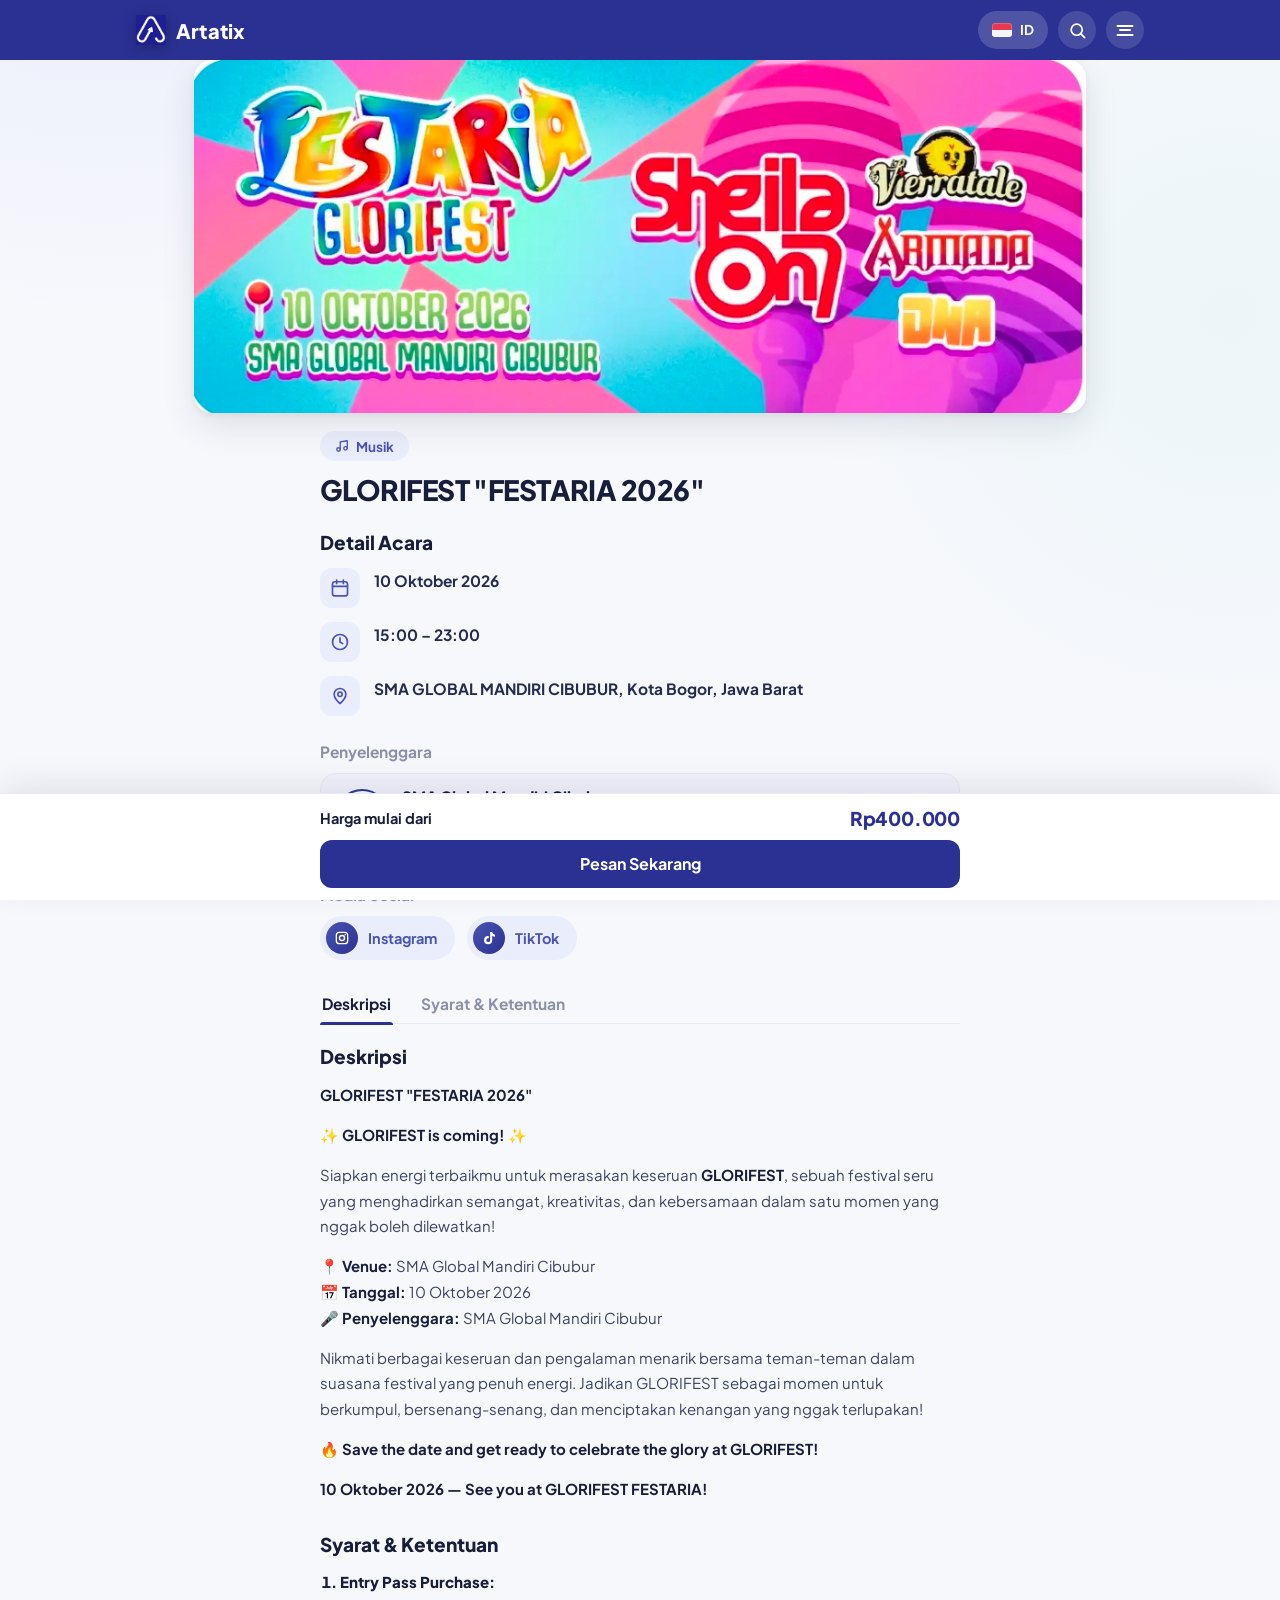
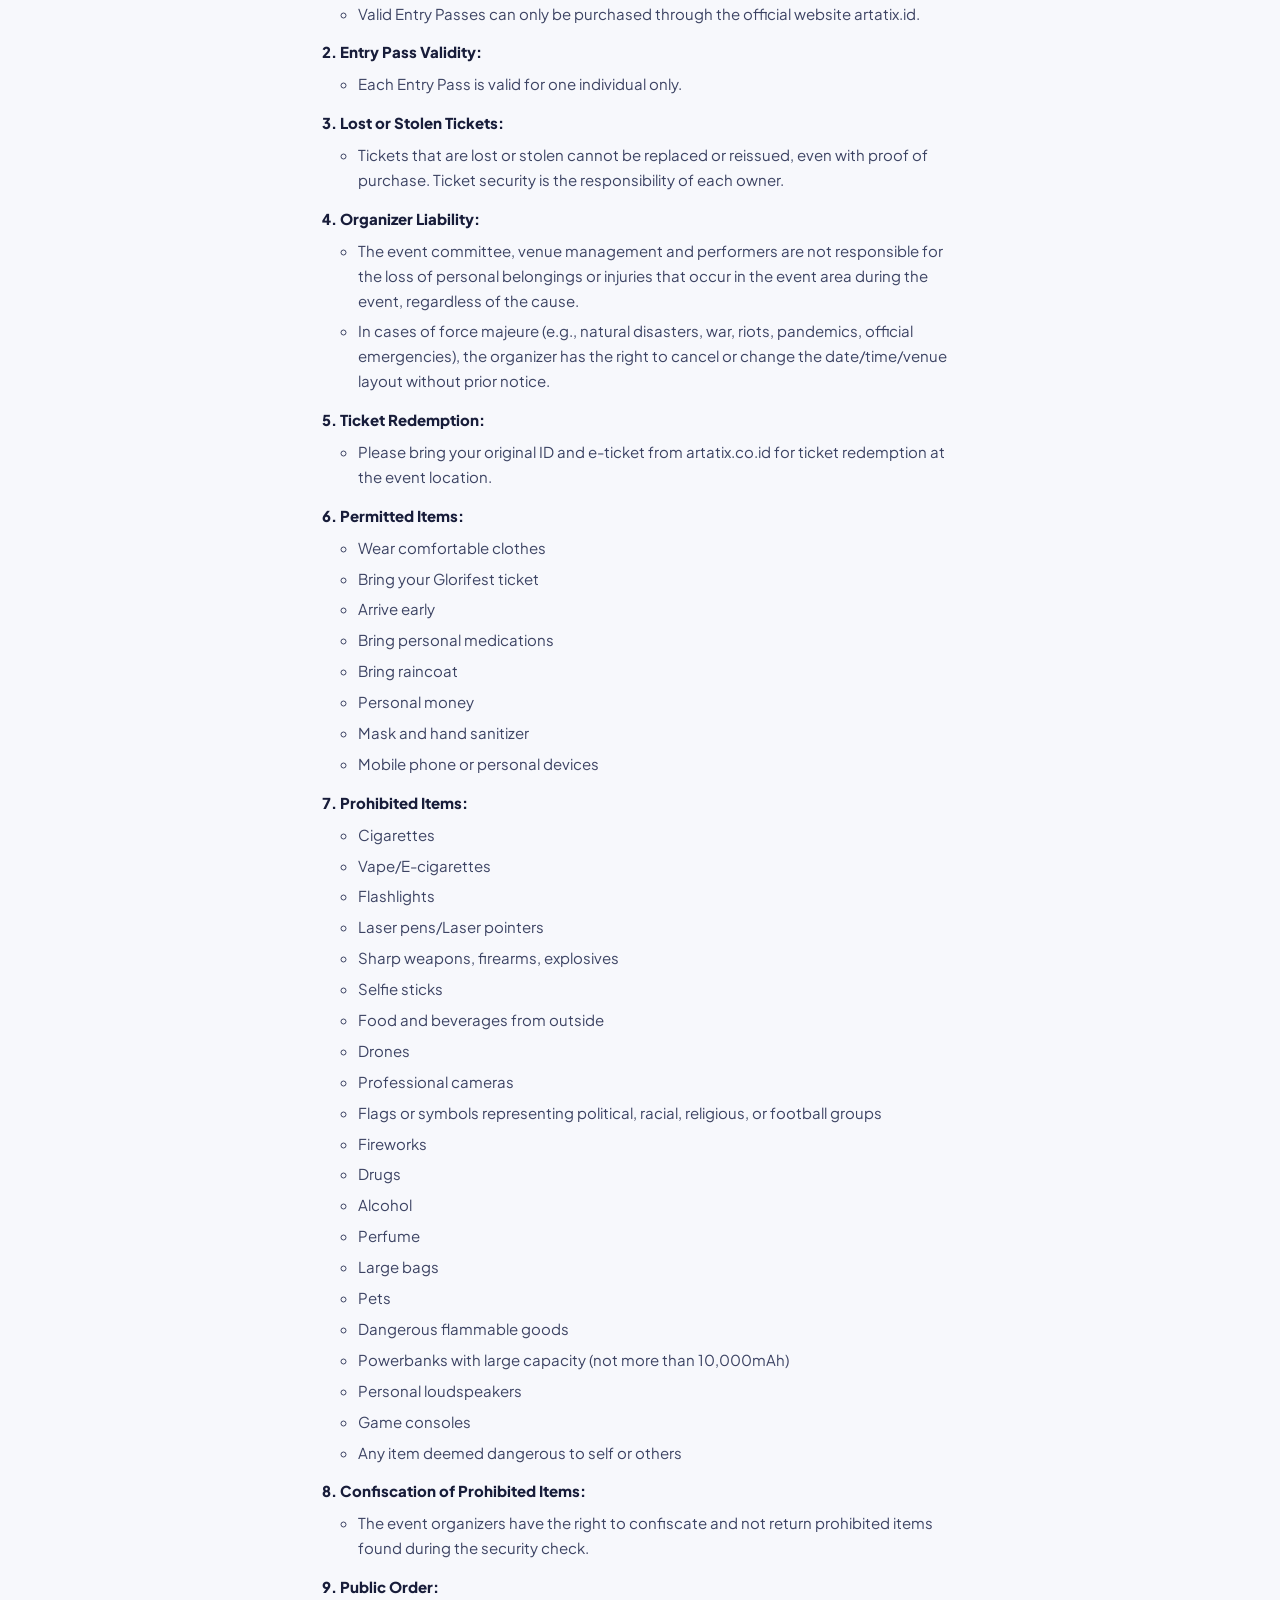
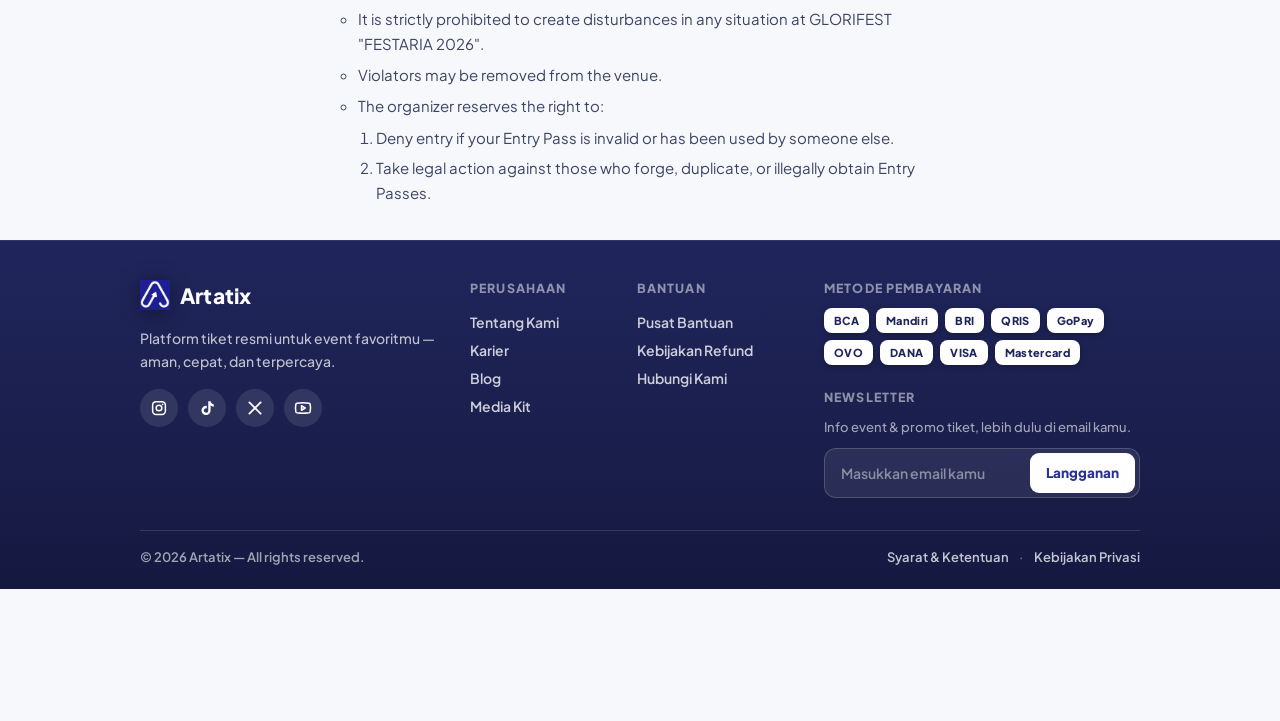
<file: index.html>
<!doctype html>
<html lang="id" class="no-js">
<head>
<meta charset="utf-8">
<meta name="viewport" content="width=device-width,initial-scale=1,viewport-fit=cover">
<title>GLORIFEST "FESTARIA 2026" | Artatix</title>
<meta name="description" content="GLORIFEST FESTARIA 2026 — 10 Oktober 2026, 15:00–23:00 di SMA Global Mandiri Cibubur, Kota Bogor, Jawa Barat. Tiket Rp400.000 hanya di Artatix.">
<meta name="theme-color" content="#2B3192">
<meta property="og:type" content="website">
<meta property="og:site_name" content="Artatix">
<meta property="og:title" content='GLORIFEST "FESTARIA 2026"'>
<meta property="og:description" content="Festival penuh energi — 10 Oktober 2026 di SMA Global Mandiri Cibubur, Kota Bogor. Tiket Rp400.000.">
<meta property="og:image" content="banner.jpg">
<meta property="og:locale" content="id_ID">
<meta name="twitter:card" content="summary_large_image">
<link rel="icon" type="image/png" href="logo.png">
<link rel="preload" as="image" href="banner.jpg" fetchpriority="high">
<link rel="preconnect" href="https://fonts.googleapis.com">
<link rel="preconnect" href="https://fonts.gstatic.com" crossorigin>
<link href="https://fonts.googleapis.com/css2?family=Plus+Jakarta+Sans:wght@400;500;600;700;800&display=swap" rel="stylesheet">
<script>document.documentElement.className=document.documentElement.className.replace('no-js','js');</script>


<script type="application/ld+json">
{"@context":"https://schema.org","@type":"Event","name":"GLORIFEST \"FESTARIA 2026\"",
"startDate":"2026-10-10T15:00:00+07:00","endDate":"2026-10-10T23:00:00+07:00",
"eventStatus":"https://schema.org/EventScheduled",
"eventAttendanceMode":"https://schema.org/OfflineEventAttendanceMode",
"image":["banner.jpg"],
"location":{"@type":"Place","name":"SMA Global Mandiri Cibubur",
"address":{"@type":"PostalAddress","addressLocality":"Kota Bogor","addressRegion":"Jawa Barat","addressCountry":"ID"}},
"organizer":{"@type":"Organization","name":"SMA Global Mandiri Cibubur"},
"offers":{"@type":"Offer","name":"Presale","price":"400000","priceCurrency":"IDR",
"availability":"https://schema.org/InStock","url":"https://artatix.id/"}}
</script>

<style>

:root{
  --c-primary:#2B3192; --c-primary-2:#3D46AE; --c-soft:#4A54B1;
  --tint:#EAEDFB; --tint-2:#F2F3FC;
  --ink:#181D3A; --ink-2:#252B4E; --body:#3C4363; --muted:#8A90A6;
  --line:#E8EAF3;
  --shadow-1:0 2px 6px rgba(24,29,58,.06),0 14px 34px rgba(24,29,58,.10);
  --font:'Plus Jakarta Sans',system-ui,-apple-system,'Segoe UI',Roboto,Arial,sans-serif;
  --header-h:60px; --bar-h:132px;
}
*,*::before,*::after{box-sizing:border-box}
html{-webkit-text-size-adjust:100%}
html.no-scroll,html.no-scroll body{overflow:hidden}
body,h1,h2,h3,p,figure{margin:0}
button{font-family:inherit;touch-action:manipulation}
img{max-width:100%}
a{color:inherit}
::selection{background:rgba(74,84,177,.18)}
:focus-visible{outline:3px solid #8b95ec;outline-offset:2px;border-radius:8px}
body{font-family:var(--font);color:var(--ink);background:#fff;-webkit-font-smoothing:antialiased;
  -webkit-tap-highlight-color:transparent;padding-bottom:calc(var(--bar-h) + env(safe-area-inset-bottom))}
.skip-link{position:absolute;left:-999px;top:8px;z-index:300;background:#fff;color:var(--c-primary);
  font-weight:800;padding:10px 16px;border-radius:10px;box-shadow:var(--shadow-1);text-decoration:none}
.skip-link:focus{left:8px}


.event-header{position:sticky;top:0;z-index:50;background:var(--c-primary);transition:box-shadow .25s}
.event-header.is-scrolled{box-shadow:0 8px 22px rgba(20,24,70,.35)}
.event-header-inner{max-width:1040px;margin:auto;height:var(--header-h);display:flex;align-items:center;
  justify-content:space-between;gap:12px;padding:0 16px}
.header-actions{display:flex;align-items:center;gap:10px}
.header-language{display:inline-flex;align-items:center;gap:8px;height:38px;padding:0 14px;border-radius:999px;
  background:rgba(255,255,255,.17);color:#fff;font:700 13.5px/1 var(--font);border:0;cursor:pointer;
  transition:background .2s,transform .12s}
.header-language:hover{background:rgba(255,255,255,.26)}
.header-language:active{transform:scale(.95)}
.header-circle{width:38px;height:38px;border-radius:50%;background:rgba(255,255,255,.13);border:0;color:#fff;
  display:inline-flex;flex-direction:column;align-items:center;justify-content:center;gap:4px;cursor:pointer;
  transition:background .2s,transform .12s}
.header-circle:hover{background:rgba(255,255,255,.24)}
.header-circle:active{transform:scale(.92)}
.header-circle svg{width:19px;height:19px}
.flag{width:20px;height:14px;border-radius:3px;box-shadow:inset 0 0 0 1px rgba(255,255,255,.2);
  background:linear-gradient(180deg,#E63950 0 50%,#F5F6FA 50% 100%)}
.flag--en{background:
  linear-gradient(90deg,transparent 44%,#D63447 44% 56%,transparent 56%),
  linear-gradient(180deg,transparent 42%,#D63447 42% 58%,transparent 58%),
  linear-gradient(90deg,transparent 40%,#fff 40% 60%,transparent 60%),
  linear-gradient(180deg,transparent 38%,#fff 38% 62%,transparent 62%),
  linear-gradient(45deg,transparent 47%,#fff 47% 53%,transparent 53%),
  linear-gradient(135deg,transparent 47%,#fff 47% 53%,transparent 53%),#26339B}


.brand{display:inline-flex;align-items:center;gap:10px;color:#fff;text-decoration:none;
  font-weight:800;font-size:20px;letter-spacing:.2px}
.brand-mark{width:30px;height:30px;flex:none;filter:drop-shadow(0 2px 6px rgba(0,0,0,.28));
  transition:transform .45s cubic-bezier(.34,1.56,.64,1),filter .3s}
.brand:hover .brand-mark{transform:rotate(-7deg) scale(1.07);filter:drop-shadow(0 4px 12px rgba(124,140,255,.6))}
.brand--dark{color:var(--ink)}
.brand--footer{color:#fff;font-size:21px}
.brand--footer .brand-mark{filter:drop-shadow(0 2px 10px rgba(0,0,0,.4))}


.menu-button{position:relative}
.menu-button .m-line{position:absolute;left:50%;width:17px;height:2px;border-radius:2px;background:#fff;
  transform:translate(-50%,0);
  transition:transform .35s cubic-bezier(.4,0,.2,1),opacity .25s,top .35s cubic-bezier(.4,0,.2,1),width .25s}
.m-line:nth-child(1){top:calc(50% - 5.5px)}
.m-line:nth-child(2){top:calc(50% - 1px);width:12px}
.m-line:nth-child(3){top:calc(50% + 3.5px)}
.menu-button:hover .m-line:nth-child(2){width:17px}
.menu-button[aria-expanded="true"] .m-line:nth-child(1){top:calc(50% - 1px);transform:translate(-50%,-50%) rotate(45deg)}
.menu-button[aria-expanded="true"] .m-line:nth-child(2){opacity:0;transform:translate(-50%,-50%) scaleX(.3)}
.menu-button[aria-expanded="true"] .m-line:nth-child(3){top:calc(50% - 1px);transform:translate(-50%,-50%) rotate(-45deg)}


.banner-wrap{max-width:1040px;margin-inline:auto}
.banner{position:relative;overflow:hidden;
  background:linear-gradient(110deg,#dfe3f5 25%,#f2f4fd 50%,#dfe3f5 75%);
  background-size:200% 100%;animation:shimmer 1.5s linear infinite}
.banner img{display:block;width:100%;height:auto;opacity:0;transition:opacity .45s ease}
.banner.is-loaded{animation:none;background:transparent}
.banner.is-loaded img{opacity:1}
.banner.is-error{animation:none;aspect-ratio:2/1;min-height:200px;
  background:linear-gradient(120deg,#FF4FA3,#8A4BFF 48%,#22C8E8)}
.banner.is-error img{display:none}
.banner-fallback{display:none;position:absolute;inset:0;place-items:center;text-align:center;color:#fff;padding:20px}
.banner.is-error .banner-fallback{display:grid}
.banner-fallback strong{font-size:clamp(20px,4.6vw,30px);font-weight:800;line-height:1.25;
  text-shadow:0 2px 12px rgba(0,0,0,.35)}
.banner-fallback span{display:block;margin-top:6px;font-weight:700;font-size:13px;opacity:.92;line-height:1.4}
@keyframes shimmer{to{background-position:-200% 0}}

html.no-js .banner{animation:none;background:transparent}
html.no-js .banner img{opacity:1}


.container{max-width:680px;margin-inline:auto;padding-inline:20px}
.event-content{padding-top:18px}
.music-badge{display:inline-flex;align-items:center;gap:7px;background:var(--tint);color:var(--c-soft);
  font:700 13.5px/1 var(--font);padding:8px 15px;border-radius:999px}
.music-badge svg{width:14px;height:14px}
h1[data-event-title]{margin:12px 0 22px;font-size:clamp(22px,5.4vw,28px);line-height:1.22;font-weight:800;
  letter-spacing:-.02em;color:var(--ink)}
.event-section{margin-bottom:26px}
.section-title{font-size:19px;font-weight:800;color:var(--ink);margin-bottom:14px}
.section-title--muted{font-size:15.5px;font-weight:700;color:var(--muted);margin-bottom:12px}
.detail-list{display:grid;gap:14px}
.detail-row{display:flex;align-items:flex-start;gap:14px}
.detail-icon{flex:none;width:40px;height:40px;border-radius:12px;background:var(--tint);
  display:grid;place-items:center;color:var(--c-soft)}
.detail-icon svg{width:20px;height:20px}
.detail-text{font-size:15.5px;font-weight:700;color:var(--ink-2);line-height:1.5;padding-top:1px}


.organizer-card{display:flex;align-items:center;gap:13px;background:var(--tint-2);border:1px solid var(--line);
  border-radius:16px;padding:13px 14px;transition:box-shadow .25s,transform .25s}
.organizer-card:hover{box-shadow:0 12px 28px rgba(74,84,177,.14);transform:translateY(-2px)}
.org-avatar{position:relative;flex:none;width:54px;height:54px;border-radius:50%;padding:2.5px;
  background:conic-gradient(from 140deg,#8B96FF,#4A54B1,#2B3192,#8B96FF)}
.org-avatar img{width:100%;height:100%;border-radius:50%;object-fit:cover;display:block;background:#fff}
.org-avatar .org-fallback{position:absolute;inset:2.5px;border-radius:50%;background:#fff;color:var(--c-soft);
  display:none;place-items:center;font-size:15px;font-weight:800}
.org-avatar.show-fallback img{display:none}
.org-avatar.show-fallback .org-fallback{display:grid}
.org-badge{position:absolute;right:-2px;bottom:-2px;width:19px;height:19px;border-radius:50%;
  background:linear-gradient(135deg,#4A54B1,var(--c-primary));border:2.5px solid var(--tint-2);
  display:grid;place-items:center;color:#fff}
.org-badge svg{width:9px;height:9px}
.org-meta{min-width:0;display:grid;gap:3px}
.org-meta strong{font-size:15.5px;font-weight:800;color:var(--ink);line-height:1.3}
.org-sub{display:inline-flex;align-items:center;gap:5px;font-size:12.5px;font-weight:700;color:var(--muted);flex-wrap:wrap}
.org-sub .v-ico{width:13px;height:13px;color:#16A34A;flex:none}
.org-sub b{color:var(--ink-2)}
.org-rate{font-size:12.5px;font-weight:800;color:#E8A03C;letter-spacing:1.5px}
.org-rate em{font-style:normal;color:var(--ink-2);letter-spacing:0;margin-left:2px}
.org-follow{margin-left:auto;flex:none;height:37px;padding:0 17px;border-radius:999px;
  border:1.5px solid var(--c-soft);background:#fff;color:var(--c-soft);font:800 13.5px var(--font);
  cursor:pointer;transition:background .2s,color .2s,border-color .2s,transform .12s}
.org-follow:hover{background:var(--tint)}
.org-follow:active{transform:scale(.94)}
.org-follow.is-on{background:var(--c-primary);border-color:var(--c-primary);color:#fff}
.org-follow.is-on:hover{background:var(--c-primary-2)}
@media(max-width:420px){.org-follow{padding:0 13px}}


.org-logo{position:relative;width:40px;height:40px;flex:none}
.org-logo img{width:100%;height:100%;border-radius:10px;object-fit:cover;background:var(--tint)}
.org-fallback{position:absolute;inset:0;border-radius:10px;background:var(--tint);color:var(--c-soft);
  display:none;place-items:center;font-size:14px;font-weight:800}
.org-logo.show-fallback img{display:none}
.org-logo.show-fallback .org-fallback{display:grid}

.social-row{display:flex;flex-wrap:wrap;gap:12px}
.social-pill{display:inline-flex;align-items:center;gap:10px;padding:6px 18px 6px 6px;border-radius:999px;
  background:var(--tint);text-decoration:none;color:var(--c-soft);font-weight:700;font-size:14.5px;
  transition:transform .15s,box-shadow .2s}
.social-pill:hover{transform:translateY(-2px);box-shadow:0 8px 18px rgba(74,84,177,.20)}
.social-bubble{width:32px;height:32px;border-radius:50%;display:grid;place-items:center;color:#fff;
  background:linear-gradient(135deg,var(--c-soft),var(--c-primary))}
.social-bubble svg{width:16px;height:16px}

.info-tabs{display:flex;gap:26px;border-bottom:1.5px solid var(--line);margin:4px 0 20px}
.info-tab{position:relative;background:none;border:0;cursor:pointer;padding:10px 2px 12px;
  font:700 15.5px/1 var(--font);color:var(--muted);transition:color .2s}
.info-tab:hover{color:var(--ink-2)}
.info-tab.active{color:var(--ink)}
.info-tab.active::after{content:"";position:absolute;left:0;right:0;bottom:-1.5px;height:3px;
  border-radius:3px 3px 0 0;background:var(--c-primary)}
.info-panel{margin-bottom:30px;scroll-margin-top:calc(var(--header-h) + 16px)}
.info-panel h2{font-size:19px;font-weight:800;color:var(--ink);margin-bottom:14px}
.description-text p{margin:0 0 14px;font-size:15px;line-height:1.72;color:var(--body)}
.description-text strong{color:var(--ink)}
.terms-list{margin:0;padding-left:20px;display:grid;gap:14px;font-size:15px;line-height:1.66;color:var(--body)}
.terms-list>li::marker{font-weight:800;color:var(--ink)}
.terms-list strong{color:var(--ink);font-weight:800}
.terms-list ul,.terms-list ol{margin-top:7px;padding-left:18px;display:grid;gap:6px}


.purchase-bar{position:fixed;left:0;right:0;bottom:0;z-index:60;background:#fff;
  border-top:1px solid var(--line);box-shadow:0 -10px 30px rgba(24,29,58,.09);
  padding:12px 0 calc(12px + env(safe-area-inset-bottom))}
.purchase-inner{max-width:680px;margin:auto;padding:0 20px}
.price-row{display:flex;align-items:center;justify-content:space-between;margin-bottom:10px}
.price-row span{font-size:14.5px;font-weight:700;color:var(--ink)}
.price-row strong{font-size:19px;font-weight:800;color:var(--c-primary);letter-spacing:-.01em}
.purchase-button{width:100%;height:48px;border:0;border-radius:12px;background:var(--c-primary);color:#fff;
  font:700 16px/1 var(--font);cursor:pointer;position:relative;overflow:hidden;
  transition:background .2s,transform .12s}
.purchase-button:hover{background:var(--c-primary-2)}
.purchase-button:active{transform:scale(.985)}
.purchase-button:disabled{opacity:.55;cursor:not-allowed}


.site-footer{margin-top:34px;background:linear-gradient(180deg,#20265C,#151940);color:#fff;
  box-shadow:inset 0 1px 0 rgba(255,255,255,.08)}
.footer-inner{max-width:1040px;margin:auto;padding:40px 20px 24px}
.footer-grid{display:grid;gap:30px 24px;grid-template-columns:repeat(2,1fr)}
.footer-brand{grid-column:1/-1}
.footer-about{margin-top:13px;font-size:14px;line-height:1.65;color:rgba(255,255,255,.72);
  max-width:38ch;font-weight:500}
.f-social{display:flex;gap:10px;margin-top:16px}
.f-social a{width:38px;height:38px;border-radius:50%;background:rgba(255,255,255,.1);display:grid;
  place-items:center;color:#fff;transition:background .2s,color .2s,transform .2s}
.f-social a:hover{background:#fff;color:var(--c-primary);transform:translateY(-3px)}
.f-social svg{width:18px;height:18px}
.footer-col{display:flex;flex-direction:column;align-items:flex-start}
.footer-col h3{margin:0 0 12px;font-size:12.5px;font-weight:800;letter-spacing:.09em;
  text-transform:uppercase;color:rgba(255,255,255,.5)}
.footer-col h3.mt{margin-top:24px}
.footer-col a{padding:5px 0;font-size:14px;font-weight:600;color:rgba(255,255,255,.78);text-decoration:none;
  width:fit-content;position:relative;transition:color .2s}
.footer-col a::after{content:"";position:absolute;left:0;bottom:2px;height:2px;width:0;
  border-radius:2px;background:#8B96FF;transition:width .25s}
.footer-col a:hover{color:#fff}
.footer-col a:hover::after{width:100%}
.footer-col--pay{grid-column:1/-1}
.pay-list{list-style:none;margin:0;padding:0;display:flex;flex-wrap:wrap;gap:7px}
.pay-list li{background:#fff;color:#20265C;font:800 11px var(--font);letter-spacing:.03em;
  padding:6px 10px;border-radius:8px;box-shadow:0 2px 6px rgba(0,0,0,.25)}
.news-desc{margin:0 0 10px;font-size:13px;line-height:1.6;color:rgba(255,255,255,.6);font-weight:500}
.newsletter{display:flex;width:100%;max-width:320px;background:rgba(255,255,255,.08);
  border:1.5px solid rgba(255,255,255,.18);border-radius:12px;padding:4px;transition:border-color .2s}
.newsletter:focus-within{border-color:#8B96FF}
.newsletter input{flex:1;min-width:0;border:0;outline:0;background:none;color:#fff;
  font:600 14px var(--font);padding:0 12px;height:40px}
.newsletter input::placeholder{color:rgba(255,255,255,.45)}
.newsletter button{border:0;border-radius:9px;background:#fff;color:var(--c-primary);
  font:800 13.5px var(--font);padding:0 16px;cursor:pointer;transition:background .2s,transform .12s}
.newsletter button:hover{background:#DDE2FF}
.newsletter button:active{transform:scale(.96)}
.footer-bottom{margin-top:32px;padding-top:18px;border-top:1px solid rgba(255,255,255,.12);
  display:flex;flex-wrap:wrap;gap:10px;align-items:center;justify-content:space-between}
.footer-bottom p{font-size:13px;color:rgba(255,255,255,.6);font-weight:600}
.footer-legal{display:flex;gap:10px;align-items:center;font-size:13px;font-weight:600}
.footer-legal a{color:rgba(255,255,255,.75);text-decoration:none}
.footer-legal a:hover{color:#fff;text-decoration:underline}
.footer-legal span{color:rgba(255,255,255,.35)}
@media(min-width:900px){
  .footer-grid{grid-template-columns:1.5fr .7fr .8fr 1.2fr}
  .footer-brand,.footer-col--pay{grid-column:auto}
}


.layer{position:fixed;inset:0;z-index:80}
.layer[hidden]{display:none!important}
.layer-backdrop{position:absolute;inset:0;background:rgba(15,17,40,.55);opacity:0;
  transition:opacity .28s;backdrop-filter:blur(3px)}
.layer.open .layer-backdrop{opacity:1}
.drawer{position:absolute;top:0;bottom:0;left:0;width:min(320px,86vw);background:#fff;
  transform:translateX(-103%);transition:transform .3s cubic-bezier(.2,.8,.25,1);
  display:flex;flex-direction:column;box-shadow:var(--shadow-1)}
.layer.open .drawer{transform:none}
.drawer-head{display:flex;align-items:center;justify-content:space-between;padding:15px 18px;border-bottom:1px solid var(--line)}
.drawer-nav{padding:10px;display:grid;gap:2px;overflow:auto;flex:1}
.drawer-link{display:flex;align-items:center;gap:12px;width:100%;padding:13px 12px;border:0;background:none;
  border-radius:12px;font:700 15px var(--font);color:var(--ink-2);cursor:pointer;text-align:left;
  text-decoration:none;transition:background .15s}
.drawer-link:hover{background:var(--tint-2)}
.drawer-link svg{width:20px;height:20px;color:var(--c-soft);flex:none}
.drawer-sec{padding:14px 18px calc(16px + env(safe-area-inset-bottom));border-top:1px solid var(--line)}
.drawer-title{margin:0 0 10px;font-size:12px;font-weight:800;letter-spacing:.08em;text-transform:uppercase;color:var(--muted)}
.search-panel{position:absolute;top:0;left:0;right:0;background:#fff;border-radius:0 0 20px 20px;
  padding:16px 18px 18px;transform:translateY(-104%);transition:transform .3s cubic-bezier(.2,.8,.25,1);
  box-shadow:var(--shadow-1)}
.layer.open .search-panel{transform:none}
.search-box{display:flex;align-items:center;gap:10px;background:var(--tint-2);border:1.5px solid transparent;
  border-radius:12px;padding:0 14px;transition:border-color .2s,background .2s}
.search-box:focus-within{border-color:var(--c-soft);background:#fff}
.search-box svg{width:18px;height:18px;color:var(--muted);flex:none}
.search-box input{flex:1;min-width:0;border:0;outline:0;background:none;height:46px;font:600 16px var(--font);color:var(--ink)}
.search-results{margin-top:12px;display:grid;gap:4px;max-height:46vh;overflow:auto}
.search-item{display:flex;align-items:center;justify-content:space-between;gap:10px;padding:12px;border:0;
  border-radius:12px;background:none;cursor:pointer;font:700 14.5px var(--font);color:var(--ink-2);text-align:left}
.search-item:hover{background:var(--tint-2)}
.search-item em{font-style:normal;font-size:11.5px;font-weight:700;color:var(--c-soft);
  background:var(--tint);padding:4px 9px;border-radius:999px;flex:none}
.search-empty{padding:16px 4px;font-size:14px;color:var(--muted);font-weight:600}
.sheet{position:absolute;left:0;right:0;bottom:0;background:#fff;border-radius:22px 22px 0 0;
  transform:translateY(105%);transition:transform .32s cubic-bezier(.2,.8,.25,1),opacity .25s;
  display:flex;flex-direction:column;max-height:88vh;max-height:88dvh;box-shadow:var(--shadow-1);
  overscroll-behavior:contain}
.layer.open .sheet{transform:none}
.sheet-grip{width:44px;height:5px;border-radius:99px;background:var(--line);margin:10px auto 2px;flex:none}
.sheet-head{display:flex;align-items:center;justify-content:space-between;padding:10px 20px 12px}
.sheet-head h3{font-size:18px;font-weight:800;color:var(--ink)}
.sheet-close{width:34px;height:34px;border-radius:50%;border:0;background:var(--tint-2);color:var(--ink-2);
  display:grid;place-items:center;cursor:pointer;transition:background .15s,transform .12s}
.sheet-close:hover{background:var(--tint)}
.sheet-close:active{transform:scale(.92)}
.sheet-close svg{width:16px;height:16px}
.sheet-event{display:flex;align-items:center;gap:12px;margin:0 20px 14px;padding:12px;
  border:1px solid var(--line);border-radius:14px;background:var(--tint-2)}
.sheet-event strong{display:block;font-size:14.5px;color:var(--ink);font-weight:800}
.sheet-event span{font-size:12.5px;color:var(--muted);font-weight:600}
.ticket-list{padding:0 20px;overflow:auto;display:grid;gap:10px;flex:1;min-height:0}
.ticket-card{display:flex;align-items:center;justify-content:space-between;gap:12px;
  border:1.5px solid var(--line);border-radius:14px;padding:13px 14px;transition:border-color .2s,background .2s}
.ticket-card.selected{border-color:var(--c-soft);background:var(--tint-2)}
.ticket-info strong{display:block;font-size:15px;font-weight:800;color:var(--ink)}
.ticket-info small{display:block;margin-top:3px;font-size:12.5px;font-weight:600;color:var(--muted)}
.ticket-info .t-price{display:block;margin-top:6px;font-size:15px;font-weight:800;color:var(--c-primary)}
.stepper{display:inline-flex;align-items:center;gap:2px;border:1.5px solid var(--line);border-radius:999px;padding:3px;flex:none}
.stepper button{width:30px;height:30px;border-radius:50%;border:0;background:var(--tint);color:var(--c-soft);
  font-size:17px;font-weight:800;line-height:1;cursor:pointer;display:grid;place-items:center;transition:.15s}
.stepper button:not(:disabled):hover{background:var(--c-soft);color:#fff}
.stepper button:disabled{opacity:.35;cursor:not-allowed}
.stepper output{min-width:26px;text-align:center;font:800 14.5px var(--font);color:var(--ink)}
.sheet-foot{margin-top:14px;padding:14px 20px calc(16px + env(safe-area-inset-bottom));
  border-top:1px solid var(--line);display:grid;gap:10px}
.total-row{display:flex;justify-content:space-between;align-items:center}
.total-row span{font-weight:700;color:var(--muted);font-size:14px}
.total-row strong{font-size:20px;font-weight:800;color:var(--ink)}
.sheet-note{font-size:12.5px;color:var(--muted);font-weight:600;text-align:center}
.btn-primary{height:48px;border:0;border-radius:12px;background:var(--c-primary);color:#fff;
  font:700 16px/1 var(--font);cursor:pointer;position:relative;overflow:hidden;transition:background .2s,transform .12s}
.btn-primary:hover:not(:disabled){background:var(--c-primary-2)}
.btn-primary:active:not(:disabled){transform:scale(.985)}
.btn-primary:disabled{opacity:.5;cursor:not-allowed}
@media (min-width:640px){
  .sheet{left:50%;right:auto;bottom:auto;top:50%;width:440px;border-radius:20px;
    transform:translate(-50%,-46%) scale(.96);opacity:0}
  .layer.open .sheet{transform:translate(-50%,-50%) scale(1);opacity:1}
  .sheet-grip{display:none}
}


#toasts{position:fixed;left:50%;bottom:calc(var(--bar-h) + env(safe-area-inset-bottom) + 14px);
  transform:translateX(-50%);z-index:120;display:grid;gap:8px;justify-items:center;pointer-events:none;width:min(92vw,420px)}
.toast{background:var(--ink);color:#fff;font:700 13.5px var(--font);padding:12px 18px;border-radius:999px;
  box-shadow:0 12px 30px rgba(24,29,58,.35);opacity:0;transform:translateY(8px);transition:.3s;max-width:100%;text-align:center}
.toast.show{opacity:1;transform:none}
.to-top{position:fixed;right:16px;bottom:calc(var(--bar-h) + env(safe-area-inset-bottom) + 16px);z-index:70;
  width:44px;height:44px;border-radius:50%;border:0;background:var(--c-primary);color:#fff;display:grid;
  place-items:center;cursor:pointer;box-shadow:0 8px 22px rgba(43,49,146,.4);
  opacity:0;visibility:hidden;transform:translateY(12px);transition:.3s}
.to-top.show{opacity:1;visibility:visible;transform:none}
.to-top:hover{background:var(--c-primary-2);transform:translateY(-2px)}
.to-top svg{width:20px;height:20px}
.ripple{position:absolute;border-radius:50%;background:rgba(255,255,255,.35);transform:scale(0);
  animation:ripple .6s ease-out forwards;pointer-events:none}
@keyframes ripple{to{transform:scale(3);opacity:0}}


@media (prefers-reduced-motion:no-preference){
  html{scroll-behavior:smooth}
  .js .reveal{opacity:0;transform:translateY(16px);
    transition:opacity .55s ease,transform .55s cubic-bezier(.2,.7,.3,1)}
  .js .reveal.in{opacity:1;transform:none}
}
@media (prefers-reduced-motion:reduce){
  *,*::before,*::after{animation-duration:.01ms!important;animation-iteration-count:1!important;
    transition-duration:.01ms!important}
  html{scroll-behavior:auto}
}
@media (min-width:760px){
  .banner-wrap{max-width:940px;padding:0 24px}
  .banner{border-radius:18px;box-shadow:var(--shadow-1)}
}
</style>
  <link rel="stylesheet" href="enhancements.css">
</head>

<body class="event-page">
<a class="skip-link" href="#main">Langsung ke konten</a>


<svg width="0" height="0" style="position:absolute;overflow:hidden" aria-hidden="true" focusable="false">
  <defs>
    <linearGradient id="gMark" x1="0" y1="0" x2="1" y2="1">
      <stop offset="0" stop-color="#8B96FF"/><stop offset=".5" stop-color="#4A54B1"/><stop offset="1" stop-color="#262C7E"/>
    </linearGradient>
    <linearGradient id="gShine" x1="0" y1="0" x2="1" y2="1">
      <stop offset="0" stop-color="#fff" stop-opacity=".3"/><stop offset=".45" stop-color="#fff" stop-opacity="0"/>
    </linearGradient>
    <symbol id="logoMark" viewBox="0 0 40 40">
      <rect x="1.5" y="1.5" width="37" height="37" rx="11.5" fill="url(#gMark)"/>
      <rect x="1.5" y="1.5" width="37" height="37" rx="11.5" fill="url(#gShine)"/>
      <path d="M28.5 10v20" stroke="rgba(255,255,255,.38)" stroke-width="2" stroke-dasharray="2.6 3.4" stroke-linecap="round"/>
      <path d="M11.5 28.5 19 10.5l7.5 18" fill="none" stroke="#fff" stroke-width="3.4" stroke-linecap="round" stroke-linejoin="round"/>
      <path d="M14.7 22.4h8.6" stroke="#fff" stroke-width="3.1" stroke-linecap="round"/>
    </symbol>
  </defs>
</svg>


<header class="event-header">
  <div class="event-header-inner">
    <a class="brand" href="index.html" aria-label="Artatix — Beranda">
      <img class="brand-mark" src="logo.png" alt="Artatix">
      <span>Artatix</span>
    </a>
    <div class="header-actions">
      <button class="header-language" id="langBtn" type="button" aria-label="Bahasa Indonesia" aria-live="polite">
        <span class="flag" id="langFlag" aria-hidden="true"></span><span id="langCode">ID</span>
      </button>
      <button class="header-circle" id="searchBtn" type="button" aria-label="Cari" aria-controls="searchLayer" aria-expanded="false">
        <svg viewBox="0 0 24 24" fill="none" stroke="currentColor" stroke-width="2.2" stroke-linecap="round" aria-hidden="true"><circle cx="11" cy="11" r="7"/><path d="m16.6 16.6 4.4 4.4"/></svg>
      </button>
      <button class="header-circle menu-button" id="menuBtn" type="button" aria-label="Menu" aria-controls="drawer" aria-expanded="false">
        <span class="m-line"></span><span class="m-line"></span><span class="m-line"></span>
      </button>
    </div>
  </div>
</header>

<main id="main">

  <div class="banner-wrap">
    <figure class="banner" id="banner">

      <img id="bannerImg" src="banner.jpg"
           alt="Poster GLORIFEST FESTARIA 2026 — 10 October 2026, SMA Global Mandiri Cibubur"
           width="1400" height="520" fetchpriority="high" decoding="async">
      <figcaption class="banner-fallback" aria-hidden="true">
        <div><strong>GLORIFEST "FESTARIA 2026"</strong><span>10 October 2026 · SMA Global Mandiri Cibubur</span></div>
      </figcaption>
    </figure>

    <noscript><style>
    .banner{animation:none!important;background:transparent!important}
    .banner img{opacity:1!important}
    </style></noscript>
  </div>


  <div class="container event-content">
    <div class="reveal">
      <span class="music-badge">
        <svg viewBox="0 0 24 24" fill="none" stroke="currentColor" stroke-width="2.2" stroke-linecap="round" stroke-linejoin="round" aria-hidden="true"><path d="M9 18V5l12-2v13"/><circle cx="6" cy="18" r="3"/><circle cx="18" cy="16" r="3"/></svg>
        <span data-i18n="music">Musik</span>
      </span>
      <h1 data-event-title>GLORIFEST "FESTARIA 2026"</h1>
    </div>


    <section class="event-section reveal" aria-labelledby="detailTitle">
      <h2 class="section-title" id="detailTitle" data-i18n="details">Detail Acara</h2>
      <div class="detail-list">
        <div class="detail-row">
          <span class="detail-icon" aria-hidden="true"><svg viewBox="0 0 24 24" fill="none" stroke="currentColor" stroke-width="2" stroke-linecap="round"><rect x="3" y="4.5" width="18" height="17" rx="3"/><path d="M8 2.5v4M16 2.5v4M3 10h18"/></svg></span>
          <div class="detail-text"><strong data-event-date>10 Oktober 2026</strong></div>
        </div>
        <div class="detail-row">
          <span class="detail-icon" aria-hidden="true"><svg viewBox="0 0 24 24" fill="none" stroke="currentColor" stroke-width="2" stroke-linecap="round"><circle cx="12" cy="12" r="9"/><path d="M12 7v5l3.2 2"/></svg></span>
          <div class="detail-text"><strong data-event-time>15:00 – 23:00</strong></div>
        </div>
        <div class="detail-row">
          <span class="detail-icon" aria-hidden="true"><svg viewBox="0 0 24 24" fill="none" stroke="currentColor" stroke-width="2" stroke-linecap="round" stroke-linejoin="round"><path d="M12 21s-7-5.6-7-11a7 7 0 1 1 14 0c0 5.4-7 11-7 11Z"/><circle cx="12" cy="10" r="2.6"/></svg></span>
          <div class="detail-text"><strong><span data-event-venue>SMA GLOBAL MANDIRI CIBUBUR</span>, <span data-event-city>Kota Bogor, Jawa Barat</span></strong></div>
        </div>
      </div>
    </section>


    <section class="event-section reveal" aria-labelledby="orgTitle">
      <h2 class="section-title section-title--muted" id="orgTitle" data-i18n="organizerTitle">Penyelenggara</h2>
      <div class="organizer-card">
        <span class="org-avatar" data-fallback-wrap>
          <img id="orgImg" src="logo-promotor.jpg" alt="Logo SMA Global Mandiri Cibubur" width="54" height="54" loading="lazy" decoding="async" data-fallback>
          <span class="org-fallback" aria-hidden="true">SG</span>
          <span class="org-badge" aria-hidden="true"><svg viewBox="0 0 24 24" fill="none" stroke="currentColor" stroke-width="3.4" stroke-linecap="round" stroke-linejoin="round"><path d="m4.5 12.8 4.6 4.6L19.5 7"/></svg></span>
        </span>
        <div class="org-meta">
          <strong data-organizer>SMA Global Mandiri Cibubur</strong>
          <span class="org-sub">
            <svg class="v-ico" viewBox="0 0 24 24" fill="none" stroke="currentColor" stroke-width="3" stroke-linecap="round" stroke-linejoin="round" aria-hidden="true"><path d="m4.5 12.8 4.6 4.6L19.5 7"/></svg>
            <span data-i18n="verified">Verified Organizer</span> · <b>12</b> <span data-i18n="organizerEvents">acara diselenggarakan</span>
          </span>
          <span class="org-rate" aria-label="Rating penyelenggara 4,9 dari 5">★★★★★ <em>4.9</em></span>
        </div>
        <button class="org-follow" id="followBtn" type="button" aria-pressed="false">+ Ikuti</button>
      </div>
    </section>


    <section class="event-section reveal" aria-labelledby="socTitle">
      <h2 class="section-title section-title--muted" id="socTitle" data-i18n="social">Media Sosial</h2>
      <div class="social-row">
        <a href="https://www.instagram.com/glorifest" target="_blank" rel="noopener noreferrer" class="social-pill" aria-label="Instagram GLORIFEST">
          <span class="social-bubble" aria-hidden="true"><svg viewBox="0 0 24 24" fill="none" stroke="currentColor" stroke-width="2"><rect x="3.5" y="3.5" width="17" height="17" rx="4.5"/><circle cx="12" cy="12" r="3.8"/><circle cx="16.8" cy="7.2" r="1.1" fill="currentColor" stroke="none"/></svg></span>
          <span>Instagram</span>
        </a>
        <a href="https://www.tiktok.com/@glorifest" target="_blank" rel="noopener noreferrer" class="social-pill" aria-label="TikTok GLORIFEST">
          <span class="social-bubble" aria-hidden="true"><svg viewBox="0 0 24 24" aria-hidden="true"><path fill="currentColor" d="M16.8 3c.4 2.2 1.9 3.7 4.2 4v3.2c-1.6 0-3-.5-4.2-1.4v6.4a6.1 6.1 0 1 1-6.1-6.1c.35 0 .7.03 1 .1v3.3a2.9 2.9 0 1 0 2 2.7V3h3.1Z"/></svg></span>
          <span>TikTok</span>
        </a>
      </div>
    </section>


    <nav class="info-tabs reveal" aria-label="Informasi acara">
      <button class="info-tab active" type="button" data-scroll="deskripsi" data-i18n="desc" aria-current="true">Deskripsi</button>
      <button class="info-tab" type="button" data-scroll="syarat" data-i18n="terms" aria-current="false">Syarat &amp; Ketentuan</button>
    </nav>


    <section id="deskripsi" class="info-panel reveal" aria-labelledby="descTitle">
      <h2 id="descTitle" data-i18n="desc">Deskripsi</h2>
      <div class="description-text">
        <p><strong>GLORIFEST "FESTARIA 2026"</strong></p>
        <p>✨ <strong>GLORIFEST is coming!</strong> ✨</p>
        <p>Siapkan energi terbaikmu untuk merasakan keseruan <strong>GLORIFEST</strong>, sebuah festival seru yang menghadirkan semangat, kreativitas, dan kebersamaan dalam satu momen yang nggak boleh dilewatkan!</p>
        <p>📍 <strong>Venue:</strong> SMA Global Mandiri Cibubur<br>📅 <strong>Tanggal:</strong> 10 Oktober 2026<br>🎤 <strong>Penyelenggara:</strong> SMA Global Mandiri Cibubur</p>
        <p>Nikmati berbagai keseruan dan pengalaman menarik bersama teman-teman dalam suasana festival yang penuh energi. Jadikan GLORIFEST sebagai momen untuk berkumpul, bersenang-senang, dan menciptakan kenangan yang nggak terlupakan!</p>
        <p>🔥 <strong>Save the date and get ready to celebrate the glory at GLORIFEST!</strong></p>
        <p><strong>10 Oktober 2026 — See you at GLORIFEST FESTARIA!</strong></p>
      </div>
    </section>


    <section id="syarat" class="info-panel reveal" aria-labelledby="termsTitle">
      <h2 id="termsTitle" data-i18n="terms">Syarat &amp; Ketentuan</h2>
      <ol class="terms-list">
        <li><strong>Entry Pass Purchase:</strong><ul><li>Valid Entry Passes can only be purchased through the official website artatix.id.</li></ul></li>
        <li><strong>Entry Pass Validity:</strong><ul><li>Each Entry Pass is valid for one individual only.</li></ul></li>
        <li><strong>Lost or Stolen Tickets:</strong><ul><li>Tickets that are lost or stolen cannot be replaced or reissued, even with proof of purchase. Ticket security is the responsibility of each owner.</li></ul></li>
        <li><strong>Organizer Liability:</strong><ul><li>The event committee, venue management and performers are not responsible for the loss of personal belongings or injuries that occur in the event area during the event, regardless of the cause.</li><li>In cases of force majeure (e.g., natural disasters, war, riots, pandemics, official emergencies), the organizer has the right to cancel or change the date/time/venue layout without prior notice.</li></ul></li>
        <li><strong>Ticket Redemption:</strong><ul><li>Please bring your original ID and e-ticket from artatix.co.id for ticket redemption at the event location.</li></ul></li>
        <li><strong>Permitted Items:</strong><ul><li>Wear comfortable clothes</li><li>Bring your Glorifest ticket</li><li>Arrive early</li><li>Bring personal medications</li><li>Bring raincoat</li><li>Personal money</li><li>Mask and hand sanitizer</li><li>Mobile phone or personal devices</li></ul></li>
        <li><strong>Prohibited Items:</strong><ul><li>Cigarettes</li><li>Vape/E-cigarettes</li><li>Flashlights</li><li>Laser pens/Laser pointers</li><li>Sharp weapons, firearms, explosives</li><li>Selfie sticks</li><li>Food and beverages from outside</li><li>Drones</li><li>Professional cameras</li><li>Flags or symbols representing political, racial, religious, or football groups</li><li>Fireworks</li><li>Drugs</li><li>Alcohol</li><li>Perfume</li><li>Large bags</li><li>Pets</li><li>Dangerous flammable goods</li><li>Powerbanks with large capacity (not more than 10,000mAh)</li><li>Personal loudspeakers</li><li>Game consoles</li><li>Any item deemed dangerous to self or others</li></ul></li>
        <li><strong>Confiscation of Prohibited Items:</strong><ul><li>The event organizers have the right to confiscate and not return prohibited items found during the security check.</li></ul></li>
        <li><strong>Public Order:</strong><ul><li>It is strictly prohibited to create disturbances in any situation at GLORIFEST "FESTARIA 2026".</li><li>Violators may be removed from the venue.</li><li>The organizer reserves the right to:<ol><li>Deny entry if your Entry Pass is invalid or has been used by someone else.</li><li>Take legal action against those who forge, duplicate, or illegally obtain Entry Passes.</li></ol></li></ul></li>
      </ol>
    </section>
  </div>
</main>


<div class="purchase-bar">
  <div class="purchase-inner">
    <div class="price-row">
      <span data-i18n="from">Harga mulai dari</span>
      <strong data-price-from>Rp400.000</strong>
    </div>
    <button class="purchase-button" id="buyTicketBtn" type="button" data-i18n="cta">Beli Tiket</button>
  </div>
</div>


<footer class="site-footer">
  <div class="footer-inner">
    <div class="footer-grid">
      <div class="footer-brand">
        <span class="brand brand--footer">
          <img class="brand-mark" src="logo.png" alt="Artatix">
          <span>Artatix</span>
        </span>
        <p class="footer-about" data-i18n="fAbout">Platform tiket resmi untuk event favoritmu — aman, cepat, dan terpercaya.</p>
        <div class="f-social">
          <a href="https://www.instagram.com/glorifest" target="_blank" rel="noopener noreferrer" aria-label="Instagram">
            <svg viewBox="0 0 24 24" fill="none" stroke="currentColor" stroke-width="2" aria-hidden="true"><rect x="3.5" y="3.5" width="17" height="17" rx="4.5"/><circle cx="12" cy="12" r="3.8"/><circle cx="16.8" cy="7.2" r="1.1" fill="currentColor" stroke="none"/></svg>
          </a>
          <a href="https://www.tiktok.com/@glorifest" target="_blank" rel="noopener noreferrer" aria-label="TikTok">
            <svg viewBox="0 0 24 24" aria-hidden="true"><path fill="currentColor" d="M16.8 3c.4 2.2 1.9 3.7 4.2 4v3.2c-1.6 0-3-.5-4.2-1.4v6.4a6.1 6.1 0 1 1-6.1-6.1c.35 0 .7.03 1 .1v3.3a2.9 2.9 0 1 0 2 2.7V3h3.1Z"/></svg>
          </a>
          <a aria-label="X (Twitter)">
            <svg viewBox="0 0 24 24" fill="none" stroke="currentColor" stroke-width="2.4" stroke-linecap="round" aria-hidden="true"><path d="M4.5 4.5l15 15M19.5 4.5l-15 15"/></svg>
          </a>
          <a aria-label="YouTube">
            <svg viewBox="0 0 24 24" fill="none" stroke="currentColor" stroke-width="2" stroke-linejoin="round" aria-hidden="true"><path d="M2.5 17a24.1 24.1 0 0 1 0-10 2 2 0 0 1 1.4-1.4 49.6 49.6 0 0 1 16.2 0A2 2 0 0 1 21.5 7a24.1 24.1 0 0 1 0 10 2 2 0 0 1-1.4 1.4 49.6 49.6 0 0 1-16.2 0A2 2 0 0 1 2.5 17Z"/><path d="m10 15 5-3-5-3Z"/></svg>
          </a>
        </div>
      </div>
      <nav class="footer-col" aria-labelledby="fCompanyH">
        <h3 id="fCompanyH" data-i18n="fCompany">Perusahaan</h3>
        <a data-i18n="about">Tentang Kami</a>
        <a data-i18n="careers">Karier</a>
        <a data-i18n="blog">Blog</a>
        <a data-i18n="mediaKit">Media Kit</a>
      </nav>
      <nav class="footer-col" aria-labelledby="fHelpH">
        <h3 id="fHelpH" data-i18n="fHelp">Bantuan</h3>
        <a data-i18n="helpCenter">Pusat Bantuan</a>
        <a data-i18n="refund">Kebijakan Refund</a>
        <a data-i18n="contact">Hubungi Kami</a>
      </nav>
      <div class="footer-col footer-col--pay">
        <h3 data-i18n="payments">Metode Pembayaran</h3>
        <ul class="pay-list" role="list">
          <li>BCA</li><li>Mandiri</li><li>BRI</li><li>QRIS</li><li>GoPay</li><li>OVO</li><li>DANA</li><li>VISA</li><li>Mastercard</li>
        </ul>
        <h3 class="mt" data-i18n="newsTitle">Newsletter</h3>
        <p class="news-desc" data-i18n="newsDesc">Info event &amp; promo tiket, lebih dulu di email kamu.</p>
        <form class="newsletter" id="newsForm" novalidate>
          <input id="newsEmail" type="email" required autocomplete="email" placeholder="Masukkan email kamu" data-i18n-placeholder="emailPh" aria-label="Email">
          <button type="submit" data-i18n="subscribe">Langganan</button>
        </form>
      </div>
    </div>
    <div class="footer-bottom">
      <p>© <span data-year>2026</span> Artatix — All rights reserved.</p>
      <div class="footer-legal">
        <a href="#syarat" data-i18n="terms">Syarat &amp; Ketentuan</a><span aria-hidden="true">·</span>
        <a data-i18n="privacy">Kebijakan Privasi</a>
      </div>
    </div>
  </div>
</footer>


<div class="layer" id="drawer" hidden>
  <div class="layer-backdrop" data-close-layer></div>
  <aside class="drawer" role="dialog" aria-modal="true" aria-label="Menu navigasi">
    <div class="drawer-head">
      <span class="brand brand--dark">
        <img class="brand-mark" src="logo.png" alt="Artatix">
        <span>Artatix</span>
      </span>
      <button class="sheet-close" type="button" data-close-layer data-i18n-aria="close" aria-label="Tutup">
        <svg viewBox="0 0 24 24" fill="none" stroke="currentColor" stroke-width="2.4" stroke-linecap="round" aria-hidden="true"><path d="M6 6l12 12M18 6 6 18"/></svg>
      </button>
    </div>
    <nav class="drawer-nav" aria-label="Menu utama">
      <a class="drawer-link" href="index.html">
        <svg viewBox="0 0 24 24" fill="none" stroke="currentColor" stroke-width="2" stroke-linecap="round" stroke-linejoin="round" aria-hidden="true"><path d="m3 10.5 9-7.5 9 7.5"/><path d="M5.5 9.5V20a1 1 0 0 0 1 1h11a1 1 0 0 0 1-1V9.5"/></svg>
        <span data-i18n="home">Beranda</span>
      </a>
      <button class="drawer-link" type="button" data-go-tickets>
        <svg viewBox="0 0 24 24" fill="none" stroke="currentColor" stroke-width="2" stroke-linecap="round" stroke-linejoin="round" aria-hidden="true"><path d="M4 7.5A1.5 1.5 0 0 1 5.5 6h13A1.5 1.5 0 0 1 20 7.5v2.2a2.3 2.3 0 0 0 0 4.6v2.2a1.5 1.5 0 0 1-1.5 1.5h-13A1.5 1.5 0 0 1 4 16.5v-2.2a2.3 2.3 0 0 0 0-4.6Z"/><path d="M14 6v12" stroke-dasharray="2.5 2.5"/></svg>
        <span data-i18n="tickets">Pesan Tiket</span>
      </button>
      <button class="drawer-link" type="button" data-scroll="deskripsi">
        <svg viewBox="0 0 24 24" fill="none" stroke="currentColor" stroke-width="2" stroke-linecap="round" aria-hidden="true"><circle cx="12" cy="12" r="9"/><path d="M12 11v5M12 8h.01"/></svg>
        <span data-i18n="desc">Deskripsi</span>
      </button>
      <button class="drawer-link" type="button" data-scroll="syarat">
        <svg viewBox="0 0 24 24" fill="none" stroke="currentColor" stroke-width="2" stroke-linecap="round" stroke-linejoin="round" aria-hidden="true"><path d="M14 3H7a2 2 0 0 0-2 2v14a2 2 0 0 0 2 2h10a2 2 0 0 0 2-2V8Z"/><path d="M14 3v5h5M9 13h6M9 17h6"/></svg>
        <span data-i18n="terms">Syarat &amp; Ketentuan</span>
      </button>
    </nav>
    <div class="drawer-sec">
      <p class="drawer-title" data-i18n="follow">Ikuti Kami</p>
      <div class="social-row">
        <a href="https://www.instagram.com/glorifest" target="_blank" rel="noopener noreferrer" class="social-pill" aria-label="Instagram"><span class="social-bubble" aria-hidden="true"><svg viewBox="0 0 24 24" fill="none" stroke="currentColor" stroke-width="2"><rect x="3.5" y="3.5" width="17" height="17" rx="4.5"/><circle cx="12" cy="12" r="3.8"/><circle cx="16.8" cy="7.2" r="1.1" fill="currentColor" stroke="none"/></svg></span><span>Instagram</span></a>
        <a href="https://www.tiktok.com/@glorifest" target="_blank" rel="noopener noreferrer" class="social-pill" aria-label="TikTok"><span class="social-bubble" aria-hidden="true"><svg viewBox="0 0 24 24"><path fill="currentColor" d="M16.8 3c.4 2.2 1.9 3.7 4.2 4v3.2c-1.6 0-3-.5-4.2-1.4v6.4a6.1 6.1 0 1 1-6.1-6.1c.35 0 .7.03 1 .1v3.3a2.9 2.9 0 1 0 2 2.7V3h3.1Z"/></svg></span><span>TikTok</span></a>
      </div>
    </div>
  </aside>
</div>


<div class="layer" id="searchLayer" hidden>
  <div class="layer-backdrop" data-close-layer></div>
  <div class="search-panel" role="dialog" aria-modal="true" aria-label="Pencarian">
    <div class="search-box">
      <svg viewBox="0 0 24 24" fill="none" stroke="currentColor" stroke-width="2.2" stroke-linecap="round" aria-hidden="true"><circle cx="11" cy="11" r="7"/><path d="m16.6 16.6 4.4 4.4"/></svg>
      <input id="searchInput" type="search" autocomplete="off" data-i18n-placeholder="searchPh" placeholder="Cari artis, bagian, atau tiket…" aria-label="Cari">
    </div>
    <div class="search-results" id="searchResults" role="listbox" aria-label="Hasil pencarian"></div>
  </div>
</div>


<div class="layer" id="ticketSheet" hidden>
  <div class="layer-backdrop" data-close-layer></div>
  <div class="sheet" role="dialog" aria-modal="true" aria-labelledby="sheetTitle">
    <div class="sheet-grip" aria-hidden="true"></div>
    <header class="sheet-head">
      <h3 id="sheetTitle" data-i18n="sheetTitle">Pilih Tiket</h3>
      <button class="sheet-close" type="button" data-close-layer data-i18n-aria="close" aria-label="Tutup">
        <svg viewBox="0 0 24 24" fill="none" stroke="currentColor" stroke-width="2.4" stroke-linecap="round" aria-hidden="true"><path d="M6 6l12 12M18 6 6 18"/></svg>
      </button>
    </header>
    <div class="sheet-event">
      <span class="org-logo" data-fallback-wrap>
        <img src="banner.jpg" alt="" width="40" height="40" loading="lazy" decoding="async" data-fallback>
        <span class="org-fallback" aria-hidden="true">G</span>
      </span>
      <div>
        <strong data-event-title>GLORIFEST "FESTARIA 2026"</strong>
        <span><span data-event-date>10 Oktober 2026</span> · <span data-event-time>15:00 – 23:00</span></span>
      </div>
    </div>
    <div class="ticket-list" id="ticketList"></div>
    <footer class="sheet-foot">
      <div class="total-row"><span data-i18n="total">Total</span><strong id="sheetTotal">Rp0</strong></div>
      <button class="btn-primary" id="checkoutBtn" type="button" disabled data-i18n="checkout">Lanjut ke Pembayaran</button>
      <p class="sheet-note" id="sheetNote">Pilih tiket untuk melanjutkan</p>
    </footer>
  </div>
</div>


<button class="to-top" id="toTop" type="button" aria-label="Kembali ke atas" data-i18n-aria="top">
  <svg viewBox="0 0 24 24" fill="none" stroke="currentColor" stroke-width="2.6" stroke-linecap="round" stroke-linejoin="round" aria-hidden="true"><path d="M12 19V5"/><path d="m5 12 7-7 7 7"/></svg>
</button>

<div id="toasts" aria-live="polite" aria-atomic="false"></div>

<script>
(function(){
'use strict';

const $=(s,c=document)=>c.querySelector(s);
const $$=(s,c=document)=>Array.from((c||document).querySelectorAll(s));
const motionOK=!window.matchMedia('(prefers-reduced-motion: reduce)').matches;
const fmtIDR=n=>'Rp'+Number(n||0).toLocaleString('id-ID');


(function(){
  const banner=$('#banner'),img=$('#bannerImg');if(!banner||!img)return;
  const done=()=>{
    banner.classList.add('is-loaded');

    if(img.naturalWidth){
      img.setAttribute('width',img.naturalWidth);
      img.setAttribute('height',img.naturalHeight);
    }
  };
  const fail=()=>{banner.classList.add('is-error');banner.classList.remove('is-loaded');};
  if(img.complete){

    (img.naturalWidth>0)?done():fail();
  }else{
    img.addEventListener('load',done,{once:true});
    img.addEventListener('error',fail,{once:true});
  }
})();


const DEFAULT_EVENT={
  title:'GLORIFEST "FESTARIA 2026"',
  date:'10 Oktober 2026', time:'15:00 – 23:00',
  venue:'SMA GLOBAL MANDIRI CIBUBUR', city:'Kota Bogor, Jawa Barat',
  organizer:'SMA Global Mandiri Cibubur', priceFrom:400000,
  tickets:[
    {id:'normal', name:'GLORIFEST - FESTARIA - NORMAL', desc:'ON SALE', price:400000},
    {id:'early-bird', name:'GLORIFEST - FESTARIA - EARLY BIRD', desc:'', price:130000},
    {id:'presale-1', name:'GLORIFEST - FESTARIA - PRESALE 1', desc:'', price:220000},
    {id:'presale-2', name:'GLORIFEST - FESTARIA - PRESALE 2', desc:'', price:280000},
    {id:'presale-3', name:'GLORIFEST - FESTARIA - PRESALE 3', desc:'', price:315000}
  ]
};
const EVENT=Object.assign({},DEFAULT_EVENT,window.ARTATIX_EVENT||{});


function hydrate(){
  const put=(sel,v)=>$$(sel).forEach(el=>el.textContent=v);
  put('[data-event-title]',EVENT.title);
  put('[data-event-date]',EVENT.date);
  put('[data-event-time]',EVENT.time);
  put('[data-event-venue]',EVENT.venue);
  put('[data-event-city]',EVENT.city);
  put('[data-organizer]',EVENT.organizer);
  put('[data-price-from]',fmtIDR(EVENT.priceFrom));
  $$('[data-year]').forEach(el=>el.textContent=new Date().getFullYear());
}


const LANG_KEY='gf_lang';
const I18N={
  id:{home:'Beranda',tickets:'Pesan Tiket',desc:'Deskripsi',terms:'Syarat & Ketentuan',music:'Musik',
      details:'Detail Acara',organizerTitle:'Penyelenggara',social:'Media Sosial',follow:'Ikuti Kami',
      from:'Harga mulai dari',cta:'Pesan Sekarang',sheetTitle:'Pilih Tiket',total:'Total',
      checkout:'Lanjut ke Pembayaran',note:'Tiket yang sudah dibeli tidak dapat dibatalkan.',
      searchPh:'Cari artis, bagian, atau tiket…',noRes:'Tidak ada hasil untuk',langToast:'Bahasa: Indonesia',
      close:'Tutup',pick:'Pilih tiket untuk melanjutkan',order:'Pesanan dibuat',
      verified:'Verified Organizer',organizerEvents:'acara diselenggarakan',
      followBtn:'+ Ikuti',followingBtn:'Diikuti',
      followOk:'Berhasil mengikuti penyelenggara',followOff:'Berhenti mengikuti penyelenggara',
      fCompany:'Perusahaan',fHelp:'Bantuan',about:'Tentang Kami',careers:'Karier',blog:'Blog',mediaKit:'Media Kit',
      helpCenter:'Pusat Bantuan',refund:'Kebijakan Refund',contact:'Hubungi Kami',privacy:'Kebijakan Privasi',
      payments:'Metode Pembayaran',newsTitle:'Newsletter',
      newsDesc:'Info event & promo tiket, lebih dulu di email kamu.',
      emailPh:'Masukkan email kamu',subscribe:'Langganan',
      subOk:'Terima kasih! Cek email kamu ya.',subErr:'Format email belum benar.',
      top:'Kembali ke atas',
      fAbout:'Platform tiket resmi untuk event favoritmu — aman, cepat, dan terpercaya.'},
  en:{home:'Home',tickets:'Buy Tickets',desc:'Description',terms:'Terms & Conditions',music:'Music',
      details:'Event Details',organizerTitle:'Organizer',social:'Social Media',follow:'Follow Us',
      from:'Price from',cta:'Buy Now',sheetTitle:'Choose Tickets',total:'Total',
      checkout:'Continue to Payment',note:'Purchased tickets are non-refundable.',
      searchPh:'Search artists, sections, or tickets…',noRes:'No results for',langToast:'Language: English',
      close:'Close',pick:'Select a ticket to continue',order:'Order created',
      verified:'Verified Organizer',organizerEvents:'events organized',
      followBtn:'+ Follow',followingBtn:'Following',
      followOk:'You are now following this organizer',followOff:'Unfollowed this organizer',
      fCompany:'Company',fHelp:'Help',about:'About Us',careers:'Careers',blog:'Blog',mediaKit:'Media Kit',
      helpCenter:'Help Center',refund:'Refund Policy',contact:'Contact Us',privacy:'Privacy Policy',
      payments:'Payment Methods',newsTitle:'Newsletter',
      newsDesc:'Event news & ticket promos, straight to your inbox.',
      emailPh:'Enter your email',subscribe:'Subscribe',
      subOk:'Thanks! Please check your inbox.',subErr:'Please enter a valid email address.',
      top:'Back to top',
      fAbout:'The official ticketing platform for your favorite events — safe, fast & trusted.'}
};
let LANG='id';
try{if(localStorage.getItem(LANG_KEY)==='en')LANG='en';}catch(e){}
const t=k=>(I18N[LANG]&&I18N[LANG][k])||I18N.id[k]||k;
function applyLang(lang,silent){
  LANG=I18N[lang]?lang:'id';
  document.documentElement.lang=LANG;
  try{localStorage.setItem(LANG_KEY,LANG);}catch(e){}
  $$('[data-i18n]').forEach(el=>{el.textContent=t(el.dataset.i18n);});
  $$('[data-i18n-placeholder]').forEach(el=>{el.placeholder=t(el.dataset.i18nPlaceholder);});
  $$('[data-i18n-aria]').forEach(el=>{el.setAttribute('aria-label',t(el.dataset.i18nAria));});
  const flag=$('#langFlag'),code=$('#langCode'),btn=$('#langBtn');
  if(flag)flag.classList.toggle('flag--en',LANG==='en');
  if(code)code.textContent=LANG.toUpperCase();
  if(btn)btn.setAttribute('aria-label',LANG==='en'?'Switch to English':'Ganti ke Bahasa Indonesia');
  if(typeof refreshSheet==='function')refreshSheet();
  if(typeof renderSearch==='function')renderSearch();
  syncFollow();
  if(!silent)toast(t('langToast'));
}


const toastBox=$('#toasts');
function toast(msg){
  if(!toastBox)return;
  const el=document.createElement('div');el.className='toast';el.textContent=msg;
  toastBox.appendChild(el);
  requestAnimationFrame(()=>el.classList.add('show'));
  setTimeout(()=>{el.classList.remove('show');setTimeout(()=>el.remove(),350);},2600);
  while(toastBox.children.length>3)toastBox.firstChild.remove();
}


const FOCUSABLE='a[href],button:not([disabled]),input:not([disabled]),select,textarea,[tabindex]:not([tabindex="-1"])';
let openLayers=[];
const setExpanded=(trg,v)=>{if(trg)trg.setAttribute('aria-expanded',String(v));};
function openLayer(id,trigger){
  const layer=document.getElementById(id);if(!layer)return;
  clearTimeout(layer._hideT);
  const trg=trigger||layer._trigger||null;
  layer._trigger=trg;setExpanded(trg,true);
  if(!openLayers.includes(layer))openLayers.push(layer);
  layer.hidden=false;
  document.documentElement.classList.add('no-scroll');
  requestAnimationFrame(()=>requestAnimationFrame(()=>layer.classList.add('open')));
  const f=$(FOCUSABLE,layer);
  if(f)setTimeout(()=>f.focus({preventScroll:true}),motionOK?180:0);
}
function closeLayer(layer){
  if(!layer)return;
  layer.classList.remove('open');
  openLayers=openLayers.filter(l=>l!==layer);
  if(!openLayers.length)document.documentElement.classList.remove('no-scroll');
  const trg=layer._trigger;setExpanded(trg,false);layer._trigger=null;
  clearTimeout(layer._hideT);
  layer._hideT=setTimeout(()=>{layer.hidden=true;},motionOK?320:0);
  if(trg)setTimeout(()=>{trg.focus({preventScroll:true});},motionOK?330:0);
}
document.addEventListener('keydown',e=>{
  if(e.key==='Escape'&&openLayers.length){closeLayer(openLayers[openLayers.length-1]);return;}
  if(e.key==='Tab'&&openLayers.length){
    const layer=openLayers[openLayers.length-1];
    const items=$$(FOCUSABLE,layer).filter(el=>el.offsetParent!==null);
    if(!items.length)return;
    const first=items[0],last=items[items.length-1];
    if(e.shiftKey&&document.activeElement===first){e.preventDefault();last.focus();}
    else if(!e.shiftKey&&document.activeElement===last){e.preventDefault();first.focus();}
  }
});
 $$('[data-close-layer]').forEach(b=>b.addEventListener('click',()=>closeLayer(b.closest('.layer'))));


 $('#menuBtn')?.addEventListener('click',e=>openLayer('drawer',e.currentTarget));
 $('#searchBtn')?.addEventListener('click',e=>openLayer('searchLayer',e.currentTarget));
 $('#langBtn')?.addEventListener('click',()=>applyLang(LANG==='id'?'en':'id'));


function headerOffset(){const h=$('.event-header');return (h?h.offsetHeight:0)+14;}
function scrollToTarget(sel){
  const el=$(sel.startsWith('#')?sel:'#'+sel);if(!el)return;
  window.scrollTo({top:el.getBoundingClientRect().top+window.scrollY-headerOffset(),behavior:motionOK?'smooth':'auto'});
}
 $$('[data-scroll]').forEach(b=>b.addEventListener('click',()=>{
  const parent=b.closest('.layer');if(parent)closeLayer(parent);
  scrollToTarget(b.dataset.scroll);
}));
const spyBtns=$$('.info-tab');
const spySections=spyBtns.map(b=>document.getElementById(b.dataset.scroll));
function updateSpy(){
  const off=headerOffset()+100;let active=0;
  spySections.forEach((sec,i)=>{if(sec&&sec.getBoundingClientRect().top<=off)active=i;});
  if(window.innerHeight+window.scrollY>=document.documentElement.scrollHeight-40)active=spySections.length-1;
  spyBtns.forEach((b,i)=>{b.classList.toggle('active',i===active);b.setAttribute('aria-current',i===active?'true':'false');});
}
function toggleHeaderShadow(){$('.event-header')?.classList.toggle('is-scrolled',window.scrollY>8);}
function toggleToTop(){const b=$('#toTop');if(b)b.classList.toggle('show',window.scrollY>560);}
let spyTick=false;
window.addEventListener('scroll',()=>{
  if(!spyTick){spyTick=true;requestAnimationFrame(()=>{updateSpy();toggleHeaderShadow();toggleToTop();spyTick=false;});}
},{passive:true});
 $('#toTop')?.addEventListener('click',()=>window.scrollTo({top:0,behavior:motionOK?'smooth':'auto'}));


if('IntersectionObserver' in window){
  const ro=new IntersectionObserver(es=>es.forEach(en=>{
    if(en.isIntersecting){en.target.classList.add('in');ro.unobserve(en.target);}
  }),{threshold:.1});
  $$('.reveal').forEach(el=>ro.observe(el));
}else{$$('.reveal').forEach(el=>el.classList.add('in'));}


 $$('img[data-fallback]').forEach(img=>img.addEventListener('error',()=>{
  const w=img.closest('[data-fallback-wrap]');if(w)w.classList.add('show-fallback');
}));

 $$('img[data-fallback]').forEach(img=>{
  if(img.complete&&img.naturalWidth===0){
    const w=img.closest('[data-fallback-wrap]');if(w)w.classList.add('show-fallback');
  }
});


const SEARCH_ITEMS=[
  {label:()=>t('desc'),  tag:'Bagian', target:'#deskripsi'},
  {label:()=>t('terms'), tag:'Bagian', target:'#syarat'},
  {label:()=>t('tickets'),tag:'Aksi',  action:'sheet'},
  {label:()=>'Sheila On 7',tag:'Line-up',target:'#deskripsi'},
  {label:()=>'Nidji',       tag:'Line-up',target:'#deskripsi'},
  {label:()=>'Armada',      tag:'Line-up',target:'#deskripsi'}
];
const resBox=$('#searchResults');
function renderSearch(){
  if(!resBox)return;
  const q=($('#searchInput')?.value||'').trim().toLowerCase();
  const items=SEARCH_ITEMS.filter(it=>it.label().toLowerCase().includes(q));
  resBox.innerHTML='';
  if(!items.length){
    const d=document.createElement('div');d.className='search-empty';
    d.textContent=t('noRes')+' "'+q+'"';resBox.appendChild(d);return;
  }
  items.forEach(it=>{
    const b=document.createElement('button');b.type='button';b.className='search-item';
    const s=document.createElement('span');s.textContent=it.label();
    const em=document.createElement('em');em.textContent=it.tag;
    b.append(s,em);
    b.addEventListener('click',()=>{
      closeLayer($('#searchLayer'));
      if(it.action==='sheet')setTimeout(()=>openLayer('ticketSheet'),motionOK?300:0);
      else if(it.target)scrollToTarget(it.target);
    });
    resBox.appendChild(b);
  });
}
 $('#searchInput')?.addEventListener('input',renderSearch);
 $('#searchInput')?.addEventListener('keydown',e=>{
  if(e.key==='Enter'){const first=$('.search-item',resBox);if(first)first.click();}
});


const MAXQ=10;
const qty={};EVENT.tickets.forEach(tk=>qty[tk.id]=0);
const list=$('#ticketList');
function refreshSheet(){
  $$('.ticket-card',list).forEach(card=>{
    const id=card.dataset.id,n=qty[id]||0;
    const out=$('output',card);if(out)out.textContent=n;
    card.classList.toggle('selected',n>0);
    const btns=$$('.stepper button',card);
    if(btns[0])btns[0].disabled=n<=0;
    if(btns[1])btns[1].disabled=n>=MAXQ;
  });
  const total=EVENT.tickets.reduce((s,tk)=>s+(qty[tk.id]||0)*tk.price,0);
  const totalEl=$('#sheetTotal');if(totalEl)totalEl.textContent=fmtIDR(total);
  const pay=$('#checkoutBtn');if(pay)pay.disabled=total<=0;
  const note=$('#sheetNote');if(note)note.textContent=total>0?t('note'):t('pick');
}
function stepButton(sym,id,delta){
  const b=document.createElement('button');b.type='button';b.textContent=sym;
  b.setAttribute('aria-label',(delta>0?'+':'-')+' '+id);
  b.addEventListener('click',()=>{qty[id]=Math.min(MAXQ,Math.max(0,(qty[id]||0)+delta));refreshSheet();});
  return b;
}
function renderTickets(){
  if(!list)return;list.innerHTML='';
  EVENT.tickets.forEach(tk=>{
    const card=document.createElement('div');card.className='ticket-card';card.dataset.id=tk.id;
    const info=document.createElement('div');info.className='ticket-info';
    const nm=document.createElement('strong');nm.textContent=tk.name;
    const ds=document.createElement('small');ds.textContent=tk.desc||'';
    const pr=document.createElement('span');pr.className='t-price';pr.textContent=fmtIDR(tk.price);
    info.append(nm,ds,pr);
    const step=document.createElement('div');step.className='stepper';
    const out=document.createElement('output');out.textContent=qty[tk.id];
    step.append(stepButton('−',tk.id,-1),out,stepButton('+',tk.id,1));
    card.append(info,step);
    list.appendChild(card);
  });
  refreshSheet();
}
 $$('[data-go-tickets], #buyTicketBtn').forEach(b=>b.addEventListener('click',()=>{
  try{ sessionStorage.removeItem('artatix_checkout'); }catch(e){}
  document.body.classList.add('leaving');
  setTimeout(()=>{ window.location.assign('tiket.html'); }, motionOK ? 120 : 0);
}));
 $('#checkoutBtn')?.addEventListener('click',()=>{
  const picked=EVENT.tickets.filter(tk=>qty[tk.id]>0);
  if(!picked.length)return;
  const total=picked.reduce((s,tk)=>s+qty[tk.id]*tk.price,0);
  const summary=picked.map(tk=>qty[tk.id]+'× '+tk.name).join(', ');


  try{
    sessionStorage.setItem('artatix_checkout',JSON.stringify({
      event:{title:EVENT.title,date:EVENT.date,time:EVENT.time,venue:EVENT.venue,city:EVENT.city,organizer:EVENT.organizer},
      tickets:picked.map(tk=>({id:tk.id,name:tk.name,price:tk.price,quantity:qty[tk.id]})),
      total:total,
      createdAt:new Date().toISOString()
    }));
  }catch(e){}


  closeLayer($('#ticketSheet'));
  const checkout=$('#checkoutBtn');
  if(checkout){
    checkout.disabled=true;
    checkout.setAttribute('aria-busy','true');
  }

  setTimeout(()=>{
    window.location.assign('tiket.html');
  },motionOK?180:0);
});


function syncFollow(){
  const b=$('#followBtn');if(!b)return;
  const on=b.classList.contains('is-on');
  b.textContent=on?('✓ '+t('followingBtn')):t('followBtn');
}
 $('#followBtn')?.addEventListener('click',()=>{
  const b=$('#followBtn');
  const on=b.classList.toggle('is-on');
  b.setAttribute('aria-pressed',String(on));
  syncFollow();
  toast(on?t('followOk'):t('followOff'));
});


 $('#newsForm')?.addEventListener('submit',e=>{
  e.preventDefault();
  const input=$('#newsEmail');if(!input)return;
  const v=input.value.trim();
  if(!/^[^\s@]+@[^\s@]+\.[^\s@]{2,}$/.test(v)){toast(t('subErr'));input.focus();return;}
  input.value='';toast(t('subOk'));
});


document.addEventListener('click',e=>{
  const btn=e.target.closest('.purchase-button,.btn-primary');
  if(!btn||btn.disabled)return;
  const r=btn.getBoundingClientRect(),d=Math.max(r.width,r.height)*1.1;
  const s=document.createElement('span');s.className='ripple';
  s.style.width=s.style.height=d+'px';
  s.style.left=(e.clientX-r.left-d/2)+'px';
  s.style.top=(e.clientY-r.top-d/2)+'px';
  btn.appendChild(s);
  s.addEventListener('animationend',()=>s.remove());
});


hydrate();
applyLang(LANG,true);
renderTickets();
renderSearch();
updateSpy();
toggleHeaderShadow();
toggleToTop();
syncFollow();
})();
</script>
</body>
</html>
</file>
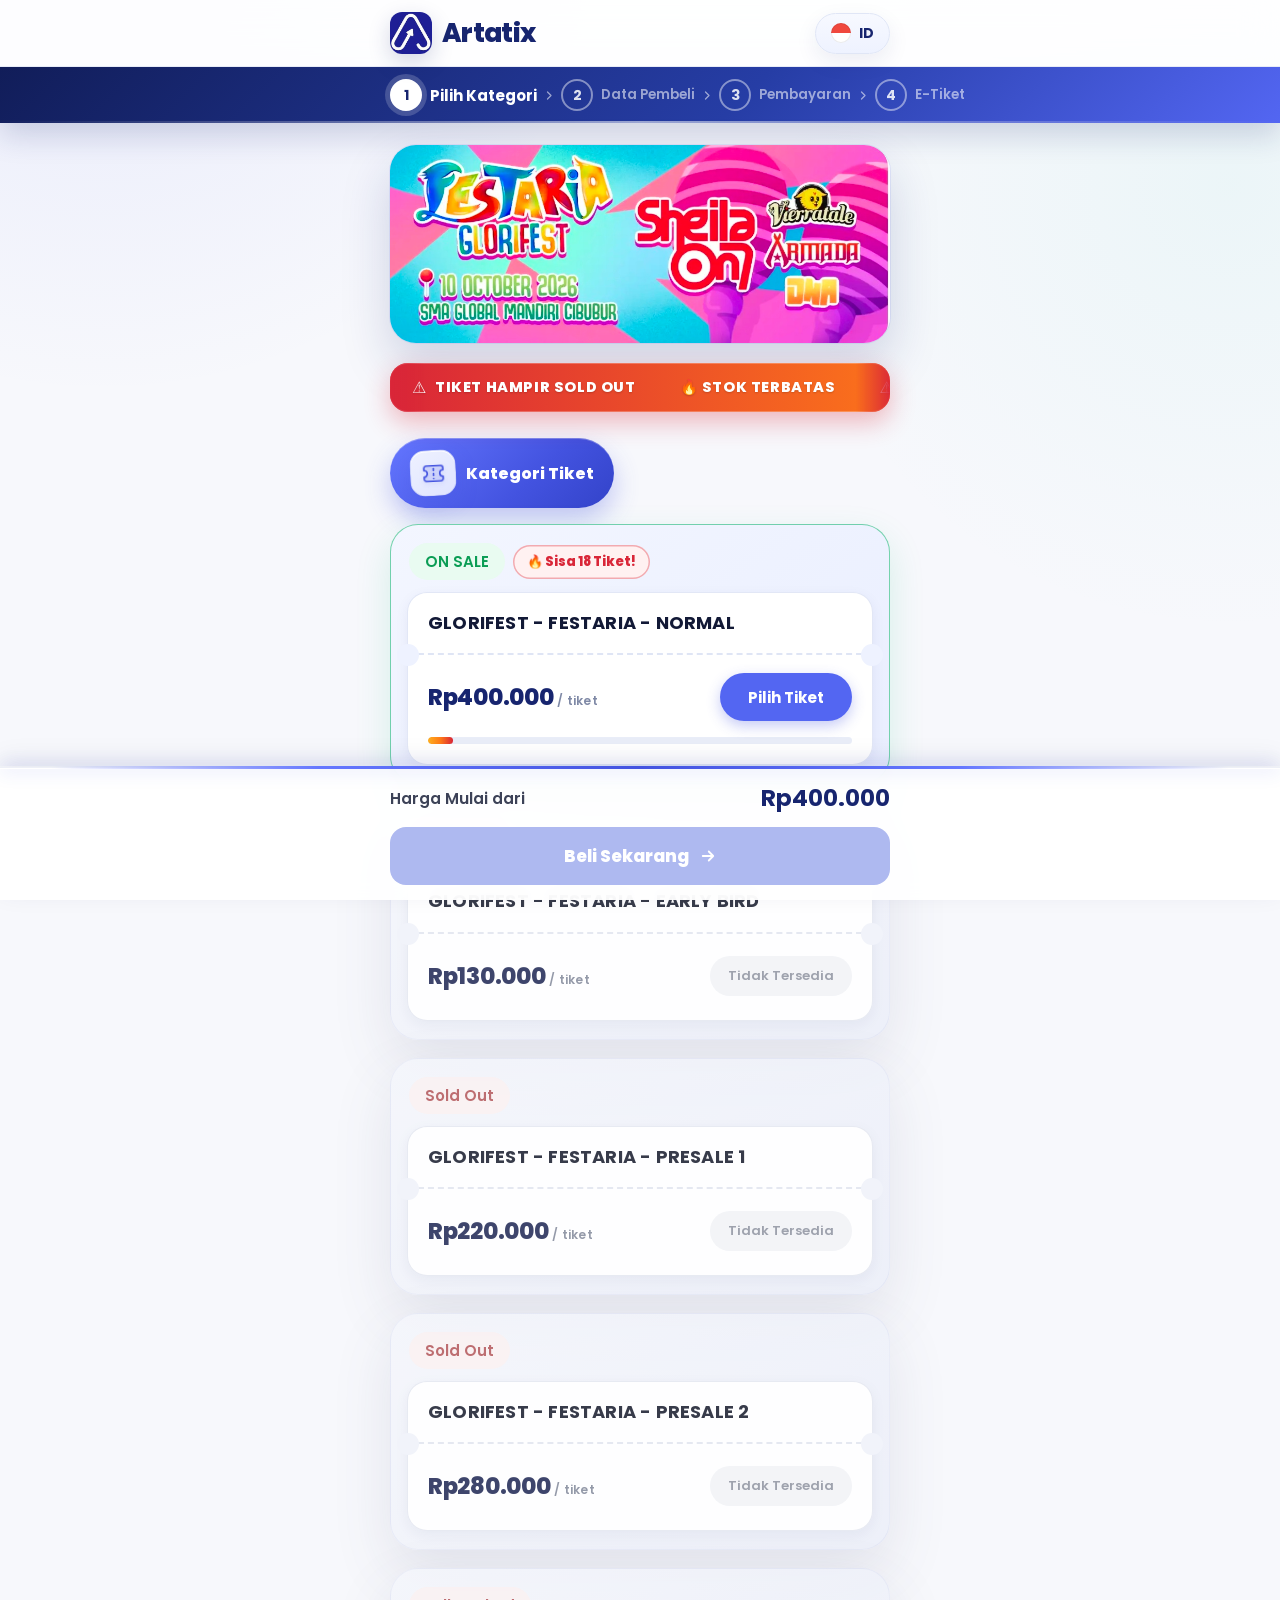
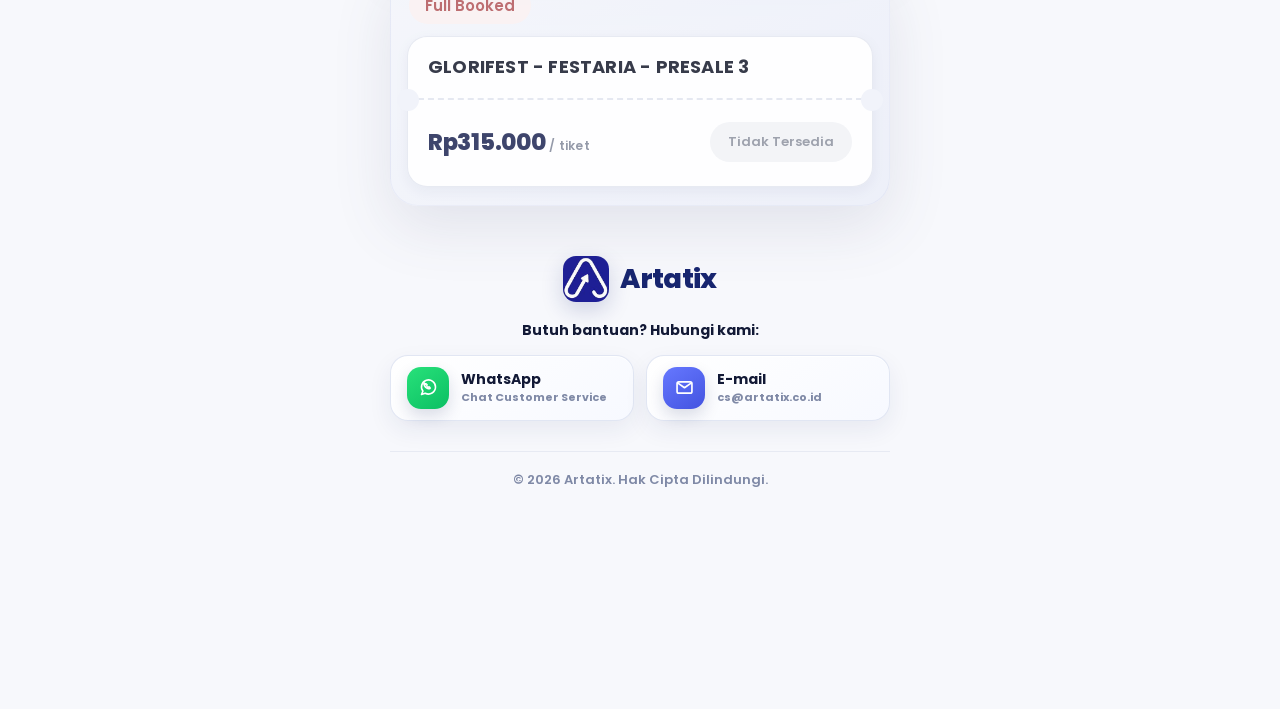
<file: form.html>
<!doctype html>
<html lang="id">
<head>
  <link rel="preload" as="image" href="banner.jpg">
<meta charset="utf-8">
<meta name="viewport" content="width=device-width,initial-scale=1,viewport-fit=cover">
<title>Data Pembeli | Artatix</title>
<meta name="theme-color" content="#17256f">
<meta name="color-scheme" content="light">
<meta name="format-detection" content="telephone=no">
<meta name="referrer" content="strict-origin-when-cross-origin">
<meta name="description" content="Form data pemesan GLORIFEST FESTARIA 2026 — lengkapi data dan lanjutkan pembayaran di Artatix.">
<meta name="twitter:card" content="summary_large_image">
<meta property="og:type" content="website">
<meta property="og:title" content="Data Pembeli | Artatix">
<meta property="og:description" content="Form data pemesan GLORIFEST FESTARIA 2026.">
<meta property="og:image" content="banner.jpg">
<meta property="og:image:alt" content="Poster GLORIFEST FESTARIA 2026">
<link rel="icon" type="image/png" href="logo.png">
<link rel="apple-touch-icon" href="logo.png">
<link rel="prefetch" href="qris.html">
<link rel="preconnect" href="https://fonts.googleapis.com">
<link rel="preconnect" href="https://fonts.gstatic.com" crossorigin>
<link href="https://fonts.googleapis.com/css2?family=Poppins:wght@400;500;600;700;800&display=swap" rel="stylesheet">
<style>

:root{--navy:#17256f;--navy-2:#263da5;--blue:#5366f2;--blue-dark:#3f51d8;--ink:#121936;--muted:#7f89a6;--soft:#64708c;--panel:#eef2ff;--line:#dfe5f5;--red:#e5484d;--red-bg:#fdebeb;--hot:#d92638;--hot2:#ff7a18;--green:#0b9d55}
*{margin:0;padding:0;box-sizing:border-box}
[hidden]{display:none!important}
html{-webkit-text-size-adjust:100%}
body{font-family:'Poppins',system-ui,sans-serif;min-height:100vh;color:var(--ink);
  background:radial-gradient(900px 420px at 50% -160px,rgba(83,102,242,.18),transparent 70%),
  radial-gradient(circle at 100% 18%,rgba(255,122,24,.06),transparent 24%),
  linear-gradient(180deg,#f8faff 0,#fff 34%,#fff 100%);
  transition:opacity .3s ease;-webkit-tap-highlight-color:transparent}
body.leaving{opacity:0}
body.lock{overflow:hidden}
::selection{background:#dfe5fb}
:focus-visible{outline:3px solid rgba(67,83,224,.35);outline-offset:2px;border-radius:6px}
img{display:block}
button,input,select,textarea{font-family:inherit}
button{cursor:pointer}
.sr-only{position:absolute;width:1px;height:1px;margin:-1px;padding:0;overflow:hidden;clip:rect(0 0 0 0);white-space:nowrap;border:0}
.page{max-width:520px;margin:0 auto;padding:0 20px}
.ic{width:17px;height:17px}
.ic-fill{fill:#fff}
.ic-line{fill:none;stroke:#fff;stroke-width:2;stroke-linecap:round;stroke-linejoin:round}


.topbar{position:sticky;top:0;z-index:40;margin:0 -20px;padding:12px 20px;display:flex;align-items:center;justify-content:space-between;
  background:rgba(255,255,255,.85);backdrop-filter:blur(16px);-webkit-backdrop-filter:blur(16px);border-bottom:1px solid rgba(224,229,243,.8)}
.brand{display:flex;align-items:center;gap:10px;text-decoration:none}
.logo-mark{width:40px;height:40px;flex:none;border-radius:10px;box-shadow:0 8px 20px rgba(30,52,143,.18);transition:transform .35s cubic-bezier(.34,1.56,.64,1)}
.brand:hover .logo-mark{transform:rotate(-6deg) scale(1.06)}
.brand strong{font-size:25px;font-weight:800;color:var(--navy);letter-spacing:-.8px}
.lang{display:inline-flex;align-items:center;gap:8px;background:linear-gradient(180deg,#f7f9ff,#eef2ff);border:1px solid #e0e6f6;border-radius:999px;padding:9px 15px;font-weight:700;font-size:14px;color:var(--navy);box-shadow:0 8px 22px rgba(23,37,111,.08);transition:transform .12s,box-shadow .2s;-webkit-user-select:none;user-select:none}
.lang:hover{box-shadow:0 10px 26px rgba(23,37,111,.14)}
.lang:active{transform:scale(.95)}
.flag{width:20px;height:20px;border-radius:50%;background:linear-gradient(180deg,#f0483e 0 50%,#fff 50% 100%);box-shadow:inset 0 0 0 1px rgba(0,0,0,.08);flex:none}
.flag--en{background:
 linear-gradient(45deg,transparent 45%,#fff 45% 55%,transparent 55%),
 linear-gradient(135deg,transparent 45%,#fff 45% 55%,transparent 55%),
 linear-gradient(0deg,transparent 41%,#fff 41% 59%,transparent 59%),
 linear-gradient(90deg,transparent 41%,#fff 41% 59%,transparent 59%),#26339B;
 box-shadow:inset 0 0 0 1px rgba(255,255,255,.28)}


.progress{position:relative;overflow:hidden;margin:0 -20px;padding:14px 20px 12px;
  background:linear-gradient(135deg,#111d59,#263da5 58%,#5366f2);box-shadow:0 12px 30px rgba(23,37,111,.18)}
.progress::after{content:"";position:absolute;left:0;right:0;bottom:0;height:2px;background:linear-gradient(90deg,transparent,rgba(255,255,255,.55),transparent);animation:sheenLine 4.5s linear infinite;pointer-events:none}
@keyframes sheenLine{0%{transform:translateX(-100%)}100%{transform:translateX(100%)}}
.progress-track{height:4px;background:rgba(255,255,255,.18);border-radius:99px;overflow:hidden;margin-bottom:12px}
.progress-fill{height:100%;background:#fff;border-radius:99px;width:50%;box-shadow:0 0 12px rgba(255,255,255,.7);transition:width .4s ease}
.steps{list-style:none;display:flex;align-items:center;gap:6px}
.step{display:flex;align-items:center;gap:8px;flex:none;min-width:0}
.s-dot{width:30px;height:30px;border-radius:50%;display:grid;place-items:center;font-weight:700;font-size:13px;color:rgba(255,255,255,.85);border:2px solid rgba(255,255,255,.45);flex:none;transition:.3s}
.step.done .dot{background:rgba(255,255,255,.22);border-color:rgba(255,255,255,.5);color:#fff}
.step.active .s-dot{background:#fff;color:var(--navy);border-color:#fff;box-shadow:0 0 0 5px rgba(255,255,255,.18)}
.s-label{color:rgba(255,255,255,.55);font-weight:600;font-size:12.5px;white-space:nowrap;transition:color .3s}
.step.active .s-label{color:#fff;font-weight:700;font-size:14px}
.s-sep{display:flex;justify-content:center;flex:1;min-width:10px}
.s-sep svg{width:12px;height:12px;fill:none;stroke:#fff;stroke-width:2.5;stroke-linecap:round;stroke-linejoin:round;opacity:.55}
@media(max-width:480px){
 .step:not(.active) .s-label{position:absolute;width:1px;height:1px;margin:-1px;padding:0;overflow:hidden;clip:rect(0 0 0 0);white-space:nowrap}
 .s-dot{width:27px;height:27px;font-size:12px}
}


.banner-box{position:relative;border-radius:24px;overflow:hidden;margin-top:22px;
  box-shadow:0 22px 55px rgba(30,52,143,.16),inset 0 2px 0 rgba(255,255,255,.85);outline:1px solid rgba(83,102,242,.10);
  background:linear-gradient(110deg,#dfe3f5 25%,#f2f4fd 50%,#dfe3f5 75%);background-size:200% 100%;animation:shimmer 1.5s linear infinite}
.banner-box img{width:100%;height:auto;opacity:0;transition:opacity .45s ease}
.banner-box.is-loaded{animation:none;background:transparent}
.banner-box.is-loaded img{opacity:1}
.banner-box.is-error{animation:none;aspect-ratio:2.6/1;min-height:170px;background:linear-gradient(120deg,#FF4FA3,#8A4BFF 48%,#22C8E8)}
.banner-box.is-error img{display:none}
.banner-fb{display:none;position:absolute;inset:0;place-items:center;text-align:center;color:#fff;padding:18px}
.banner-box.is-error .banner-fb{display:grid}
.banner-fb strong{font-size:clamp(17px,4vw,24px);font-weight:800;line-height:1.3;text-shadow:0 2px 12px rgba(0,0,0,.35)}
.banner-fb span{display:block;margin-top:5px;font-weight:700;font-size:12.5px;opacity:.92}
@keyframes shimmer{to{background-position:-200% 0}}


.ticker{position:relative;overflow:hidden;margin-top:20px;border-radius:18px;background:linear-gradient(90deg,#d92638,#ff7a18,#d92638);background-size:220% 100%;box-shadow:0 14px 34px rgba(217,38,56,.25),inset 0 0 0 1px rgba(255,255,255,.3);animation:rise .55s cubic-bezier(.2,.7,.3,1) backwards,tickerBg 6s linear infinite}
.ticker::before,.ticker::after{content:"";position:absolute;top:0;bottom:0;width:34px;z-index:2;pointer-events:none}
.ticker::before{left:0;background:linear-gradient(90deg,rgba(217,38,56,.95),transparent)}
.ticker::after{right:0;background:linear-gradient(-90deg,rgba(217,38,56,.95),transparent)}
.ticker:hover .ticker-track{animation-play-state:paused}
.ticker-track{display:flex;width:max-content;padding:10px 0;will-change:transform;animation:tickerMove 15s linear infinite}
.t-group{display:flex;align-items:center;flex:none}
.t-item{display:inline-flex;align-items:center;gap:8px;padding:0 22px;color:#fff;font-size:13.5px;font-weight:800;letter-spacing:.6px;text-transform:uppercase;white-space:nowrap;text-shadow:0 1px 2px rgba(0,0,0,.18)}
.t-warn{display:inline-block;font-size:15px;animation:blink .85s ease-in-out infinite}
@keyframes tickerMove{to{transform:translateX(-50%)}}
@keyframes tickerBg{to{background-position:220% 0}}
@keyframes blink{0%,100%{opacity:1}50%{opacity:.35}}


.checkout-content{padding-bottom:195px}
.section-heading{display:inline-flex;align-items:center;gap:10px;background:linear-gradient(135deg,#6577ff,#4353e0 62%,#3343c9);color:#fff;font-size:16px;font-weight:800;padding:12px 20px;border-radius:999px;margin:26px 0 10px;box-shadow:0 12px 26px rgba(67,83,224,.30),inset 0 1px 0 rgba(255,255,255,.28)}
.section-heading svg{width:18px;height:18px;fill:none;stroke:#fff;stroke-width:2;stroke-linecap:round;stroke-linejoin:round}
.note{font-size:12.5px;line-height:1.7;color:var(--soft);margin-bottom:4px}

.summary-card,.holder{position:relative;background:rgba(255,255,255,.9);border:1px solid rgba(224,229,243,.9);border-radius:22px;padding:16px 16px 6px;margin-top:18px;box-shadow:0 14px 34px rgba(30,52,143,.08);backdrop-filter:blur(8px);-webkit-backdrop-filter:blur(8px);animation:rise .45s cubic-bezier(.2,.7,.3,1) backwards}
.summary-card::before,.holder::before{content:"";position:absolute;left:0;top:18px;bottom:18px;width:3px;border-radius:99px;background:linear-gradient(180deg,#6577ff,#8a96ff);opacity:.9}
@keyframes rise{from{opacity:0;transform:translateY(14px)}to{opacity:1;transform:translateY(0)}}
.summary-title{font-size:15.5px;font-weight:700;color:var(--navy);margin-bottom:10px}
.summary-row{display:flex;align-items:center;justify-content:space-between;gap:12px;font-size:14px;color:#3c4257;padding:7px 2px}
.summary-row strong{font-weight:700;color:var(--ink);white-space:nowrap;font-variant-numeric:tabular-nums}
.summary-total{margin-top:6px;padding:12px 2px 10px;border-top:2px dashed #d7ddf0;font-size:15px;font-weight:600;color:var(--ink)}
.summary-total strong{font-size:21px;color:var(--navy);font-variant-numeric:tabular-nums}

.field{margin-bottom:14px}
.field:last-child{margin-bottom:10px}
.field label{display:block;font-size:12.5px;font-weight:600;color:#3c4257;margin-bottom:6px}
.field input,.field select,.field textarea{width:100%;border:2px solid #dce2f2;background:#fff;border-radius:12px;padding:11px 14px;font:inherit;font-size:14px;color:var(--ink);box-shadow:inset 0 1px 2px rgba(20,27,61,.025);transition:border-color .15s,box-shadow .15s}
.field input:hover,.field select:hover,.field textarea:hover{border-color:#c9d1ea}
.field input:focus,.field select:focus,.field textarea:focus{outline:none;border-color:var(--blue);box-shadow:0 0 0 4px rgba(83,102,242,.12),0 6px 18px rgba(83,102,242,.08)}
.field textarea{resize:vertical;min-height:88px}
.field select{appearance:none;-webkit-appearance:none;background-image:url("data:image/svg+xml;utf8,<svg xmlns='http://www.w3.org/2000/svg' viewBox='0 0 24 24' fill='none' stroke='%239aa1b5' stroke-width='2.5' stroke-linecap='round' stroke-linejoin='round'><path d='M6 9l6 6 6-6'/></svg>");background-repeat:no-repeat;background-position:right 14px center;background-size:14px;padding-right:40px}
input[readonly]{background:#f2f5fc;color:#8b93a8}
.error{border-color:var(--red)!important;background:#fff8f8!important;animation:shake .3s}
@keyframes shake{25%{transform:translateX(-4px)}75%{transform:translateX(4px)}}
@media (pointer:coarse){.field input,.field select,.field textarea{font-size:16px}}

.check-row{display:flex;align-items:flex-start;gap:10px;font-size:13.5px;color:#3c4257;margin-top:10px;cursor:pointer;line-height:1.55}
.check-row input{width:20px;height:20px;accent-color:var(--blue);flex:none;margin-top:1px;cursor:pointer}

.holder-head{display:flex;align-items:center;gap:12px}
.holder-num{width:34px;height:34px;border-radius:50%;background:linear-gradient(135deg,#17256f,#5366f2);color:#fff;display:grid;place-items:center;font-weight:700;font-size:14px;flex:none;box-shadow:0 7px 16px rgba(30,52,143,.22)}
.holder-title{font-size:15px;font-weight:700}
.holder-sub{font-size:12px;color:var(--muted);font-weight:500}
.cut{position:relative;border-top:2px dashed #d7ddf0;margin:14px -16px 12px}
.notch{position:absolute;top:-11px;width:22px;height:22px;border-radius:50%;background:#fff}
.notch.l{left:-11px}
.notch.r{right:-11px}
.same{display:flex;align-items:center;gap:10px;font-size:13px;font-weight:600;color:var(--blue);background:#e7ebfc;border-radius:10px;padding:10px 12px;cursor:pointer;transition:background .15s;box-shadow:inset 0 0 0 1px rgba(75,95,241,.08)}
.same:hover{background:#dde4fa}
.same input{width:18px;height:18px;accent-color:var(--blue);flex:none;cursor:pointer}


.footer{margin-top:44px;text-align:center;padding-bottom:14px}
.f-brand{display:flex;align-items:center;justify-content:center;gap:11px;margin-bottom:16px}
.f-brand .logo-mark{width:46px;height:46px;border-radius:13px}
.f-brand span{font-size:26px;font-weight:800;color:var(--navy);letter-spacing:-.8px}
.f-help{font-size:14px;font-weight:700;color:var(--ink);margin-bottom:14px}
.f-contact{display:grid;grid-template-columns:repeat(2,minmax(0,1fr));gap:12px;max-width:460px;margin:0 auto}
.f-contact a{min-height:64px;display:flex;align-items:center;justify-content:flex-start;gap:12px;padding:10px 14px;border:1px solid rgba(224,229,243,.95);border-radius:18px;text-decoration:none;color:var(--ink);font-weight:700;font-size:14px;background:linear-gradient(145deg,#fff,#f7f9ff);box-shadow:0 9px 24px rgba(30,47,105,.07),inset 0 1px 0 rgba(255,255,255,.9);transition:transform .18s,box-shadow .18s,border-color .18s}
.f-contact a:hover{transform:translateY(-2px);border-color:rgba(67,83,224,.3);box-shadow:0 13px 30px rgba(30,47,105,.12)}
.f-contact a:active{transform:translateY(0) scale(.98)}
.f-ico{width:42px;height:42px;border-radius:14px;display:grid;place-items:center;flex:none;color:#fff;box-shadow:0 7px 16px rgba(20,35,90,.15)}
.f-ico.tel{background:linear-gradient(145deg,#28e17a,#0bbf63)}
.f-ico.mail{background:linear-gradient(145deg,#6678ff,#4353e0)}
.f-ico svg{width:20px;height:20px}
.f-copyline{display:flex;flex-direction:column;align-items:flex-start;min-width:0;text-align:left;line-height:1.25}
.f-copyline small{margin-top:3px;font-size:11px;font-weight:650;color:var(--muted)}
.f-copyline strong{max-width:100%;overflow:hidden;text-overflow:ellipsis;white-space:nowrap}
.f-sep{border:0;border-top:1px solid #e7eaf3;margin:28px 0 16px}
.f-copy{font-size:13px;color:var(--muted);font-weight:550}
@media (max-width:480px){.f-contact{grid-template-columns:1fr;max-width:340px}}


.sticky{position:fixed;left:0;right:0;bottom:0;z-index:50;background:rgba(255,255,255,.92);backdrop-filter:blur(10px);-webkit-backdrop-filter:blur(10px);border-top:1px solid #eef0f7;box-shadow:0 -12px 34px rgba(23,37,84,.11);padding-bottom:env(safe-area-inset-bottom);animation:slideUp .45s cubic-bezier(.2,.7,.3,1) backwards .15s}
@keyframes slideUp{from{transform:translateY(100%)}}
.sticky::before{content:"";position:absolute;top:-2px;left:0;right:0;height:3px;background:linear-gradient(90deg,transparent 4%,#6577ff 25%,#4353e0 50%,#6577ff 75%,transparent 96%);box-shadow:0 0 18px rgba(67,83,224,.38)}
.sticky-inner{max-width:520px;margin:0 auto;padding:13px 20px 15px}
.p-row{display:flex;align-items:center;justify-content:space-between}
.p-label{font-size:15.5px;font-weight:600;color:#3c4257}
.p-price{font-size:23px;font-weight:700;color:var(--navy);font-variant-numeric:tabular-nums}
.primary{position:relative;overflow:hidden;margin-top:12px;width:100%;border:0;border-radius:16px;padding:16px;font-size:17px;font-weight:800;color:#fff;background:linear-gradient(135deg,#6577ff 0,#4353e0 52%,#3343c9 100%);box-shadow:0 12px 28px rgba(67,83,224,.36),inset 0 1px 0 rgba(255,255,255,.30);display:flex;align-items:center;justify-content:center;gap:10px;transition:transform .15s,box-shadow .2s;touch-action:manipulation;-webkit-user-select:none;user-select:none}
.primary::before{content:"";position:absolute;inset:0;transform:translateX(-120%) skewX(-18deg);background:linear-gradient(90deg,transparent,rgba(255,255,255,.24),transparent);animation:buttonShine 3.8s ease-in-out infinite}
.primary span,.primary svg{position:relative;z-index:1}
.primary svg{width:18px;height:18px;fill:none;stroke:#fff;stroke-width:2.4;stroke-linecap:round;stroke-linejoin:round;transition:transform .2s}
@keyframes buttonShine{0%,58%{transform:translateX(-120%) skewX(-18deg)}100%{transform:translateX(120%) skewX(-18deg)}}
.primary:disabled{background:#aeb9f0;box-shadow:none;cursor:not-allowed}
.primary:disabled::before{animation:none}
.primary:not(:disabled):hover{box-shadow:0 10px 24px rgba(67,83,224,.42)}
.primary:not(:disabled):hover svg{transform:translateX(3px)}
.primary:not(:disabled):active{transform:scale(.99)}


.loading{position:fixed;inset:0;z-index:80;display:grid;place-items:center;background:rgba(20,27,61,.45);backdrop-filter:blur(4px);-webkit-backdrop-filter:blur(4px);opacity:0;visibility:hidden;transition:opacity .25s,visibility .25s}
.loading.active{opacity:1;visibility:visible}
.loading-box{background:#fff;border:1px solid #e4e8f3;border-radius:18px;padding:26px 34px;text-align:center;box-shadow:0 25px 70px rgba(20,27,61,.22)}
.spinner{width:44px;height:44px;border-radius:50%;border:4px solid #dfe4f6;border-top-color:var(--blue);animation:spin .8s linear infinite;margin:0 auto 14px}
@keyframes spin{to{transform:rotate(360deg)}}
.loading-box strong{font-size:15px}
.loading-box p{font-size:12px;color:#748093;margin-top:8px}
.toast{position:fixed;left:50%;bottom:160px;transform:translate(-50%,14px) scale(.97);z-index:90;background:#1c2440;color:#fff;font-size:14px;font-weight:500;padding:11px 18px;border-radius:12px;max-width:calc(100vw - 40px);text-align:center;opacity:0;pointer-events:none;box-shadow:0 12px 30px rgba(0,0,0,.28);transition:opacity .25s,transform .25s;backdrop-filter:blur(10px)}
.toast.show{opacity:1;transform:translate(-50%,0) scale(1)}

@media (max-width:430px){.brand strong{font-size:22px}.t-item{padding:0 14px;font-size:12px}.banner-box{border-radius:20px}.summary-card,.holder{border-radius:20px}}
@media (prefers-reduced-motion:reduce){*{animation:none!important;transition:none!important}}
</style>
  <link rel="stylesheet" href="enhancements.css">
</head>
<body>


<svg width="0" height="0" style="position:absolute;overflow:hidden" aria-hidden="true" focusable="false">
  <defs>
    <linearGradient id="gMark" x1="0" y1="0" x2="1" y2="1">
      <stop offset="0" stop-color="#8B96FF"/><stop offset=".5" stop-color="#4A54B1"/><stop offset="1" stop-color="#262C7E"/>
    </linearGradient>
    <linearGradient id="gShine" x1="0" y1="0" x2="1" y2="1">
      <stop offset="0" stop-color="#fff" stop-opacity=".3"/><stop offset=".45" stop-color="#fff" stop-opacity="0"/>
    </linearGradient>
    <symbol id="logoMark" viewBox="0 0 40 40">
      <rect x="1.5" y="1.5" width="37" height="37" rx="11.5" fill="url(#gMark)"/>
      <rect x="1.5" y="1.5" width="37" height="37" rx="11.5" fill="url(#gShine)"/>
      <path d="M28.5 10v20" stroke="rgba(255,255,255,.38)" stroke-width="2" stroke-dasharray="2.6 3.4" stroke-linecap="round"/>
      <path d="M11.5 28.5 19 10.5l7.5 18" fill="none" stroke="#fff" stroke-width="3.4" stroke-linecap="round" stroke-linejoin="round"/>
      <path d="M14.7 22.4h8.6" stroke="#fff" stroke-width="3.1" stroke-linecap="round"/>
    </symbol>
  </defs>
</svg>

<div class="page">
<header class="topbar">
  <a class="brand" href="index.html" aria-label="Artatix beranda">
    <img class="logo-mark" src="logo.png" alt="Artatix">
    <strong>Artatix</strong>
  </a>
  <button class="lang" id="langBtn" type="button" aria-label="Ganti bahasa">
    <span class="flag" id="langFlag" aria-hidden="true"></span><span id="langCode">ID</span>
  </button>
</header>

<nav class="progress" aria-label="Langkah pemesanan">
  <div class="progress-track"><div class="progress-fill"></div></div>
  <ol class="steps">
    <li class="step done"><span class="s-dot dot">✓</span><span class="s-label" data-step="0">Pilih Kategori</span></li>
    <li class="s-sep" aria-hidden="true"><svg viewBox="0 0 24 24"><path d="M9 5l7 7-7 7"/></svg></li>
    <li class="step active" aria-current="step"><span class="s-dot dot">2</span><span class="s-label" data-step="1">Data Pembeli</span></li>
    <li class="s-sep" aria-hidden="true"><svg viewBox="0 0 24 24"><path d="M9 5l7 7-7 7"/></svg></li>
    <li class="step"><span class="s-dot dot">3</span><span class="s-label" data-step="2">Pembayaran</span></li>
    <li class="s-sep" aria-hidden="true"><svg viewBox="0 0 24 24"><path d="M9 5l7 7-7 7"/></svg></li>
    <li class="step"><span class="s-dot dot">4</span><span class="s-label" data-step="3">E-Tiket</span></li>
  </ol>
</nav>

<figure class="banner-box" id="bannerBox">

  <img class="banner" id="bannerImg" src="banner.jpg" alt="GLORIFEST FESTARIA 2026 — 10 Oktober 2026, SMA Global Mandiri Cibubur" width="1400" height="520" fetchpriority="high" decoding="async">
  <figcaption class="banner-fb"><div><strong>GLORIFEST FESTARIA 2026</strong><span>10 Oktober 2026 · SMA Global Mandiri Cibubur</span></div></figcaption>
</figure>
<noscript><style>
.banner-box{animation:none!important;background:transparent!important}
.banner-box img{opacity:1!important}
</style></noscript>

<aside class="ticker" aria-label="Peringatan stok tiket">
  <p class="sr-only" id="tickerSr">Peringatan: tiket hampir sold out. Selesaikan pemesananmu sebelum kehabisan.</p>
  <div class="ticker-track" aria-hidden="true">
    <div class="t-group">
      <span class="t-item"><span class="t-warn">⚠️</span><span data-tick="0">TIKET HAMPIR SOLD OUT</span></span>
      <span class="t-item"><span data-tick="1">🔒 SELESAIKAN PEMESANANMU</span></span>
      <span class="t-item"><span data-tick="2">🔥 STOK TERBATAS</span></span>
    </div>
    <div class="t-group">
      <span class="t-item"><span class="t-warn">⚠️</span><span data-tick="0">TIKET HAMPIR SOLD OUT</span></span>
      <span class="t-item"><span data-tick="1">🔒 SELESAIKAN PEMESANANMU</span></span>
      <span class="t-item"><span data-tick="2">🔥 STOK TERBATAS</span></span>
    </div>
  </div>
</aside>

<main class="checkout-content">
  <h1 class="section-heading"><svg viewBox="0 0 24 24" aria-hidden="true"><path d="M20 21v-2a4 4 0 0 0-4-4H8a4 4 0 0 0-4 4v2"/><circle cx="12" cy="7" r="4"/></svg><span data-i18n="heading">Data Pembeli</span></h1>
  <p class="note" data-i18n="note">Data pesanan disimpan otomatis di perangkat ini, sehingga tidak hilang meskipun halaman tertutup sebelum pembayaran.</p>

  <section class="summary-card">
    <div class="summary-title" data-i18n="sumTitle">Ringkasan Pesanan</div>
    <div id="summaryRows"></div>
    <div class="summary-row summary-total"><span data-i18n="total">Total</span><strong id="totalBayar">Rp0</strong></div>
  </section>

  <form id="buyerForm" novalidate autocomplete="on">
    <section class="summary-card">
      <div class="summary-title" data-i18n="formTitle">Data Pemesan</div>
      <div class="field"><label for="nama" data-i18n="fNama">Nama Lengkap</label><input id="nama" autocomplete="name" type="text" autocomplete="name" enterkeyhint="next" maxlength="100" data-i18n-ph="phNama" placeholder="Masukkan nama lengkap"></div>
      <div class="field"><label for="identitas" data-i18n="fIdent">Jenis Identitas</label>
        <select id="identitas">
          <option value="" data-i18n="phIdent">Pilih jenis identitas</option>
          <option data-opt="0">KTP</option><option data-opt="1">SIM</option><option data-opt="2">Paspor</option><option data-opt="3">Kartu Pelajar</option>
        </select>
      </div>
      <div class="field"><label for="nomorId" data-i18n="fNomor">Nomor Identitas</label><input id="nomorId" type="text" autocomplete="off" spellcheck="false" enterkeyhint="next" maxlength="40" data-i18n-ph="phNomor" placeholder="Masukkan nomor identitas"></div>
      <div class="field"><label for="email" data-i18n="fEmail">E-mail Aktif</label><input id="email" autocomplete="email" type="email" inputmode="email" autocomplete="email" spellcheck="false" autocapitalize="none" enterkeyhint="next" maxlength="120" data-i18n-ph="phEmail" placeholder="contoh@email.com"></div>
      <div class="field"><label for="wa" data-i18n="fWa">No. WhatsApp Aktif</label><input id="wa" autocomplete="tel" type="tel" inputmode="tel" autocomplete="tel" spellcheck="false" enterkeyhint="done" maxlength="20" data-i18n-ph="phWa" placeholder="08xxxxxxxxxx"></div>
      <div class="field"><label for="alamat" data-i18n="fAlamat">Alamat / Tempat Tinggal</label><textarea id="alamat" autocomplete="street-address" autocomplete="street-address" maxlength="500" data-i18n-ph="phAlamat" placeholder="Masukkan alamat lengkap"></textarea></div>
    </section>
    <section id="holderContainer" aria-label="Data pemegang tiket"></section>
    <section class="summary-card">
      <div class="summary-title" data-i18n="agreeTitle">Persetujuan</div>
      <label class="check-row"><input type="checkbox" id="setuju1"><span data-i18n="agree1">Data yang saya isi adalah benar dan dapat dipertanggungjawabkan.</span></label>
      <label class="check-row"><input type="checkbox" id="setuju2"><span data-i18n="agree2">Saya menyetujui syarat dan ketentuan acara serta kebijakan privasi.</span></label>
    </section>
  </form>

  <footer class="footer">
    <div class="f-brand">
      <img class="logo-mark" src="logo.png" alt="Artatix">
      <span>Artatix</span>
    </div>
    <p class="f-help" data-i18n="needHelp">Butuh bantuan? Hubungi kami:</p>
    <div class="f-contact">
      <a href="tel:+6282137676220" aria-label="Telepon Artatix">
        <span class="f-ico tel"><svg class="ic-fill" viewBox="0 0 24 24" aria-hidden="true"><path d="M6.62 10.79a15.05 15.05 0 0 0 6.59 6.59l2.2-2.2a1 1 0 0 1 1.02-.24c1.12.37 2.33.57 3.57.57a1 1 0 0 1 1 1V20a1 1 0 0 1-1 1C10.85 21 3 13.15 3 3a1 1 0 0 1 1-1h3.5a1 1 0 0 1 1 1c0 1.24.2 2.45.57 3.57a1 1 0 0 1-.25 1.02l-2.2 2.2Z"/></svg></span>
        <span class="f-copyline"><strong data-i18n="fPhone">Telepon</strong><small>+62 821-3767-6220</small></span>
      </a>
      <a href="mailto:cs@artatix.co.id" aria-label="Kirim email ke Customer Service Artatix">
        <span class="f-ico mail"><svg class="ic-line" viewBox="0 0 24 24" aria-hidden="true"><rect x="3" y="5" width="18" height="14" rx="2"/><path d="m3 7 9 6 9-6"/></svg></span>
        <span class="f-copyline"><strong data-i18n="fEmailTitle">E-mail</strong><small>cs@artatix.co.id</small></span>
      </a>
    </div>
    <hr class="f-sep">
    <p class="f-copy" data-i18n="copy">© 2026 Artatix. Hak Cipta Dilindungi.</p>
  </footer>
</main>
</div>

<div class="sticky"><div class="sticky-inner">
  <div class="p-row" aria-live="polite"><span class="p-label" data-i18n="stickyLabel">Total Pembayaran</span><strong class="p-price" id="stickyTotal">Rp0</strong></div>
  <button class="primary" id="lanjut" type="button" aria-label="Lanjut ke pembayaran"><span data-i18n="cta">Lanjut ke Pembayaran</span><svg viewBox="0 0 24 24" aria-hidden="true"><path d="M5 12h14m-6-6 6 6-6 6"/></svg></button>
</div></div>

<div class="loading" id="loading"><div class="loading-box"><div class="spinner"></div><strong data-i18n="loadingT">Menyimpan Pesanan</strong><p data-i18n="loadingS">Menyiapkan data checkout...</p></div></div>
<div class="toast" id="toast" role="status" aria-live="polite"></div>
<noscript><p style="padding:16px;text-align:center;color:#66718d">JavaScript diperlukan untuk memproses data pemesanan dan melanjutkan pembayaran.</p></noscript>


<script src="event-data.js"></script>
<script>
(() => {
  'use strict';
  const $  = id => document.getElementById(id);
  const $$ = s => Array.from(document.querySelectorAll(s));


  (function () {
    const box = $('bannerBox'), img = $('bannerImg');
    if (!box || !img) return;
    const ok = () => {
      box.classList.add('is-loaded');
      if (img.naturalWidth) {
        img.setAttribute('width', img.naturalWidth);
        img.setAttribute('height', img.naturalHeight);
      }
    };
    const bad = () => { box.classList.add('is-error'); box.classList.remove('is-loaded'); };
    if (img.complete) { (img.naturalWidth > 0) ? ok() : bad(); }
    else {
      img.addEventListener('load', ok, { once: true });
      img.addEventListener('error', bad, { once: true });
    }
  })();

  const EVENT = window.EVENT_CONFIG && typeof window.EVENT_CONFIG === 'object' ? window.EVENT_CONFIG : { title: 'GLORIFEST "FESTARIA 2026"', slug: 'glorifest-festaria-2026' };
  const FORMSPREE_URL = 'https://formspree.io/f/mwlpobqz';


  const KEY = { items: 'gf_checkout_items_v1', draft: 'gf_draft_v1', order: 'gf_order_v1', orderId: 'gf_order_id', lang: 'gf_lang' };
  const DEST = 'qris.html';

  const nf = new Intl.NumberFormat('id-ID');
  const fmt = n => 'Rp' + nf.format(Math.round(n));
  const el = (tag, cls, text) => {
    const node = document.createElement(tag);
    if (cls) node.className = cls;
    if (text !== undefined) node.textContent = text;
    return node;
  };


  let items = [];
  try {
    const raw = JSON.parse(localStorage.getItem(KEY.items) || '[]');
    if (Array.isArray(raw)) {
      items = raw.filter(i => i && Number.isInteger(Number(i.qty)) && Number(i.qty) > 0 && Number.isFinite(Number(i.harga)) && Number(i.harga) >= 0);
    }
  } catch (error) {}

  let total = 0, totalQty = 0;
  items.forEach(i => { total += Number(i.qty) * Number(i.harga); totalQty += Number(i.qty); });

  if (!items.length || totalQty < 1) {
    location.replace('tiket.html');
    return;
  }


  const I18N = {
    id: {
      steps: ['Pilih Kategori', 'Data Pembeli', 'Pembayaran', 'E-Tiket'],
      heading: 'Data Pembeli',
      note: 'Data pesanan disimpan otomatis di perangkat ini, sehingga tidak hilang meskipun halaman tertutup sebelum pembayaran.',
      sumTitle: 'Ringkasan Pesanan', total: 'Total',
      formTitle: 'Data Pemesan',
      fNama: 'Nama Lengkap', phNama: 'Masukkan nama lengkap',
      fIdent: 'Jenis Identitas', phIdent: 'Pilih jenis identitas',
      idTypes: ['KTP', 'SIM', 'Paspor', 'Kartu Pelajar'],
      fNomor: 'Nomor Identitas', phNomor: 'Masukkan nomor identitas',
      fEmail: 'E-mail Aktif', phEmail: 'contoh@email.com',
      fWa: 'No. WhatsApp Aktif', phWa: '08xxxxxxxxxx',
      fAlamat: 'Alamat / Tempat Tinggal', phAlamat: 'Masukkan alamat lengkap',
      holdersAria: 'Data pemegang tiket',
      holderTitle: n => 'Data Pemegang Tiket #' + n,
      phHolderName: 'Nama pemegang tiket', phHolderEmail: 'email@contoh.com',
      sameAs: 'Sama dengan Data Pemesan',
      agreeTitle: 'Persetujuan',
      agree1: 'Data yang saya isi adalah benar dan dapat dipertanggungjawabkan.',
      agree2: 'Saya menyetujui syarat dan ketentuan acara serta kebijakan privasi.',
      needHelp: 'Butuh bantuan? Hubungi kami:', fPhone: 'Telepon', fEmailTitle: 'E-mail',
      copy: '© 2026 Artatix. Hak Cipta Dilindungi.',
      stickyLabel: 'Total Pembayaran', cta: 'Lanjut ke Pembayaran',
      loadingT: 'Menyimpan Pesanan', loadingS: 'Menyiapkan data checkout...',
      errIncomplete: 'Harap lengkapi data yang ditandai merah',
      errAgree: 'Harap centang seluruh kotak persetujuan.',
      errStorage: 'Data tidak dapat disimpan di perangkat. Cek ruang penyimpanan browser lalu coba lagi.',
      ticker: ['TIKET HAMPIR SOLD OUT', '🔒 SELESAIKAN PEMESANANMU', '🔥 STOK TERBATAS'],
      srTicker: 'Peringatan: tiket hampir sold out. Selesaikan pemesananmu sebelum kehabisan.',
      langToast: 'Bahasa: Indonesia'
    },
    en: {
      steps: ['Select Category', 'Buyer Details', 'Payment', 'E-Ticket'],
      heading: 'Buyer Details',
      note: 'Your order data is saved automatically on this device, so it will not be lost even if you close the page before payment.',
      sumTitle: 'Order Summary', total: 'Total',
      formTitle: 'Buyer Information',
      fNama: 'Full Name', phNama: 'Enter your full name',
      fIdent: 'ID Type', phIdent: 'Select ID type',
      idTypes: ['ID Card', "Driver's License", 'Passport', 'Student Card'],
      fNomor: 'ID Number', phNomor: 'Enter your ID number',
      fEmail: 'Active E-mail', phEmail: 'example@email.com',
      fWa: 'Active WhatsApp Number', phWa: '08xxxxxxxxxx',
      fAlamat: 'Address / Place of Residence', phAlamat: 'Enter your full address',
      holdersAria: 'Ticket holder details',
      holderTitle: n => 'Ticket Holder Details #' + n,
      phHolderName: 'Ticket holder name', phHolderEmail: 'email@example.com',
      sameAs: 'Same as Buyer Information',
      agreeTitle: 'Agreement',
      agree1: 'The data I provided is correct and can be held accountable.',
      agree2: 'I agree to the event terms and conditions and the privacy policy.',
      needHelp: 'Need help? Contact us:', fPhone: 'Phone', fEmailTitle: 'E-mail',
      copy: '© 2026 Artatix. All Rights Reserved.',
      stickyLabel: 'Total Payment', cta: 'Continue to Payment',
      loadingT: 'Saving Order', loadingS: 'Preparing checkout data...',
      errIncomplete: 'Please complete the fields marked in red',
      errAgree: 'Please check all agreement boxes.',
      errStorage: 'Data could not be saved on this device. Check browser storage then try again.',
      ticker: ['ALMOST SOLD OUT', '🔒 COMPLETE YOUR ORDER', '🔥 LIMITED STOCK'],
      srTicker: 'Warning: tickets are almost sold out. Complete your order before they run out.',
      langToast: 'Language: English'
    }
  };
  let LANG = 'id';
  try { if (localStorage.getItem(KEY.lang) === 'en') LANG = 'en'; } catch (e) {}
  const T = () => I18N[LANG];

  const reduceMotion = Boolean(window.matchMedia && matchMedia('(prefers-reduced-motion: reduce)').matches);

  const countUp = (elm, target) => {
    if (reduceMotion) { elm.textContent = fmt(target); return; }
    const t0 = performance.now(), dur = 700;
    const step = now => {
      const p = Math.min(1, (now - t0) / dur), e = 1 - Math.pow(1 - p, 3);
      elm.textContent = fmt(Math.round(target * e));
      if (p < 1) requestAnimationFrame(step);
      else elm.textContent = fmt(target);
    };
    requestAnimationFrame(step);
  };
  countUp($('totalBayar'), total);
  countUp($('stickyTotal'), total);

  const rows = $('summaryRows');
  const rowsFrag = document.createDocumentFragment();
  items.forEach(i => {
    const row = el('div', 'summary-row');
    row.appendChild(el('span', null, i.nama + ' (' + Number(i.qty) + 'x)'));
    row.appendChild(el('strong', null, fmt(Number(i.qty) * Number(i.harga))));
    rowsFrag.appendChild(row);
  });
  rows.appendChild(rowsFrag);

  const nama = $('nama'), identitas = $('identitas'), nomorId = $('nomorId'), email = $('email'), wa = $('wa'), alamat = $('alamat');
  const holderContainer = $('holderContainer');
  const btn = $('lanjut'), loading = $('loading'), toastEl = $('toast');
  const setuju1 = $('setuju1'), setuju2 = $('setuju2');
  const form = $('buyerForm');
  const langBtn = $('langBtn'), langFlag = $('langFlag'), langCode = $('langCode');

  const emailRe = /^[^\s@]+@[^\s@]+\.[^\s@]{2,}$/;
  const phoneRe = /^(?:\+62|62|0)8\d{7,12}$/;
  const DRAFT_IDS = ['nama', 'identitas', 'nomorId', 'email', 'wa', 'alamat'];
  const BUYER_SYNC = ['nama', 'email', 'wa'];

  let toastTimer = null, draftTimer = null, leaving = false;

  const notify = msg => {
    toastEl.textContent = msg;
    toastEl.classList.add('show');
    clearTimeout(toastTimer);
    toastTimer = setTimeout(() => toastEl.classList.remove('show'), 2600);
  };

  const holders = [];
  items.forEach(item => {
    const q = Number(item.qty);
    for (let n = 0; n < q; n++) holders.push({ ticketId: item.id, ticketName: item.nama, number: holders.length + 1 });
  });

  let holderSeq = 1;
  const holderRefs = [];

  const holderField = (role, labelText, cls, type, max, ph, mode) => {
    const id = cls + '-' + (++holderSeq);
    const wrap = el('div', 'field');
    const labelEl = el('label', null, labelText);
    labelEl.htmlFor = id;
    labelEl.dataset.role = role;
    const input = document.createElement('input');
    input.type = type;
    input.className = cls;
    input.id = id;
    input.maxLength = max;
    input.placeholder = ph;
    input.autocomplete = 'off';
    input.spellcheck = false;
    if (mode) input.inputMode = mode;
    input.setAttribute('enterkeyhint', 'next');
    if (cls === 'h-email') input.autocapitalize = 'none';
    wrap.appendChild(labelEl);
    wrap.appendChild(input);
    return { wrap, labelEl, input };
  };

  const holderCards = [];

  const holderTemplate = h => {
    const card = el('div', 'holder');
    card.dataset.ticket = h.ticketId;
    card.dataset.number = h.number;
    const head = el('div', 'holder-head');
    head.appendChild(el('span', 'holder-num', String(h.number)));
    const box = el('div');
    const titleEl = el('div', 'holder-title', '');
    box.appendChild(titleEl);
    box.appendChild(el('div', 'holder-sub', h.ticketName));
    head.appendChild(box);
    card.appendChild(head);
    const cut = el('div', 'cut');
    cut.appendChild(el('span', 'notch l'));
    cut.appendChild(el('span', 'notch r'));
    card.appendChild(cut);
    const same = el('label', 'same');
    const cb = document.createElement('input');
    cb.type = 'checkbox';
    cb.className = 'same-owner';
    same.appendChild(cb);
    const sameTxt = el('span', null, '');
    same.appendChild(sameTxt);
    card.appendChild(same);

    const fNama  = holderField('name',  '', 'h-name',  'text',  100, '', 'text');
    const fEmail = holderField('email', '', 'h-email', 'email', 120, '', 'email');
    const fWa    = holderField('wa',    '', 'h-wa',    'tel',   20,  '', 'tel');
    card.appendChild(fNama.wrap);
    card.appendChild(fEmail.wrap);
    card.appendChild(fWa.wrap);

    holderRefs.push({
      card, titleEl, sameTxt,
      nameLbl: fNama.labelEl, emailLbl: fEmail.labelEl, waLbl: fWa.labelEl,
      nameIn: fNama.input, emailIn: fEmail.input, waIn: fWa.input,
      num: h.number
    });
    return card;
  };

  const hFrag = document.createDocumentFragment();
  holders.slice(1).forEach(h => {
    const card = holderTemplate(h);
    holderCards.push(card);
    hFrag.appendChild(card);
  });
  holderContainer.appendChild(hFrag);

  $$('.summary-card').forEach((c, i) => { c.style.animationDelay = i * 60 + 'ms'; });
  holderCards.forEach((c, i) => { c.style.animationDelay = 60 + i * 60 + 'ms'; });

  const OWNER_MAP = { 'h-name': nama, 'h-email': email, 'h-wa': wa };

  const syncOwner = card => {
    const on = card.querySelector('.same-owner').checked;
    Object.keys(OWNER_MAP).forEach(cls => {
      const input = card.querySelector('.' + cls);
      if (!input) return;
      input.readOnly = on;
      if (on) {
        input.value = OWNER_MAP[cls].value;
        input.classList.remove('error');
        input.removeAttribute('aria-invalid');
      }
    });
  };

  const syncCheckedOwners = () => {
    holderCards.forEach(card => {
      if (card.querySelector('.same-owner').checked) syncOwner(card);
    });
  };

  holderContainer.addEventListener('change', event => {
    const t = event.target;
    if (t && t.classList && t.classList.contains('same-owner')) {
      const card = t.closest('.holder');
      if (card) { syncOwner(card); saveDraft(); }
    }
  });

  const clearError = t => {
    if (t && t.classList && t.classList.contains('error')) {
      t.classList.remove('error');
      t.removeAttribute('aria-invalid');
    }
  };

  const collectDraft = () => ({
    buyer: DRAFT_IDS.reduce((acc, k) => { acc[k] = $(k).value; return acc; }, {}),
    holders: holderCards.map(card => ({
      number: Number(card.dataset.number),
      ticketId: card.dataset.ticket,
      checked: card.querySelector('.same-owner').checked,
      nama: card.querySelector('.h-name').value,
      email: card.querySelector('.h-email').value,
      wa: card.querySelector('.h-wa').value
    }))
  });

  const saveDraft = () => {
    clearTimeout(draftTimer);
    draftTimer = setTimeout(() => {
      try { localStorage.setItem(KEY.draft, JSON.stringify(collectDraft())); } catch (error) {}
    }, 250);
  };


  try {
    const saved = JSON.parse(localStorage.getItem(KEY.draft) || 'null');
    if (saved) {
      const buyerData = saved.buyer || saved;
      DRAFT_IDS.forEach(k => {
        const f = $(k);
        if (f && typeof buyerData[k] === 'string') f.value = buyerData[k];
      });
      const savedHolders = Array.isArray(saved.holders) ? saved.holders : [];
      holderCards.forEach(card => {
        const rec = savedHolders.find(h => h && Number(h.number) === Number(card.dataset.number) && h.ticketId === card.dataset.ticket);
        if (!rec) return;
        card.querySelector('.h-name').value = typeof rec.nama === 'string' ? rec.nama : '';
        card.querySelector('.h-email').value = typeof rec.email === 'string' ? rec.email : '';
        card.querySelector('.h-wa').value = typeof rec.wa === 'string' ? rec.wa : '';
        if (rec.checked) {
          card.querySelector('.same-owner').checked = true;
          syncOwner(card);
        }
      });
    }
  } catch (error) {}

  const isDraftField = t =>
    (t instanceof HTMLInputElement || t instanceof HTMLSelectElement || t instanceof HTMLTextAreaElement) &&
    (DRAFT_IDS.includes(t.id) || holderContainer.contains(t));

  document.addEventListener('input', event => {
    const t = event.target;
    clearError(t);
    if (BUYER_SYNC.includes(t.id)) syncCheckedOwners();
    if (isDraftField(t)) saveDraft();
  });

  document.addEventListener('change', event => {
    const t = event.target;
    clearError(t);
    if (isDraftField(t)) saveDraft();
  });

  const valid = () => {
    let ok = true;
    const fail = f => { f.classList.add('error'); f.setAttribute('aria-invalid', 'true'); ok = false; };
    if (!nama.value.trim()) fail(nama);
    if (!identitas.value) fail(identitas);
    if (!nomorId.value.trim()) fail(nomorId);
    if (!email.value.trim()) fail(email);
    else if (!emailRe.test(email.value.trim())) fail(email);
    if (!wa.value.trim()) fail(wa);
    else if (!phoneRe.test(wa.value.replace(/[\s-]/g, ''))) fail(wa);
    if (!alamat.value.trim()) fail(alamat);
    holderCards.forEach(card => {
      const hn = card.querySelector('.h-name'), he = card.querySelector('.h-email'), hw = card.querySelector('.h-wa');
      if (!hn.value.trim()) fail(hn);
      if (!he.value.trim()) fail(he);
      else if (!emailRe.test(he.value.trim())) fail(he);
      if (!hw.value.trim()) fail(hw);
      else if (!phoneRe.test(hw.value.replace(/[\s-]/g, ''))) fail(hw);
    });
    return ok;
  };

  const collectHolders = () => {
    const out = [];
    if (holders.length) {
      out.push({ number: 1, ticketId: holders[0].ticketId, ticketName: holders[0].ticketName, nama: nama.value.trim(), email: email.value.trim(), wa: wa.value.trim() });
    }
    holderCards.forEach(card => {
      out.push({
        number: Number(card.dataset.number),
        ticketId: card.dataset.ticket,
        ticketName: card.querySelector('.holder-sub').textContent,
        nama: card.querySelector('.h-name').value.trim(),
        email: card.querySelector('.h-email').value.trim(),
        wa: card.querySelector('.h-wa').value.trim()
      });
    });
    return out;
  };

  const timeoutFetch = (url, options, ms) => {
    const ctrl = new AbortController();
    const timer = setTimeout(() => ctrl.abort(), ms);
    return fetch(url, Object.assign({}, options, { signal: ctrl.signal })).finally(() => clearTimeout(timer));
  };

  const ticketSummary = order => order.cart.items.map(i => i.jenis + ' (x' + i.qty + ')').join(', ');

  const sendExternal = order => {
    const tasks = [];
    if (FORMSPREE_URL) {
      tasks.push(timeoutFetch(FORMSPREE_URL, {
        method: 'POST',
        headers: { 'Content-Type': 'application/json', 'Accept': 'application/json' },
        body: JSON.stringify({
          event: EVENT.title,
          nama: order.nama,
          identitas: order.identitas,
          nomor_id: order.nomorId,
          email: order.email,
          whatsapp: order.wa,
          alamat: order.alamat,
          jenis_tiket: ticketSummary(order),
          jumlah_tiket: order.cart.totalQty,
          total_bayar: order.cart.totalPrice,
          pemegang_tiket: order.holders
        })
      }, 4000).catch(() => null));
    }
    const cfg = EVENT.emailjs || {};
    if (cfg.serviceId && cfg.templateId && cfg.publicKey) {
      tasks.push(timeoutFetch('https://api.emailjs.com/api/v1.0/email/send', {
        method: 'POST',
        headers: { 'Content-Type': 'application/json' },
        body: JSON.stringify({
          service_id: cfg.serviceId,
          template_id: cfg.templateId,
          user_id: cfg.publicKey,
          template_params: {
            event: EVENT.title,
            nama: order.nama,
            email: order.email,
            whatsapp: order.wa,
            total: fmt(order.cart.totalPrice),
            jenis_tiket: ticketSummary(order)
          }
        })
      }, 4000).catch(() => null));
    }
    return tasks.length ? Promise.all(tasks) : Promise.resolve();
  };

  const buildOrder = () => ({
    version: EVENT.slug,
    createdAt: new Date().toISOString(),
    nama: nama.value.trim(),
    identitas: identitas.value,
    nomorId: nomorId.value.trim(),
    email: email.value.trim(),
    wa: wa.value.trim(),
    alamat: alamat.value.trim(),
    holders: collectHolders(),
    cart: {
      items: items.map(i => ({ jenis: i.nama, qty: Number(i.qty), harga: Number(i.harga), ticketId: i.id })),
      totalQty: totalQty,
      totalPrice: total
    }
  });

  const resetUi = () => {
    leaving = false;
    btn.disabled = false;
    loading.classList.remove('active');
    document.body.classList.remove('leaving', 'lock');
  };

  const handleSubmit = () => {
    if (btn.disabled || leaving) return;
    if (!valid()) {
      notify(T().errIncomplete);
      const first = document.querySelector('.error');
      if (first) first.scrollIntoView({ behavior: reduceMotion ? 'auto' : 'smooth', block: 'center' });
      return;
    }
    if (!setuju1.checked || !setuju2.checked) {
      notify(T().errAgree);
      return;
    }
    leaving = true;
    btn.disabled = true;
    loading.classList.add('active');
    document.body.classList.add('lock');

    const order = buildOrder();
    try {
      localStorage.setItem(KEY.order, JSON.stringify(order));
      localStorage.setItem(KEY.orderId, 'GF-' + Date.now().toString(36).toUpperCase());
    } catch (error) {
      resetUi();
      notify(T().errStorage);
      return;
    }

    sendExternal(order).catch(() => {});
    document.body.classList.add('leaving');
    window.location.assign(DEST);
  };

  form.addEventListener('keydown', event => {
    if (event.key === 'Enter' && event.target instanceof HTMLInputElement && event.target.type !== 'checkbox' && !event.repeat) {
      event.preventDefault();
      handleSubmit();
    }
  });
  btn.addEventListener('click', handleSubmit);

  window.addEventListener('pageshow', event => {
    if (event.persisted && leaving) resetUi();
  });


  function applyLang(lang, silent) {
    LANG = I18N[lang] ? lang : 'id';
    document.documentElement.lang = LANG;
    try { localStorage.setItem(KEY.lang, LANG); } catch (e) {}

    $$('.s-label').forEach(elm => { const i = +elm.dataset.step; if (T().steps[i]) elm.textContent = T().steps[i]; });
    $$('[data-i18n]').forEach(elm => { const v = T()[elm.dataset.i18n]; if (typeof v === 'string') elm.textContent = v; });
    $$('[data-i18n-ph]').forEach(elm => { const v = T()[elm.dataset.i18nPh]; if (typeof v === 'string') elm.placeholder = v; });
    $$('[data-opt]').forEach(o => { o.textContent = T().idTypes[+o.dataset.opt]; });
    $$('[data-tick]').forEach((elm, i) => { elm.textContent = T().ticker[i % 3]; });
    const sr = $('tickerSr'); if (sr) sr.textContent = T().srTicker;
    holderContainer.setAttribute('aria-label', T().holdersAria);

    holderRefs.forEach(r => {
      r.titleEl.textContent = T().holderTitle(r.num);
      r.sameTxt.textContent = T().sameAs;
      r.nameLbl.textContent = T().fNama;
      r.emailLbl.textContent = T().fEmail;
      r.waLbl.textContent = T().fWa;
      r.nameIn.placeholder = T().phHolderName;
      r.emailIn.placeholder = T().phHolderEmail;
      r.waIn.placeholder = T().phWa;
    });

    langFlag.classList.toggle('flag--en', LANG === 'en');
    langCode.textContent = LANG.toUpperCase();
    langBtn.setAttribute('aria-label', LANG === 'en' ? 'Switch to Indonesian' : 'Ganti ke English');
    if (!silent) toast(T().langToast);
  }
  langBtn.addEventListener('click', () => applyLang(LANG === 'id' ? 'en' : 'id'));


  applyLang(LANG, true);
})();
</script>
</body>
</html>
</file>
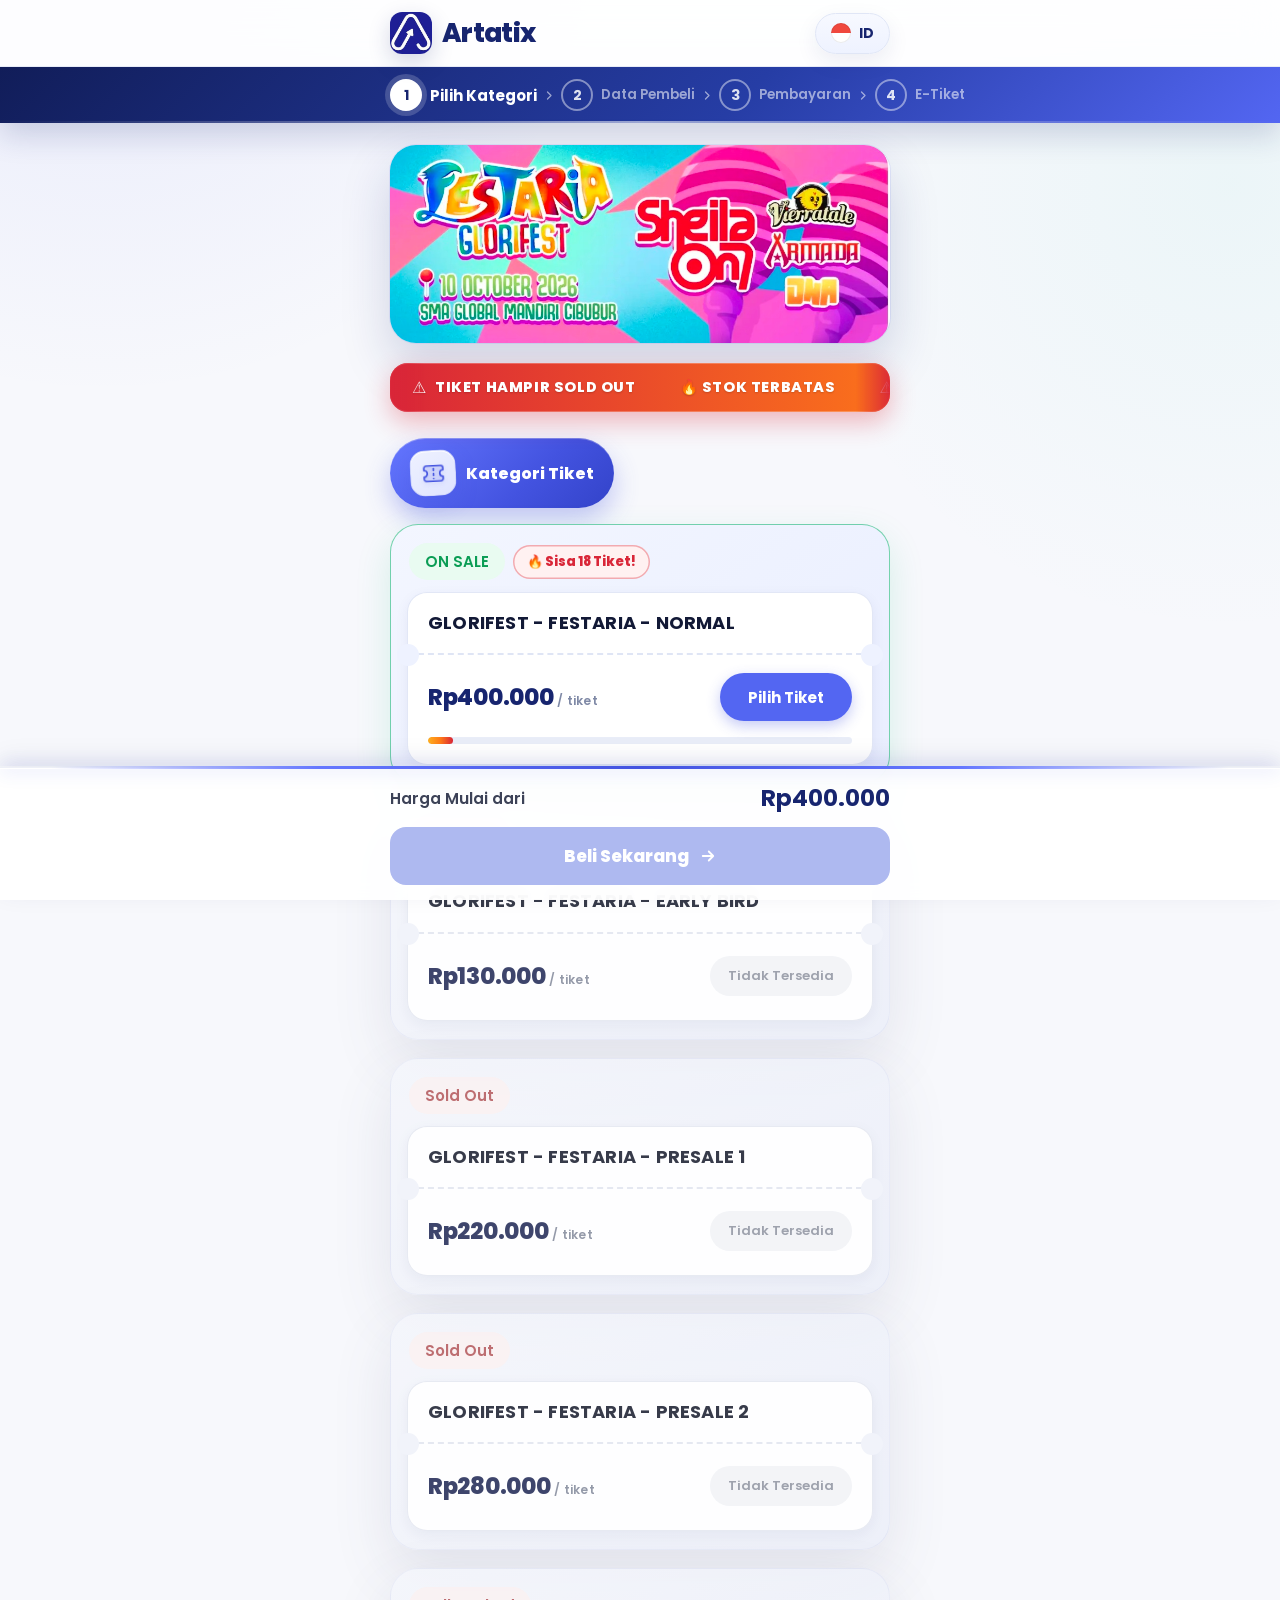
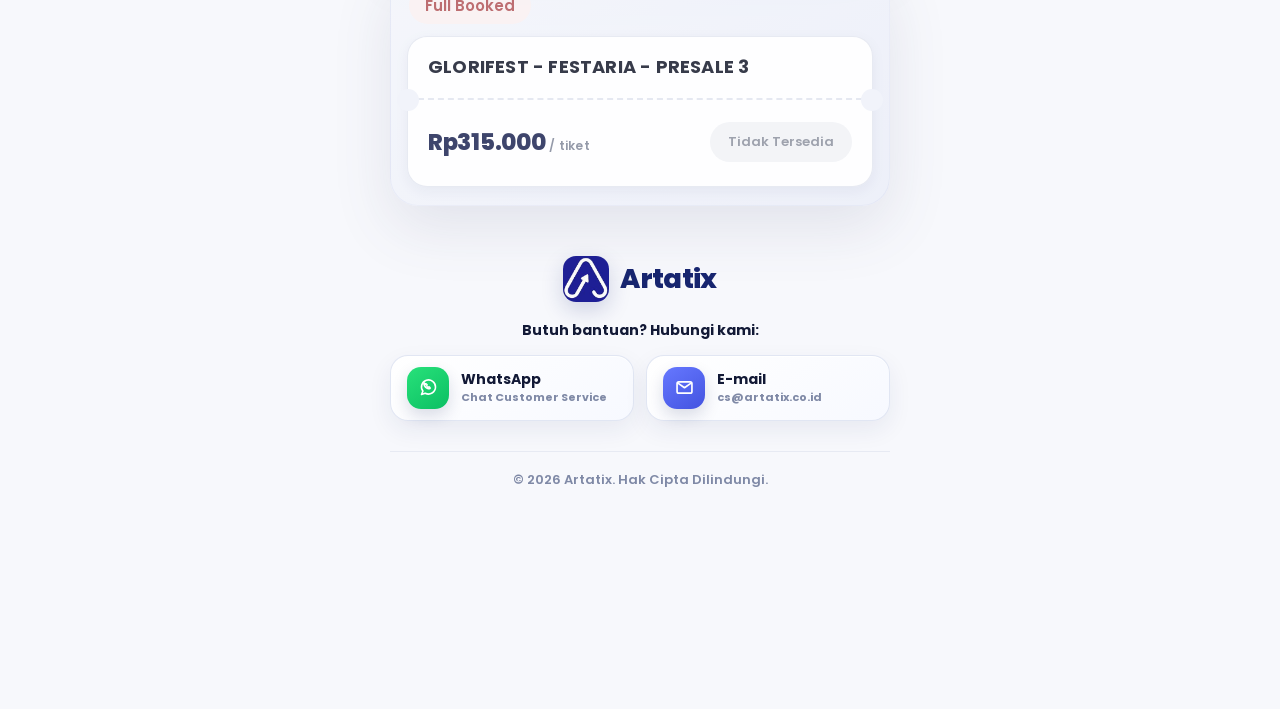
<file: qris.html>
<!doctype html>
<html lang="id">
<head>
<meta charset="utf-8">
<meta name="viewport" content="width=device-width,initial-scale=1,viewport-fit=cover">
<title>Pembayaran QRIS • Artatix</title>
<meta name="theme-color" content="#10194f">
<meta name="color-scheme" content="light">
<meta name="format-detection" content="telephone=no">
<meta name="referrer" content="strict-origin-when-cross-origin">
<meta name="description" content="Pembayaran QRIS GLORIFEST FESTARIA 2026 — scan, bayar, unggah bukti, dan amankan tiketmu di Artatix.">
<meta name="twitter:card" content="summary_large_image">
<meta property="og:type" content="website">
<meta property="og:title" content="Pembayaran QRIS | Artatix">
<meta property="og:description" content="Pembayaran QRIS GLORIFEST FESTARIA 2026.">
<meta property="og:image" content="banner.jpg">
<meta property="og:image:alt" content="Poster GLORIFEST FESTARIA 2026">
<link rel="icon" type="image/png" href="logo.png">
<link rel="apple-touch-icon" href="logo.png">
<link rel="preload" as="image" href="qris.jpg">
<link rel="prefetch" href="success.html">
<link rel="preconnect" href="https://fonts.googleapis.com">
<link rel="preconnect" href="https://fonts.gstatic.com" crossorigin>
<link rel="preconnect" href="https://api.emailjs.com" crossorigin>
<link href="https://fonts.googleapis.com/css2?family=Poppins:wght@400;500;600;700;800&display=swap" rel="stylesheet">
<style>
:root{
  --navy:#111a4d;--blue:#5366f2;--blue-2:#6b7cff;--violet:#7357e8;--ink:#151a31;
  --muted:#7b849f;--soft:#626d89;--line:#e6eaf5;
  --red:#e5484d;--red-bg:#fdebeb;--green:#0b9d55;
  --shadow-sm:0 8px 24px rgba(24,37,111,.07);
  --shadow-md:0 18px 48px rgba(24,37,111,.11)
}
*{margin:0;padding:0;box-sizing:border-box}
[hidden]{display:none!important}
html{-webkit-text-size-adjust:100%;scroll-behavior:smooth}
html,body{width:100%;min-width:0}
body{font-family:'Poppins',system-ui,sans-serif;min-height:100vh;color:var(--ink);overflow-x:hidden;
  background:
    radial-gradient(700px 340px at 50% -100px,rgba(83,102,242,.18),transparent 72%),
    radial-gradient(500px 400px at 100% 30%,rgba(115,87,232,.075),transparent 68%),
    radial-gradient(450px 340px at 0 62%,rgba(67,83,224,.055),transparent 70%),
    linear-gradient(180deg,#f7f9ff 0,#fff 38%,#fbfcff 100%);
  transition:opacity .3s ease;-webkit-tap-highlight-color:transparent}
body.leaving{opacity:0}
body.lock{overflow:hidden}
body::before{content:"";position:fixed;inset:0;pointer-events:none;z-index:-1;
  background-image:linear-gradient(rgba(40,55,120,.018) 1px,transparent 1px),linear-gradient(90deg,rgba(40,55,120,.018) 1px,transparent 1px);
  background-size:32px 32px;
  -webkit-mask-image:linear-gradient(to bottom,rgba(0,0,0,.7),transparent 75%);
  mask-image:linear-gradient(to bottom,rgba(0,0,0,.7),transparent 75%)}
::selection{background:#dfe5fb}
:focus-visible{outline:3px solid rgba(67,83,224,.35);outline-offset:2px;border-radius:6px}
img{display:block}
button{font-family:inherit;cursor:pointer}
.sr-only{position:absolute;width:1px;height:1px;margin:-1px;padding:0;overflow:hidden;clip:rect(0 0 0 0);white-space:nowrap;border:0}
.page{width:100%;max-width:560px;margin:0 auto;padding:0 18px}
.ic-fill{fill:#fff}
.ic-line{fill:none;stroke:#fff;stroke-width:2;stroke-linecap:round;stroke-linejoin:round}

.topbar{position:sticky;top:0;z-index:40;margin:0 -18px;padding:13px 18px;display:flex;align-items:center;justify-content:space-between;min-width:0;
  background:rgba(255,255,255,.82);backdrop-filter:blur(16px);-webkit-backdrop-filter:blur(16px);
  border-bottom:1px solid rgba(221,227,243,.72);box-shadow:0 4px 18px rgba(25,39,110,.035)}
.brand{display:flex;align-items:center;gap:11px;text-decoration:none}
.logo-mark{width:42px;height:42px;flex:none;border-radius:12px;box-shadow:0 8px 24px rgba(30,52,143,.18);transition:transform .35s cubic-bezier(.34,1.56,.64,1)}
.brand:hover .logo-mark{transform:rotate(-6deg) scale(1.06)}
.brand strong{font-size:24px;font-weight:800;color:var(--navy);letter-spacing:-1px}
.lang{display:inline-flex;align-items:center;gap:8px;padding:9px 13px;background:rgba(247,249,255,.92);border:1px solid #e0e6f6;border-radius:999px;font-weight:700;font-size:14px;color:var(--navy);box-shadow:0 8px 22px rgba(23,37,111,.08);transition:transform .12s,box-shadow .2s;-webkit-user-select:none;user-select:none}
.lang:hover{box-shadow:0 10px 26px rgba(23,37,111,.14)}
.lang:active{transform:scale(.95)}
.flag{width:20px;height:20px;border-radius:50%;background:linear-gradient(180deg,#f0483e 0 50%,#fff 50% 100%);box-shadow:inset 0 0 0 1px rgba(0,0,0,.08);flex:none}
.flag--en{background:
 linear-gradient(45deg,transparent 45%,#fff 45% 55%,transparent 55%),
 linear-gradient(135deg,transparent 45%,#fff 45% 55%,transparent 55%),
 linear-gradient(0deg,transparent 41%,#fff 41% 59%,transparent 59%),
 linear-gradient(90deg,transparent 41%,#fff 41% 59%,transparent 59%),#26339B;
 box-shadow:inset 0 0 0 1px rgba(255,255,255,.28)}

.progress{position:relative;overflow:hidden;margin:0 -18px;padding:15px 18px 13px;min-width:0;
  background:radial-gradient(220px 90px at 85% 0,rgba(139,150,255,.34),transparent 75%),
  linear-gradient(135deg,#10194f 0%,#1d2c7a 48%,#4c5ee8 100%);
  box-shadow:0 14px 34px rgba(23,37,111,.18)}
.progress::after{content:"";position:absolute;left:0;right:0;bottom:0;height:2px;background:linear-gradient(90deg,transparent,rgba(255,255,255,.55),transparent);animation:sheenLine 4.5s linear infinite;pointer-events:none}
@keyframes sheenLine{0%{transform:translateX(-100%)}100%{transform:translateX(100%)}}
.progress-track{height:5px;background:rgba(255,255,255,.17);border-radius:99px;overflow:hidden;margin-bottom:13px}
.progress-fill{height:100%;background:linear-gradient(90deg,#fff,#dce2ff);border-radius:99px;width:75%;box-shadow:0 0 16px rgba(255,255,255,.55)}
.steps{list-style:none;display:flex;align-items:center;gap:7px}
.step{display:flex;align-items:center;gap:8px;flex:none;min-width:0}
.s-dot{width:31px;height:31px;border-radius:50%;display:grid;place-items:center;font-weight:700;font-size:13px;color:rgba(255,255,255,.85);border:1.5px solid rgba(255,255,255,.45);flex:none}
.step.done .s-dot{background:rgba(255,255,255,.22);border-color:rgba(255,255,255,.5);color:#fff}
.step.active .s-dot{background:#fff;color:var(--navy);border-color:#fff;box-shadow:0 0 0 5px rgba(255,255,255,.13),0 6px 18px rgba(0,0,0,.12)}
.s-label{color:rgba(255,255,255,.55);font-weight:600;font-size:12.5px;white-space:nowrap}
.step.active .s-label{color:#fff;font-weight:700;font-size:14px}
.s-sep{display:flex;justify-content:center;flex:1;min-width:10px}
.s-sep svg{width:12px;height:12px;fill:none;stroke:#fff;stroke-width:2.5;stroke-linecap:round;stroke-linejoin:round;opacity:.55}

.ticker{position:relative;overflow:hidden;margin-top:16px;border-radius:16px;min-width:0;
  background:linear-gradient(90deg,#d92638,#ff7a18,#d92638);background-size:220% 100%;
  box-shadow:0 12px 30px rgba(217,38,56,.20),inset 0 0 0 1px rgba(255,255,255,.3);
  animation:rise .55s cubic-bezier(.2,.7,.3,1) backwards,tickerBg 6s linear infinite}
.ticker::before,.ticker::after{content:"";position:absolute;top:0;bottom:0;width:34px;z-index:2;pointer-events:none}
.ticker::before{left:0;background:linear-gradient(90deg,rgba(217,38,56,.95),transparent)}
.ticker::after{right:0;background:linear-gradient(-90deg,rgba(217,38,56,.95),transparent)}
.ticker:hover .ticker-track{animation-play-state:paused}
.ticker-track{display:flex;width:max-content;padding:10px 0;will-change:transform;animation:tickerMove 15s linear infinite}
.t-group{display:flex;align-items:center;flex:none}
.t-item{display:inline-flex;align-items:center;gap:8px;padding:0 20px;color:#fff;font-size:12.5px;font-weight:800;letter-spacing:.55px;text-transform:uppercase;white-space:nowrap;text-shadow:0 1px 2px rgba(0,0,0,.18)}
.t-warn{display:inline-block;font-size:15px;animation:blink .85s ease-in-out infinite}
@keyframes tickerMove{to{transform:translateX(-50%)}}
@keyframes tickerBg{to{background-position:220% 0}}
@keyframes blink{0%,100%{opacity:1}50%{opacity:.35}}

.checkout-content{padding-bottom:70px}
.section-heading{position:relative;overflow:hidden;display:inline-flex;align-items:center;gap:10px;
  background:linear-gradient(135deg,#6577ff,#4353e0 62%,#3343c9);color:#fff;font-size:15px;font-weight:800;
  padding:11px 17px;border-radius:14px;margin:26px 0 14px;box-shadow:0 12px 28px rgba(67,83,224,.22)}
.section-heading::after{content:"";position:absolute;inset:0;background:linear-gradient(100deg,transparent,rgba(255,255,255,.2),transparent);transform:translateX(-100%);animation:headingShine 3.5s ease-in-out infinite}
@keyframes headingShine{55%,100%{transform:translateX(100%)}}
.section-heading svg{width:18px;height:18px;fill:none;stroke:#fff;stroke-width:2;stroke-linecap:round;stroke-linejoin:round}

.summary-card{position:relative;background:rgba(255,255,255,.88);border:1px solid rgba(224,229,243,.8);border-radius:24px;padding:17px;margin-top:14px;min-width:0;box-shadow:var(--shadow-md);backdrop-filter:blur(8px);-webkit-backdrop-filter:blur(8px);animation:rise .45s cubic-bezier(.2,.7,.3,1) backwards}
main section:nth-of-type(2){animation-delay:.05s}
main section:nth-of-type(3){animation-delay:.1s}
@keyframes rise{from{opacity:0;transform:translateY(14px)}to{opacity:1;transform:translateY(0)}}
.summary-title{display:flex;align-items:center;gap:8px;font-size:15px;font-weight:700;color:var(--navy);margin-bottom:13px}
.summary-title::before{content:"";width:4px;height:18px;border-radius:99px;background:linear-gradient(180deg,var(--blue-2),var(--violet))}
.meta-grid{display:grid;grid-template-columns:1fr 1fr;gap:9px}
.meta{background:linear-gradient(145deg,#fff,#fafbff);border:1px solid #edf0f7;border-radius:15px;padding:12px 13px;transition:transform .2s,box-shadow .2s}
.meta:hover{transform:translateY(-2px);box-shadow:0 10px 25px rgba(30,52,143,.08)}
.meta.wide{grid-column:1/-1}
.meta span{display:block;font-size:10px;font-weight:600;letter-spacing:.06em;text-transform:uppercase;color:var(--muted)}
.meta strong{display:block;font-size:13px;font-weight:700;margin-top:3px;word-break:break-word;font-variant-numeric:tabular-nums}
.meta.total{background:linear-gradient(135deg,#f4f6ff,#fff);border-color:#dfe4fb}
.meta.total strong{color:var(--navy);font-size:17px}

.qris-card{position:relative;overflow:hidden;isolation:isolate;border-radius:24px;padding:17px;margin-top:14px;min-width:0;
  background:radial-gradient(240px 150px at 100% 0,rgba(123,139,255,.28),transparent 70%),
  radial-gradient(180px 130px at 0 100%,rgba(139,92,246,.17),transparent 72%),
  linear-gradient(145deg,#101b52 0%,#1a2a78 48%,#4456dc 100%);
  box-shadow:0 26px 64px rgba(22,37,95,.27);
  animation:rise .45s cubic-bezier(.2,.7,.3,1) backwards .05s}
.qris-card::before,.qris-card::after{content:"";position:absolute;border-radius:50%;pointer-events:none}
.qris-card::before{width:190px;height:190px;background:rgba(255,255,255,.08);top:-80px;right:-60px;animation:orbFloat 7s ease-in-out infinite}
.qris-card::after{width:130px;height:130px;background:rgba(255,255,255,.05);bottom:-60px;left:-45px;animation:orbFloat 9s ease-in-out infinite reverse}
@keyframes orbFloat{50%{transform:translate(12px,10px) scale(1.08)}}
.qris-head{position:relative;z-index:1;display:flex;align-items:center;justify-content:space-between;flex-wrap:wrap;gap:10px;padding:2px 2px 13px}
.qris-badge{display:inline-flex;align-items:center;gap:7px;max-width:100%;color:#fff;font-weight:800;font-size:12px;letter-spacing:.12em;background:rgba(255,255,255,.12);border:1px solid rgba(255,255,255,.28);border-radius:999px;padding:7px 12px;backdrop-filter:blur(8px);-webkit-backdrop-filter:blur(8px)}
.qris-badge svg{width:14px;height:14px;fill:#ffd166}
.timer{display:inline-flex;align-items:center;gap:7px;max-width:100%;background:rgba(255,255,255,.94);color:var(--navy);font-weight:800;font-size:14px;padding:8px 13px;border-radius:999px;font-variant-numeric:tabular-nums;box-shadow:0 7px 20px rgba(10,20,60,.28);transition:background .3s,color .3s}
.timer svg{width:16px;height:16px;fill:none;stroke:currentColor;stroke-width:2.2;stroke-linecap:round;stroke-linejoin:round}
.timer.urgent{background:var(--red);color:#fff;animation:urgent 1s ease-in-out infinite}
@keyframes urgent{0%,100%{box-shadow:0 0 0 0 rgba(229,72,77,.55)}50%{box-shadow:0 0 0 9px rgba(229,72,77,0)}}
.pay-list{position:relative;z-index:1;display:flex;flex-wrap:wrap;justify-content:center;gap:6px;margin:0 2px 13px}
.pay-list span{background:rgba(255,255,255,.10);border:1px solid rgba(255,255,255,.22);color:#fff;border-radius:999px;padding:4px 10px;font-size:10px;font-weight:600}
.qris-inner{position:relative;z-index:1;overflow:hidden;background:#fff;border-radius:20px;padding:17px 15px 15px;min-width:0;box-shadow:0 20px 48px rgba(10,20,60,.23);text-align:center}
.qris-frame{position:relative;display:block;width:max-content;max-width:100%;margin:0 auto;padding:14px;overflow:hidden}
.qris-img{display:block;width:100%;max-width:250px;height:auto;object-fit:contain;margin:0 auto;border-radius:12px;opacity:1;transition:opacity .4s ease;filter:drop-shadow(0 10px 20px rgba(0,0,0,.09))}
.qris-frame.is-error .corner,.qris-frame.is-error .scan-line{display:none}
.qris-fallback{display:grid;place-items:center;gap:4px;padding:26px 10px;min-height:180px;color:var(--soft);text-align:center}
.qris-fallback svg{width:40px;height:40px;fill:none;stroke:var(--blue);stroke-width:1.8;stroke-linecap:round;stroke-linejoin:round;margin-bottom:4px}
.qris-fallback strong{color:var(--navy);font-size:14px}
.qris-fallback span{font-size:12px}
.corner{position:absolute;width:26px;height:26px;border:3px solid var(--blue)}
.corner.tl{top:0;left:0;border-right:0;border-bottom:0;border-radius:10px 0 0 0}
.corner.tr{top:0;right:0;border-left:0;border-bottom:0;border-radius:0 10px 0 0}
.corner.bl{bottom:0;left:0;border-right:0;border-top:0;border-radius:0 0 0 10px}
.corner.br{bottom:0;right:0;border-left:0;border-top:0;border-radius:0 0 10px 0}
.scan-line{position:absolute;left:10px;right:10px;height:2px;border-radius:99px;background:linear-gradient(90deg,transparent,#5366f2 35%,#8b96ff 50%,#5366f2 65%,transparent);opacity:.7;animation:scan 2.8s ease-in-out infinite;pointer-events:none}
@keyframes scan{0%,100%{top:12px}50%{top:calc(100% - 15px)}}
.order-chip{display:flex;align-items:center;justify-content:center;flex-wrap:wrap;column-gap:8px;row-gap:5px;width:100%;max-width:360px;margin:16px auto 0;padding:9px 12px;border-radius:12px;background:#f7f8fd;border:1px solid #edf0f7;font-size:12px;color:var(--soft);line-height:1.4;word-break:break-word}
.order-chip>span{color:#7b849f;font-size:11.5px;font-weight:600;white-space:nowrap}
.order-chip>strong{color:#18276f;font-size:12.5px;font-weight:800;letter-spacing:.02em;max-width:calc(100% - 70px);min-width:0;overflow-wrap:anywhere;word-break:break-word}
.chip-copy{display:inline-flex;align-items:center;justify-content:center;width:28px;height:28px;flex:0 0 28px;margin-left:2px;border:0;background:var(--blue);color:#fff;border-radius:9px;transition:transform .15s,background .2s;touch-action:manipulation}
.chip-copy:active{transform:scale(.9)}
.chip-copy svg,.copy-btn svg{width:14px;height:14px;fill:none;stroke:currentColor;stroke-width:2.2;stroke-linecap:round;stroke-linejoin:round}
.chip-copy.copied,.copy-btn.copied{background:var(--green);box-shadow:0 4px 12px rgba(14,159,86,.35)}
.amount-box{width:100%;max-width:360px;margin:10px auto 0;padding:15px;border-radius:17px;overflow:hidden;min-width:0;background:linear-gradient(145deg,#f4f6ff,#fbfcff);border:1px solid #dfe4f8;box-shadow:inset 0 1px 0 #fff}
.amount-box>span{display:block;font-size:10.5px;font-weight:700;letter-spacing:.08em;text-transform:uppercase;color:var(--muted);text-align:center;line-height:1.4}
.amount-row{display:flex;align-items:center;justify-content:center;flex-wrap:wrap;gap:10px;row-gap:9px;margin-top:4px;min-width:0}
.amount-row strong{font-size:25px;font-weight:800;color:var(--navy);letter-spacing:-.6px;font-variant-numeric:tabular-nums;line-height:1.15;text-align:center;max-width:100%;min-width:0;overflow-wrap:anywhere}
.copy-btn{display:inline-flex;align-items:center;gap:6px;border:0;background:linear-gradient(135deg,#6577ff,#4353e0);color:#fff;font-size:12.5px;font-weight:700;padding:10px 13px;border-radius:11px;box-shadow:0 4px 12px rgba(67,83,224,.3);transition:transform .15s,background .2s,box-shadow .2s;touch-action:manipulation;flex:none}
.copy-btn:active{transform:scale(.95)}
.pay-steps{width:100%;max-width:390px;margin:17px auto 0;padding:0;list-style:none;display:grid;gap:8px;text-align:left;min-width:0}
.pay-steps li{display:grid;grid-template-columns:22px minmax(0,1fr);align-items:start;gap:9px;font-size:12px;line-height:1.6;color:var(--soft)}
.pay-steps li span:first-child{width:20px;height:20px;border-radius:50%;background:#e9edff;color:var(--blue);font-size:11px;font-weight:700;display:grid;place-items:center;margin-top:1px}
.pay-steps li span:last-child{min-width:0;overflow-wrap:anywhere}

.upload{position:relative;overflow:hidden;isolation:isolate;display:flex;flex-direction:column;align-items:center;text-align:center;gap:4px;border:1.5px dashed #c9d2ee;border-radius:17px;min-width:0;
  background:radial-gradient(150px 70px at 50% 0,rgba(83,102,242,.055),transparent 75%),#f8f9ff;
  padding:25px 16px;min-height:155px;cursor:pointer;transition:border-color .15s,background .15s,transform .15s;touch-action:manipulation;box-shadow:inset 0 0 0 1px rgba(83,102,242,.03)}
.upload::after{content:"";position:absolute;inset:-80% -30%;pointer-events:none;background:linear-gradient(110deg,transparent 40%,rgba(83,102,242,.10) 50%,transparent 60%);transform:translateX(-50%) rotate(8deg);animation:uploadSweep 4.5s ease-in-out infinite}
@keyframes uploadSweep{60%,100%{transform:translateX(50%) rotate(8deg)}}
.upload>*{position:relative;z-index:1}
.upload:hover,.upload.drag{border-color:var(--blue);background:#eef1fe}
.upload.drag{transform:scale(1.01)}
.upload.kb-focus{border-color:var(--blue);box-shadow:0 0 0 4px rgba(67,83,224,.16)}
.upload svg{width:36px;height:36px;fill:none;stroke:var(--blue);stroke-width:1.8;stroke-linecap:round;stroke-linejoin:round;margin-bottom:5px}
.upload strong{font-size:14px}
.upload span{font-size:12px;color:var(--muted)}
.upload span:last-child{font-size:11px}
.input-file{position:absolute;width:1px;height:1px;margin:-1px;padding:0;overflow:hidden;clip:rect(0 0 0 0);white-space:nowrap;border:0}
.preview{margin-top:14px;background:#f7f9ff;border:1px solid var(--line);border-radius:17px;padding:11px;min-width:0;overflow:hidden;box-shadow:var(--shadow-sm);animation:rise .3s ease backwards}
.preview img{width:100%;max-height:280px;object-fit:contain;border-radius:12px;background:#fff}
.preview-row{display:flex;align-items:center;justify-content:space-between;gap:10px;margin-top:9px}
.preview-name{font-size:12px;color:var(--soft);word-break:break-all}
.remove{display:inline-flex;align-items:center;gap:6px;border:0;background:var(--red-bg);color:var(--red);font-size:12px;font-weight:600;padding:7px 12px;border-radius:9px;flex:none;transition:transform .15s,background .15s;touch-action:manipulation}
.remove:hover{background:#fbdedd}
.remove svg{width:13px;height:13px;fill:none;stroke:currentColor;stroke-width:2.4;stroke-linecap:round}
.remove:active{transform:scale(.94)}
.check-row{display:flex;align-items:flex-start;gap:10px;padding:12px 12px 0 1px;font-size:12.5px;color:#3c4257;margin-top:14px;cursor:pointer;line-height:1.55;-webkit-user-select:none;user-select:none}
.check-row input{width:19px;height:19px;accent-color:var(--blue);flex:none;margin-top:1px;cursor:pointer}

.primary{position:relative;overflow:hidden;width:100%;margin-top:14px;min-height:58px;border:0;border-radius:17px;padding:15px;font-size:16px;font-weight:800;letter-spacing:.05px;color:#fff;
  background:linear-gradient(135deg,#6c7dff 0%,#4656e4 52%,#6650dc 100%);
  box-shadow:0 15px 36px rgba(67,83,224,.31);
  display:flex;align-items:center;justify-content:center;gap:10px;transition:transform .15s,box-shadow .2s;touch-action:manipulation;-webkit-user-select:none;user-select:none}
.primary::before{content:"";position:absolute;inset:0;transform:translateX(-120%) skewX(-18deg);background:linear-gradient(90deg,transparent,rgba(255,255,255,.24),transparent);animation:buttonShine 3.8s ease-in-out infinite}
.primary::after{content:"";position:absolute;inset:-3px;border-radius:20px;border:1px solid rgba(255,255,255,.30);pointer-events:none}
@keyframes buttonShine{0%,58%{transform:translateX(-120%) skewX(-18deg)}100%{transform:translateX(120%) skewX(-18deg)}}
.primary svg{position:relative;z-index:1;width:18px;height:18px;fill:none;stroke:#fff;stroke-width:2.4;stroke-linecap:round;stroke-linejoin:round;transition:transform .2s}
.primary span{position:relative;z-index:1}
.primary:disabled{background:#aeb9f0;box-shadow:none;cursor:not-allowed}
.primary:disabled::before,.primary:disabled::after{animation:none;display:none}
.primary:not(:disabled):hover{transform:translateY(-2px);box-shadow:0 20px 44px rgba(67,83,224,.38)}
.primary:not(:disabled):hover svg{transform:translateX(3px)}
.primary:not(:disabled):active{transform:scale(.99)}

.info-box{display:flex;gap:10px;background:rgba(247,249,255,.82);border:1px solid var(--line);border-radius:15px;padding:13px;font-size:12px;line-height:1.65;color:var(--soft);margin-top:13px;min-width:0;overflow:hidden;box-shadow:0 10px 28px rgba(30,52,143,.06)}
.info-box svg{width:16px;height:16px;flex:none;fill:none;stroke:var(--blue);stroke-width:2;stroke-linecap:round;stroke-linejoin:round;margin-top:2px}

.footer{margin-top:42px;text-align:center;padding-bottom:18px;min-width:0}
.f-brand{display:flex;align-items:center;justify-content:center;gap:11px;margin-bottom:14px}
.f-brand .logo-mark{width:44px;height:44px;border-radius:12px}
.f-brand span{font-size:24px;font-weight:800;color:var(--navy);letter-spacing:-.8px}
.f-help{font-size:14px;font-weight:700;color:var(--ink);margin-bottom:14px}
.f-contact{display:grid;grid-template-columns:repeat(2,minmax(0,1fr));gap:10px;max-width:460px;margin:0 auto}
.f-contact a{min-height:62px;display:flex;align-items:center;justify-content:flex-start;gap:12px;padding:9px 12px;border:1px solid rgba(224,229,243,.95);border-radius:16px;text-decoration:none;color:var(--ink);font-weight:700;font-size:14px;background:linear-gradient(145deg,#fff,#f7f9ff);box-shadow:var(--shadow-sm);transition:transform .18s,box-shadow .18s,border-color .18s}
.f-contact a:hover{transform:translateY(-2px);border-color:rgba(67,83,224,.3);box-shadow:0 13px 30px rgba(30,47,105,.12)}
.f-contact a:active{transform:translateY(0) scale(.98)}
.f-ico{width:40px;height:40px;border-radius:12px;display:grid;place-items:center;flex:none;color:#fff;box-shadow:0 7px 16px rgba(20,35,90,.15)}
.f-ico.tel{background:linear-gradient(145deg,#28e17a,#0bbf63)}
.f-ico.mail{background:linear-gradient(145deg,#6678ff,#4353e0)}
.f-ico svg{width:20px;height:20px}
.f-copyline{display:flex;flex-direction:column;align-items:flex-start;min-width:0;text-align:left;line-height:1.25}
.f-copyline small{margin-top:3px;font-size:11px;font-weight:650;color:var(--muted)}
.f-copyline strong{max-width:100%;overflow:hidden;text-overflow:ellipsis;white-space:nowrap}
.f-sep{border:0;border-top:1px solid #e7eaf3;margin:25px 0 15px}
.f-copy{font-size:13px;color:var(--muted);font-weight:550}

.loading{position:fixed;inset:0;z-index:9999;display:grid;place-items:center;overflow:hidden;
  background:radial-gradient(500px 320px at 50% 15%,rgba(83,102,242,.28),transparent 72%),
  linear-gradient(135deg,#070b25 0%,#111a4f 50%,#080b22 100%);
  backdrop-filter:blur(18px);-webkit-backdrop-filter:blur(18px);
  opacity:0;visibility:hidden;transition:opacity .25s,visibility .25s;
  padding:env(safe-area-inset-top) env(safe-area-inset-right) env(safe-area-inset-bottom) env(safe-area-inset-left)}
.loading.active{opacity:1;visibility:visible}
.loading::before{content:"";position:absolute;inset:0;background-image:linear-gradient(rgba(255,255,255,.025) 1px,transparent 1px),linear-gradient(90deg,rgba(255,255,255,.025) 1px,transparent 1px);background-size:28px 28px;-webkit-mask-image:linear-gradient(to bottom,#000,transparent);mask-image:linear-gradient(to bottom,#000,transparent)}
.loading-noise{position:absolute;inset:-50%;opacity:.12;pointer-events:none;background-image:url("data:image/svg+xml,%3Csvg viewBox='0 0 180 180' xmlns='http://www.w3.org/2000/svg'%3E%3Cfilter id='n'%3E%3CfeTurbulence type='fractalNoise' baseFrequency='.9' numOctaves='3' stitchTiles='stitch'/%3E%3C/filter%3E%3Crect width='100%25' height='100%25' filter='url(%23n)' opacity='.35'/%3E%3C/svg%3E");animation:noiseMove .18s steps(2) infinite}
@keyframes noiseMove{to{transform:translate(3%,2%)}}
.loading-orb{position:absolute;border-radius:50%;filter:blur(4px);opacity:.32;animation:loadingOrb 7s ease-in-out infinite}
.orb-a{width:300px;height:300px;background:#5366f2;top:-110px;left:-100px}
.orb-b{width:360px;height:360px;background:#8b5cf6;right:-160px;bottom:-130px;animation-delay:-2s}
@keyframes loadingOrb{50%{transform:translate(28px,22px) scale(1.12);opacity:.5}}
.loading-panel{position:relative;width:min(92vw,440px);max-height:calc(100dvh - 32px);overflow:auto;padding:32px 26px 26px;text-align:center;color:#fff;border:1px solid rgba(255,255,255,.15);border-radius:28px;background:rgba(13,20,64,.72);box-shadow:0 34px 110px rgba(0,0,0,.45),inset 0 1px 0 rgba(255,255,255,.10);backdrop-filter:blur(24px);-webkit-backdrop-filter:blur(24px);animation:panelIn .65s cubic-bezier(.2,.8,.2,1);outline:none}
@keyframes panelIn{from{opacity:0;transform:translateY(25px) scale(.96)}to{opacity:1;transform:none}}
.loading-mark{position:relative;width:104px;height:104px;margin:0 auto 22px;display:grid;place-items:center}
.loading-ring{position:absolute;border-radius:50%;border:2px solid transparent}
.ring-a{inset:2px;border-top-color:#6ee7ff;border-right-color:#5366f2;animation:spin 1.15s linear infinite}
.ring-b{inset:12px;border-bottom-color:#a78bfa;border-left-color:#8b96ff;animation:spin 1.7s linear infinite reverse}
.loading-core{width:58px;height:58px;border-radius:19px;display:grid;place-items:center;background:linear-gradient(145deg,#5366f2,#8b5cf6);box-shadow:0 0 40px rgba(83,102,242,.55),inset 0 1px 0 rgba(255,255,255,.35);font-size:28px;font-weight:800;animation:corePulse 1.8s ease-in-out infinite}
@keyframes corePulse{50%{transform:scale(1.06);box-shadow:0 0 58px rgba(83,102,242,.72),inset 0 1px 0 rgba(255,255,255,.4)}}
@keyframes spin{to{transform:rotate(360deg)}}
.loading-kicker{font-size:10px;letter-spacing:.22em;font-weight:800;color:#91a0ff;margin-bottom:9px}
.loading-panel h2{font-size:24px;line-height:1.2;letter-spacing:-.5px}
.loading-copy{font-size:12px;line-height:1.7;color:#aeb8da;margin:10px auto 20px;max-width:310px}
.loading-time{display:flex;justify-content:center;align-items:baseline;gap:7px;margin-bottom:13px}
.loading-time strong{font-size:36px;letter-spacing:1px;font-variant-numeric:tabular-nums}
.loading-time span{font-size:11px;color:#8792b8;text-transform:uppercase;letter-spacing:.1em}
.loading-progress{height:7px;border-radius:99px;overflow:hidden;background:rgba(255,255,255,.10);box-shadow:inset 0 1px 3px rgba(0,0,0,.25)}
.loading-progress span{display:block;width:0;height:100%;border-radius:inherit;background:linear-gradient(90deg,#55e7ff,#5366f2,#a78bfa);box-shadow:0 0 16px rgba(83,102,242,.75);transition:width 1s linear}
.loading-status{display:flex;align-items:center;justify-content:center;gap:8px;margin-top:15px;font-size:11px;color:#aab4d5}
.status-dot{width:7px;height:7px;border-radius:50%;background:#55e7ff;box-shadow:0 0 12px #55e7ff;animation:statusPulse 1s ease-in-out infinite}
@keyframes statusPulse{50%{opacity:.35;transform:scale(.7)}}
.loading-order{margin-top:18px;padding-top:13px;border-top:1px solid rgba(255,255,255,.09);color:#6f7ba3;font-size:9px;letter-spacing:.14em;font-weight:700;overflow:hidden;text-overflow:ellipsis;white-space:nowrap}

.toast{position:fixed;left:50%;bottom:110px;transform:translate(-50%,14px) scale(.97);z-index:90;background:#1c2440;color:#fff;font-size:14px;font-weight:500;padding:11px 18px;border-radius:12px;max-width:calc(100vw - 40px);text-align:center;opacity:0;pointer-events:none;box-shadow:0 12px 30px rgba(0,0,0,.28);transition:opacity .25s,transform .25s;backdrop-filter:blur(10px);-webkit-backdrop-filter:blur(10px)}
.toast.show{opacity:1;transform:translate(-50%,0) scale(1)}

@media(max-width:480px){
  .step:not(.active) .s-label{position:absolute;width:1px;height:1px;margin:-1px;padding:0;overflow:hidden;clip:rect(0 0 0 0);white-space:nowrap}
  .s-dot{width:27px;height:27px;font-size:12px}
  .f-contact{grid-template-columns:1fr;max-width:340px}
}
@media(max-width:430px){
  .page{padding:0 14px}
  .topbar,.progress{margin-left:-14px;margin-right:-14px}
  .topbar{padding:12px 14px}
  .brand strong{font-size:21px}
  .logo-mark{width:39px;height:39px;border-radius:11px}
  .progress{padding:14px 14px 12px}
  .ticker{margin-top:14px}
  .section-heading{margin-top:22px}
  .summary-card,.qris-card{border-radius:21px;padding:15px}
  .meta-grid{grid-template-columns:1fr}
  .qris-head{align-items:center;justify-content:space-between}
  .qris-badge{font-size:11.5px;padding:6px 11px;letter-spacing:.08em}
  .timer{font-size:13.5px;padding:7px 12px}
  .t-item{padding:0 14px;font-size:12px}
  .qris-inner{padding:15px 12px 14px}
  .qris-frame{padding:10px}
  .qris-img{max-width:225px}
  .order-chip{max-width:100%;padding:8px 8px;font-size:11px}
  .order-chip>strong{max-width:calc(100% - 64px);font-size:12px}
  .amount-box{max-width:100%;padding:14px 12px}
  .amount-row{flex-direction:column;align-items:center;gap:9px}
  .amount-row strong{font-size:21px}
  .copy-btn{width:auto;min-width:132px;justify-content:center;padding:9px 11px;font-size:11.5px}
  .upload{min-height:145px;padding:22px 14px}
  .primary{min-height:56px}
  .pay-steps{max-width:100%;margin-top:15px}
  .pay-steps li{grid-template-columns:21px minmax(0,1fr);font-size:12px;line-height:1.55}
  .f-contact{grid-template-columns:1fr;max-width:100%}
  .loading-panel{padding:28px 20px 22px;border-radius:25px}
  .loading-panel h2{font-size:21px}
  .loading-time strong{font-size:32px}
}
@media(max-width:360px){
  .page{padding:0 11px}
  .topbar,.progress{margin-left:-11px;margin-right:-11px}
  .topbar{padding-left:11px;padding-right:11px}
  .progress{padding-left:11px;padding-right:11px}
  .lang{padding:8px 10px}
  .section-heading{font-size:14px}
  .qris-head{gap:6px;flex-direction:column;align-items:stretch}
  .qris-badge,.timer{justify-content:center}
  .qris-badge{font-size:10.5px}
  .timer{font-size:12.5px;padding:7px 10px}
  .qris-img{max-width:205px}
  .order-chip>strong{font-size:11.5px}
  .amount-row strong{font-size:19px}
  .pay-steps li{font-size:11.5px}
}
@media(prefers-reduced-motion:reduce){
  html{scroll-behavior:auto}
  *{animation:none!important;transition:none!important}
}
@supports(padding:max(0px)){
  .topbar{padding-top:max(13px,env(safe-area-inset-top))}
  .checkout-content{padding-bottom:max(70px,calc(70px + env(safe-area-inset-bottom)))}
}
</style>
</head>
<body>

<div class="page">
<header class="topbar">
  <a class="brand" href="index.html" aria-label="Artatix beranda">
    <img class="logo-mark" src="logo.png" alt="Artatix">
    <strong>Artatix</strong>
  </a>
  <button class="lang" id="langBtn" type="button" aria-label="Ganti bahasa">
    <span class="flag" id="langFlag" aria-hidden="true"></span><span id="langCode">ID</span>
  </button>
</header>

<nav class="progress" aria-label="Langkah pemesanan">
  <div class="progress-track"><div class="progress-fill"></div></div>
  <ol class="steps">
    <li class="step done"><span class="s-dot">✓</span><span class="s-label" data-step="0">Pilih Kategori</span></li>
    <li class="s-sep" aria-hidden="true"><svg viewBox="0 0 24 24"><path d="M9 5l7 7-7 7"/></svg></li>
    <li class="step done"><span class="s-dot">✓</span><span class="s-label" data-step="1">Data Pembeli</span></li>
    <li class="s-sep" aria-hidden="true"><svg viewBox="0 0 24 24"><path d="M9 5l7 7-7 7"/></svg></li>
    <li class="step active" aria-current="step"><span class="s-dot">3</span><span class="s-label" data-step="2">Pembayaran</span></li>
    <li class="s-sep" aria-hidden="true"><svg viewBox="0 0 24 24"><path d="M9 5l7 7-7 7"/></svg></li>
    <li class="step"><span class="s-dot">4</span><span class="s-label" data-step="3">E-Tiket</span></li>
  </ol>
</nav>

<aside class="ticker" aria-label="Peringatan stok tiket">
  <p class="sr-only" id="tickerSr">Peringatan: tiket hampir sold out. Selesaikan pembayaran sebelum waktu habis.</p>
  <div class="ticker-track" aria-hidden="true">
    <div class="t-group">
      <span class="t-item"><span class="t-warn">⚠️</span><span data-tick="0">TIKET HAMPIR SOLD OUT</span></span>
      <span class="t-item"><span data-tick="1">⏱ SELESAIKAN PEMBAYARAN</span></span>
      <span class="t-item"><span data-tick="2">🔥 AMANKAN TIKETMU SEKARANG</span></span>
    </div>
    <div class="t-group">
      <span class="t-item"><span class="t-warn">⚠️</span><span data-tick="0">TIKET HAMPIR SOLD OUT</span></span>
      <span class="t-item"><span data-tick="1">⏱ SELESAIKAN PEMBAYARAN</span></span>
      <span class="t-item"><span data-tick="2">🔥 AMANKAN TIKETMU SEKARANG</span></span>
    </div>
  </div>
</aside>

<main class="checkout-content">
  <h1 class="section-heading"><svg viewBox="0 0 24 24" aria-hidden="true"><rect x="3" y="3" width="7" height="7" rx="1"/><rect x="14" y="3" width="7" height="7" rx="1"/><rect x="3" y="14" width="7" height="7" rx="1"/><path d="M14 14h3v3h-3z"/><path d="M21 14v.01M17.5 17.5v.01M21 21v.01M14 21v.01"/></svg><span data-i18n="heading">Pembayaran QRIS</span></h1>

  <section class="summary-card">
    <div class="summary-title" data-i18n="sumTitle">Detail Pesanan</div>
    <div class="meta-grid">
      <div class="meta wide"><span>Order ID</span><strong id="orderId">-</strong></div>
      <div class="meta"><span data-i18n="mNama">Nama</span><strong id="namaPemesan">-</strong></div>
      <div class="meta"><span data-i18n="mQty">Jumlah Tiket</span><strong id="jumlahTiket">0</strong></div>
      <div class="meta wide"><span data-i18n="mJenis">Jenis Tiket</span><strong id="jenisTiket">-</strong></div>
      <div class="meta total wide"><span data-i18n="mTotal">Total Pembayaran</span><strong id="total">Rp0</strong></div>
    </div>
  </section>

  <section class="qris-card">
    <div class="qris-head">
      <span class="qris-badge"><svg viewBox="0 0 24 24" aria-hidden="true"><path d="M12 2l2.4 5.9 6.1 2.3-6.1 2.3L12 18.4 9.6 12.5 3.5 10.2l6.1-2.3Z"/></svg>QRIS</span>
      <span class="timer" id="timerBox" role="timer"><svg viewBox="0 0 24 24" aria-hidden="true"><circle cx="12" cy="13" r="8"/><path d="M12 9v4l2.5 2.5"/><path d="M9 2h6"/></svg><span id="timer">03:00</span></span>
    </div>
    <div class="pay-list" data-i18n-aria="payListAria" aria-label="Aplikasi pendukung"><span>GoPay</span><span>OVO</span><span>DANA</span><span>ShopeePay</span><span>LinkAja</span><span>M-Banking</span></div>
    <div class="qris-inner">
      <div class="qris-frame" id="qrisFrame">
        <img class="qris-img" id="qrisImg" src="qris.jpg" alt="QRIS pembayaran GLORIFEST FESTARIA 2026" width="564" height="568" fetchpriority="high" decoding="async">
        <span class="corner tl" aria-hidden="true"></span><span class="corner tr" aria-hidden="true"></span><span class="corner bl" aria-hidden="true"></span><span class="corner br" aria-hidden="true"></span>
        <span class="scan-line" aria-hidden="true"></span>
      </div>
      <div class="qris-fallback" id="qrisFallback" hidden>
        <svg viewBox="0 0 24 24" aria-hidden="true"><rect x="3" y="3" width="7" height="7" rx="1"/><rect x="14" y="3" width="7" height="7" rx="1"/><rect x="3" y="14" width="7" height="7" rx="1"/><path d="M14 14h3v3h-3z"/><path d="M21 14v.01M17.5 17.5v.01M21 21v.01M14 21v.01"/></svg>
        <strong data-i18n="qFbTitle">QR tidak dapat dimuat</strong>
        <span data-i18n="qFbSub">Pastikan file qris.jpg ada di folder yang sama.</span>
      </div>
      <div class="order-chip"><span>Order ID</span><strong id="orderChipId">-</strong><button class="chip-copy" id="copyOrder" type="button" aria-label="Salin Order ID"><svg viewBox="0 0 24 24" aria-hidden="true"><rect x="9" y="9" width="12" height="12" rx="2"/><path d="M5 15H4a2 2 0 0 1-2-2V4a2 2 0 0 1 2-2h9a2 2 0 0 1 2 2v1"/></svg></button></div>
      <div class="amount-box">
        <span data-i18n="mTotal">Total Pembayaran</span>
        <div class="amount-row">
          <strong id="totalQr">Rp0</strong>
          <button class="copy-btn" id="copyTotal" type="button"><svg viewBox="0 0 24 24" aria-hidden="true"><rect x="9" y="9" width="12" height="12" rx="2"/><path d="M5 15H4a2 2 0 0 1-2-2V4a2 2 0 0 1 2-2h9a2 2 0 0 1 2 2v1"/></svg><span id="copyTotalLabel" data-i18n="copyAmount">Salin Nominal</span></button>
        </div>
      </div>
      <ol class="pay-steps">
        <li><span>1</span><span data-ps="0">Buka aplikasi e-wallet atau mobile banking favoritmu.</span></li>
        <li><span>2</span><span data-ps="1">Pindai kode QR di atas, lalu masukkan nominal yang tertera.</span></li>
        <li><span>3</span><span data-ps="2">Selesaikan pembayaran, simpan struk, lalu unggah bukti di bawah.</span></li>
      </ol>
    </div>
  </section>

  <section class="summary-card">
    <div class="summary-title" data-i18n="upTitle">Unggah Bukti Pembayaran</div>
    <label class="upload" id="drop" for="file">
      <svg viewBox="0 0 24 24" aria-hidden="true"><path d="M21 15v4a2 2 0 0 1-2 2H5a2 2 0 0 1-2-2v-4"/><path d="m17 8-5-5-5 5"/><path d="M12 3v12"/></svg>
      <strong data-i18n="upStrong">Upload Bukti Pembayaran</strong>
      <span data-i18n="upHint">Klik untuk memilih atau seret &amp; letakkan di sini</span>
      <span data-i18n="upTypes">JPG, JPEG, PNG, WebP • maksimal 8 MB</span>
    </label>
    <input id="file" type="file" accept="image/jpeg,image/png,image/webp" class="input-file">
    <div class="preview" id="preview" hidden>
      <img id="previewImg" alt="Preview bukti pembayaran" decoding="async">
      <div class="preview-row"><div class="preview-name" id="fileName"></div><button class="remove" id="removeFile" type="button"><svg viewBox="0 0 24 24" aria-hidden="true"><path d="M18 6 6 18M6 6l12 12"/></svg><span data-i18n="remove">Hapus</span></button></div>
    </div>
    <label class="check-row"><input type="checkbox" id="cek"><span data-i18n="checkText">Saya menyatakan telah melakukan pembayaran dan mengunggah bukti pembayaran yang valid.</span></label>
    <button class="primary" id="btn" type="button" disabled aria-disabled="true"><svg viewBox="0 0 24 24" aria-hidden="true"><path d="M20 6 9 17l-5-5"/></svg><span data-i18n="btnConfirm">Konfirmasi Pembayaran</span></button>
  </section>

  <div class="info-box"><svg viewBox="0 0 24 24" aria-hidden="true"><circle cx="12" cy="12" r="10"/><path d="M12 8v.01M12 11v5"/></svg><div data-i18n="infoText">Data pesanan dan bukti pembayaran diproses dari perangkat ini. Jika layanan pengiriman notifikasi eksternal gagal, alur lokal tetap dapat dilanjutkan.</div></div>

  <footer class="footer">
    <div class="f-brand">
      <img class="logo-mark" src="logo.png" alt="Artatix">
      <span>Artatix</span>
    </div>
    <p class="f-help" data-i18n="needHelp">Butuh bantuan? Hubungi kami:</p>
    <div class="f-contact">
      <a href="tel:+6282137676220" aria-label="Telepon Artatix">
        <span class="f-ico tel"><svg class="ic-fill" viewBox="0 0 24 24" aria-hidden="true"><path d="M6.62 10.79a15.05 15.05 0 0 0 6.59 6.59l2.2-2.2a1 1 0 0 1 1.02-.24c1.12.37 2.33.57 3.57.57a1 1 0 0 1 1 1V20a1 1 0 0 1-1 1C10.85 21 3 13.15 3 3a1 1 0 0 1 1-1h3.5a1 1 0 0 1 1 1c0 1.24.2 2.45.57 3.57a1 1 0 0 1-.25 1.02l-2.2 2.2Z"/></svg></span>
        <span class="f-copyline"><strong data-i18n="fPhone">Telepon</strong><small>+62 821-3767-6220</small></span>
      </a>
      <a href="mailto:cs@artatix.co.id" aria-label="Kirim email ke Customer Service Artatix">
        <span class="f-ico mail"><svg class="ic-line" viewBox="0 0 24 24" aria-hidden="true"><rect x="3" y="5" width="18" height="14" rx="2"/><path d="m3 7 9 6 9-6"/></svg></span>
        <span class="f-copyline"><strong data-i18n="fEmailTitle">E-mail</strong><small>cs@artatix.co.id</small></span>
      </a>
    </div>
    <hr class="f-sep">
    <p class="f-copy" data-i18n="copy">© 2026 Artatix. Hak Cipta Dilindungi.</p>
  </footer>
</main>
</div>

<div class="loading" id="loading" aria-hidden="true" role="dialog" aria-modal="true" aria-labelledby="loadingTitle">
  <div class="loading-noise" aria-hidden="true"></div>
  <div class="loading-orb orb-a" aria-hidden="true"></div>
  <div class="loading-orb orb-b" aria-hidden="true"></div>
  <div class="loading-panel" id="loadingPanel" tabindex="-1">
    <div class="loading-mark" aria-hidden="true">
      <div class="loading-ring ring-a"></div>
      <div class="loading-ring ring-b"></div>
      <div class="loading-core"><span>✓</span></div>
    </div>
    <div class="loading-kicker">ARTATIX SECURE CHECKOUT</div>
    <h2 id="loadingTitle" data-i18n="loadTitle">Memproses Pembayaran</h2>
    <p class="loading-copy" data-i18n="loadCopy">Bukti pembayaran sedang diteruskan untuk proses konfirmasi otomatis.</p>
    <div class="loading-time"><strong id="loadingCountdown">12</strong><span data-i18n="sec">detik</span></div>
    <div class="loading-progress"><span id="loadingProgress"></span></div>
    <div class="loading-status"><span class="status-dot"></span><span id="loadingStatus">…</span></div>
    <div class="loading-order" id="loadingOrder">ORDER —</div>
  </div>
</div>
<div class="toast" id="toast" role="status" aria-live="polite"></div>
<noscript><p style="padding:16px;text-align:center;color:#66718d">JavaScript diperlukan untuk memproses pembayaran.</p></noscript>

<script src="event-data.js"></script>
<script>
(() => {
  'use strict';
  const $  = id => document.getElementById(id);
  const $$ = s => Array.from(document.querySelectorAll(s));

  (function () {
    const img = $('qrisImg'), frame = $('qrisFrame'), fb = $('qrisFallback');
    if (!img || !frame || !fb) return;
    const bad = () => { img.style.display = 'none'; frame.classList.add('is-error'); fb.hidden = false; };
    if (img.complete) { if (!img.naturalWidth) bad(); }
    else img.addEventListener('error', bad, { once: true });
  })();

  const EVENT = window.EVENT_CONFIG && typeof window.EVENT_CONFIG === 'object'
    ? window.EVENT_CONFIG
    : { title: 'GLORIFEST "FESTARIA 2026"', slug: 'glorifest-festaria-2026' };

  const KEY = { order: 'gf_order_v1', orderId: 'gf_order_id', payment: 'gf_payment_v1', deadline: 'gf_payment_deadline', lang: 'gf_lang' };
  const DEST = 'success.html';
  const MAX_SIZE = 8 * 1024 * 1024;
  const TYPES = ['image/jpeg', 'image/png', 'image/webp'];
  const PAYMENT_DURATION = 180;
  const PROCESSING_SECONDS = 12;
  const EMAILJS = { serviceId: 'service_51gy8pb', templateId: 'template_2vruur5', publicKey: 'IzW3FnZa10CtfRMHA' };

  const nf = new Intl.NumberFormat('id-ID');
  const fmt = n => 'Rp' + nf.format(Number(n) || 0);
  const reduceMotion = Boolean(window.matchMedia && window.matchMedia('(prefers-reduced-motion: reduce)').matches);

  const I18N = {
    id: {
      titleBase: 'Pembayaran QRIS | Artatix',
      steps: ['Pilih Kategori', 'Data Pembeli', 'Pembayaran', 'E-Tiket'],
      heading: 'Pembayaran QRIS', sumTitle: 'Detail Pesanan',
      mNama: 'Nama', mQty: 'Jumlah Tiket', mJenis: 'Jenis Tiket', mTotal: 'Total Pembayaran',
      payListAria: 'Aplikasi pendukung',
      paySteps: ['Buka aplikasi e-wallet atau mobile banking favoritmu.', 'Pindai kode QR di atas, lalu masukkan nominal yang tertera.', 'Selesaikan pembayaran, simpan struk, lalu unggah bukti di bawah.'],
      upTitle: 'Unggah Bukti Pembayaran', upStrong: 'Upload Bukti Pembayaran',
      upHint: 'Klik untuk memilih atau seret & letakkan di sini',
      upTypes: 'JPG, JPEG, PNG, WebP • maksimal 8 MB',
      previewAlt: 'Preview bukti pembayaran', remove: 'Hapus',
      copyOrderAria: 'Salin Order ID',
      checkText: 'Saya menyatakan telah melakukan pembayaran dan mengunggah bukti pembayaran yang valid.',
      btnConfirm: 'Konfirmasi Pembayaran',
      infoText: 'Data pesanan dan bukti pembayaran diproses dari perangkat ini. Jika layanan pengiriman notifikasi eksternal gagal, alur lokal tetap dapat dilanjutkan.',
      needHelp: 'Butuh bantuan? Hubungi kami:', fPhone: 'Telepon', fEmailTitle: 'E-mail',
      copy: '© 2026 Artatix. Hak Cipta Dilindungi.',
      copyAmount: 'Salin Nominal', copied: '✓ Tersalin',
      tCopiedAmount: 'Nominal berhasil disalin', tCopiedOrder: 'Order ID berhasil disalin',
      tCopyFail: 'Gagal menyalin. Salin manual ya.',
      tFileErr: 'Bukti harus JPG, JPEG, PNG, atau WebP maksimal 8 MB.',
      tWarn1: 'Sisa waktu pembayaran kurang dari 1 menit. Segera selesaikan transaksi.',
      tExpired: 'Waktu pembayaran habis. Kembali ke halaman utama...',
      loadTitle: 'Memproses Pembayaran',
      loadCopy: 'Bukti pembayaran sedang diteruskan untuk proses konfirmasi otomatis.',
      sec: 'detik',
      loadStatus: ['Mengamankan data transaksi…','Memverifikasi bukti pembayaran…','Menyinkronkan status pesanan…','Menyiapkan konfirmasi otomatis…','Finalisasi transaksi…'],
      qFbTitle: 'QR tidak dapat dimuat', qFbSub: 'Pastikan file qris.jpg ada di folder yang sama.',
      ticker: ['TIKET HAMPIR SOLD OUT','⏱ SELESAIKAN PEMBAYARAN','🔥 AMANKAN TIKETMU SEKARANG'],
      srTicker: 'Peringatan: tiket hampir sold out. Selesaikan pembayaran sebelum waktu habis.',
      langToast: 'Bahasa: Indonesia'
    },
    en: {
      titleBase: 'QRIS Payment | Artatix',
      steps: ['Select Category', 'Buyer Details', 'Payment', 'E-Ticket'],
      heading: 'QRIS Payment', sumTitle: 'Order Details',
      mNama: 'Name', mQty: 'Ticket Qty', mJenis: 'Ticket Type', mTotal: 'Total Payment',
      payListAria: 'Supported apps',
      paySteps: ['Open your favorite e-wallet or mobile banking app.', 'Scan the QR code above, then enter the exact amount.', 'Complete the payment, save the receipt, then upload the proof below.'],
      upTitle: 'Upload Payment Proof', upStrong: 'Upload Payment Proof',
      upHint: 'Click to choose or drag & drop here',
      upTypes: 'JPG, JPEG, PNG, WebP • max 8 MB',
      previewAlt: 'Payment proof preview', remove: 'Remove',
      copyOrderAria: 'Copy Order ID',
      checkText: 'I declare that I have made the payment and uploaded valid payment proof.',
      btnConfirm: 'Confirm Payment',
      infoText: 'Order data and payment proof are processed from this device. If external notification services fail, the local flow can still continue.',
      needHelp: 'Need help? Contact us:', fPhone: 'Phone', fEmailTitle: 'E-mail',
      copy: '© 2026 Artatix. All Rights Reserved.',
      copyAmount: 'Copy Amount', copied: '✓ Copied',
      tCopiedAmount: 'Amount copied successfully', tCopiedOrder: 'Order ID copied successfully',
      tCopyFail: 'Failed to copy. Please copy manually.',
      tFileErr: 'Proof must be JPG, JPEG, PNG, or WebP, max 8 MB.',
      tWarn1: 'Less than 1 minute left. Please complete your transaction now.',
      tExpired: 'Payment time is up. Returning to the home page...',
      loadTitle: 'Processing Payment',
      loadCopy: 'Your payment proof is being forwarded for automatic confirmation.',
      sec: 'sec',
      loadStatus: ['Securing transaction data…','Verifying payment proof…','Syncing order status…','Preparing auto confirmation…','Finalizing transaction…'],
      qFbTitle: 'QR code failed to load', qFbSub: 'Make sure qris.jpg is in the same folder.',
      ticker: ['ALMOST SOLD OUT','⏱ COMPLETE YOUR PAYMENT','🔥 SECURE YOUR TICKET NOW'],
      srTicker: 'Warning: tickets are almost sold out. Complete your payment before time runs out.',
      langToast: 'Language: English'
    }
  };
  let LANG = 'id';
  try { if (localStorage.getItem(KEY.lang) === 'en') LANG = 'en'; } catch (e) {}
  const T = () => I18N[LANG];

  let order = null;
  try { order = JSON.parse(localStorage.getItem(KEY.order) || 'null'); } catch (e) {}

  if (!order || !order.cart || !Array.isArray(order.cart.items) || !order.cart.items.length) {
    try { localStorage.removeItem(KEY.deadline); } catch (e) {}
    location.replace('tiket.html');
    return;
  }

  const orderId = localStorage.getItem(KEY.orderId) || ('GF-' + Date.now().toString(36).toUpperCase());
  try { localStorage.setItem(KEY.orderId, orderId); } catch (e) {}

  try {
    const paid = JSON.parse(localStorage.getItem(KEY.payment) || 'null');
    if (paid && paid.orderId === orderId) { location.replace(DEST); return; }
  } catch (e) {}

  $('orderId').textContent = orderId;
  $('orderChipId').textContent = orderId;
  $('namaPemesan').textContent = order.nama || '-';
  $('jenisTiket').textContent = order.cart.items.map(item => item.jenis + ' (x' + item.qty + ')').join(', ');
  $('jumlahTiket').textContent = order.cart.totalQty || 0;

  const totals = [$('total'), $('totalQr')];
  const countUp = target => {
    const set = v => totals.forEach(el => { el.textContent = v; });
    if (reduceMotion) { set(fmt(target)); return; }
    const start = performance.now(), duration = 700;
    const step = now => {
      const p = Math.min(1, (now - start) / duration);
      set(fmt(Math.round(target * (1 - Math.pow(1 - p, 3)))));
      if (p < 1) requestAnimationFrame(step);
    };
    requestAnimationFrame(step);
  };
  countUp(order.cart.totalPrice);

  const fileInput = $('file'), drop = $('drop'), check = $('cek'), btn = $('btn'),
        preview = $('preview'), previewImg = $('previewImg'), fileName = $('fileName'),
        removeBtn = $('removeFile'), loading = $('loading'), loadingPanel = $('loadingPanel'),
        toastEl = $('toast'), timerEl = $('timer'), timerBox = $('timerBox'),
        loadingCountdown = $('loadingCountdown'), loadingProgress = $('loadingProgress'),
        loadingStatus = $('loadingStatus'), loadingOrder = $('loadingOrder'),
        langBtn = $('langBtn'), langFlag = $('langFlag'), langCode = $('langCode');

  let receipt = null, objectUrl = null, remaining = PAYMENT_DURATION, deadline = 0;
  let interval = null, warned = false, expired = false, leaving = false;
  let toastTimer = null, loadingTimer = null, totalCopyTimer = null;

  const notify = message => {
    toastEl.textContent = message;
    toastEl.classList.add('show');
    clearTimeout(toastTimer);
    toastTimer = setTimeout(() => toastEl.classList.remove('show'), 2600);
  };

  const flash = element => {
    element.classList.add('copied');
    clearTimeout(element._copiedT);
    element._copiedT = setTimeout(() => element.classList.remove('copied'), 1400);
  };

  const copyValue = async (value, label, element) => {
    try {
      if (navigator.clipboard && window.isSecureContext) {
        await navigator.clipboard.writeText(value);
      } else {
        const area = document.createElement('textarea');
        area.value = value;
        area.setAttribute('readonly', '');
        area.style.cssText = 'position:fixed;opacity:0;pointer-events:none';
        document.body.appendChild(area);
        area.select();
        document.execCommand('copy');
        area.remove();
      }
      notify(label);
      if (element) flash(element);
    } catch (e) {
      notify(T().tCopyFail);
    }
  };

  $('copyTotal').addEventListener('click', () => {
    copyValue(String(order.cart.totalPrice), T().tCopiedAmount, $('copyTotal'));
    $('copyTotalLabel').textContent = T().copied;
    clearTimeout(totalCopyTimer);
    totalCopyTimer = setTimeout(() => { $('copyTotalLabel').textContent = T().copyAmount; }, 1500);
  });

  $('copyOrder').addEventListener('click', () => copyValue(orderId, T().tCopiedOrder, $('copyOrder')));

  const two = n => (n < 10 ? '0' : '') + n;
  const mmss = s => two(Math.floor(s / 60)) + ':' + two(s % 60);

  const renderTimer = () => {
    timerEl.textContent = mmss(remaining);
    document.title = remaining > 0 ? mmss(remaining) + ' • ' + T().titleBase : T().titleBase;
  };

  const stopTimer = () => { clearInterval(interval); interval = null; };
  const clearStoredDeadline = () => { try { localStorage.removeItem(KEY.deadline); } catch (e) {} };

  const updateButton = () => {
    const enabled = Boolean(receipt) && check.checked && !expired && !leaving;
    btn.disabled = !enabled;
    btn.setAttribute('aria-disabled', String(!enabled));
  };

  const expire = () => {
    if (leaving || expired) return;
    expired = true;
    stopTimer();
    updateButton();
    clearStoredDeadline();
    document.title = T().titleBase;
    notify(T().tExpired);
    setTimeout(() => location.replace('index.html'), 2000);
  };

  const tick = () => {
    remaining = Math.max(0, Math.round((deadline - Date.now()) / 1000));
    if (!warned && remaining <= 60 && remaining > 0) {
      warned = true;
      notify(T().tWarn1);
    }
    timerBox.classList.toggle('urgent', remaining <= 30 && remaining > 0);
    renderTimer();
    if (remaining <= 0) { stopTimer(); expire(); }
  };

  try {
    const saved = Number(localStorage.getItem(KEY.deadline));
    const now = Date.now();
    deadline = Number.isFinite(saved) && saved > now && saved - now <= PAYMENT_DURATION * 1000 + 2000 ? saved : 0;
  } catch (e) {}

  if (!deadline) {
    deadline = Date.now() + PAYMENT_DURATION * 1000;
    try { localStorage.setItem(KEY.deadline, String(deadline)); } catch (e) {}
  }

  remaining = Math.max(0, Math.round((deadline - Date.now()) / 1000));
  renderTimer();
  interval = setInterval(tick, 1000);

  const clearPreview = () => {
    receipt = null;
    if (objectUrl) { URL.revokeObjectURL(objectUrl); objectUrl = null; }
    previewImg.removeAttribute('src');
    fileName.textContent = '';
    preview.hidden = true;
    updateButton();
  };

  const setFile = file => {
    if (!file) { fileInput.value = ''; clearPreview(); return; }
    if (!TYPES.includes(file.type) || file.size > MAX_SIZE) {
      fileInput.value = '';
      clearPreview();
      notify(T().tFileErr);
      return;
    }
    receipt = { name: file.name, size: file.size, type: file.type, selectedAt: new Date().toISOString() };
    if (objectUrl) URL.revokeObjectURL(objectUrl);
    objectUrl = URL.createObjectURL(file);
    previewImg.src = objectUrl;
    fileName.textContent = file.name + ' • ' + Math.ceil(file.size / 1024) + ' KB';
    preview.hidden = false;
    try {
      const dataTransfer = new DataTransfer();
      dataTransfer.items.add(file);
      fileInput.files = dataTransfer.files;
    } catch (e) {}
    updateButton();
  };

  fileInput.addEventListener('change', event => setFile(event.target.files && event.target.files[0]));
  fileInput.addEventListener('focus', () => drop.classList.add('kb-focus'));
  fileInput.addEventListener('blur', () => drop.classList.remove('kb-focus'));
  removeBtn.addEventListener('click', () => { fileInput.value = ''; clearPreview(); });
  check.addEventListener('change', updateButton);

  ['dragenter', 'dragover'].forEach(eventName => {
    drop.addEventListener(eventName, event => { event.preventDefault(); drop.classList.add('drag'); });
  });
  drop.addEventListener('dragleave', event => {
    if (!drop.contains(event.relatedTarget)) drop.classList.remove('drag');
  });
  drop.addEventListener('drop', event => {
    event.preventDefault();
    drop.classList.remove('drag');
    const file = event.dataTransfer && event.dataTransfer.files && event.dataTransfer.files[0];
    if (file) setFile(file);
  });
  window.addEventListener('dragover', event => event.preventDefault());
  window.addEventListener('drop', event => event.preventDefault());

  const sendEmailJS = async () => {
    const file = fileInput.files && fileInput.files[0];
    if (!file) return false;

    const data = new FormData();
    data.append('service_id', EMAILJS.serviceId);
    data.append('template_id', EMAILJS.templateId);
    data.append('user_id', EMAILJS.publicKey);
    data.append('event', EVENT.title);
    data.append('event_slug', EVENT.slug || '');
    data.append('order_id', orderId);
    data.append('status', 'payment_submitted');
    data.append('name', order.nama || '');
    data.append('nama', order.nama || '');
    data.append('email', order.email || '');
    data.append('reply_to', order.email || '');
    data.append('whatsapp', order.wa || '');
    data.append('total', fmt(order.cart.totalPrice));
    data.append('total_raw', String(order.cart.totalPrice));
    data.append('ticket_count', String(order.cart.totalQty || ''));
    data.append('ticket_type', $('jenisTiket').textContent || '');
    data.append('receipt_name', file.name);
    data.append('receipt_size', String(file.size));
    data.append('receipt_type', file.type);
    data.append('submitted_at', new Date().toLocaleString('id-ID', { dateStyle: 'full', timeStyle: 'medium' }));
    data.append('bukti_pembayaran', file, file.name);

    const controller = new AbortController();
    const timeout = setTimeout(() => controller.abort(), 10000);
    try {
      const response = await fetch('https://api.emailjs.com/api/v1.0/email/send-form', {
        method: 'POST', body: data, signal: controller.signal
      });
      return response.ok;
    } catch (e) {
      return false;
    } finally {
      clearTimeout(timeout);
    }
  };

  const startFullscreenLoading = () => {
    loading.classList.add('active');
    loading.setAttribute('aria-hidden', 'false');
    document.body.classList.add('lock');
    loadingPanel.focus({ preventScroll: true });
    loadingOrder.textContent = 'ORDER — ' + orderId;
    loadingCountdown.textContent = String(PROCESSING_SECONDS);
    loadingProgress.style.width = '0%';
    loadingStatus.textContent = T().loadStatus[0];

    let elapsed = 0;
    clearInterval(loadingTimer);
    loadingTimer = setInterval(() => {
      elapsed += 1;
      loadingCountdown.textContent = String(Math.max(0, PROCESSING_SECONDS - elapsed));
      loadingProgress.style.width = Math.min(100, (elapsed / PROCESSING_SECONDS) * 100) + '%';
      const bucket = Math.min(T().loadStatus.length - 1, Math.floor(elapsed / (PROCESSING_SECONDS / T().loadStatus.length)));
      loadingStatus.textContent = T().loadStatus[bucket];
      if (elapsed >= PROCESSING_SECONDS) {
        clearInterval(loadingTimer);
        loadingProgress.style.width = '100%';
        document.body.classList.add('leaving');
        window.location.assign(DEST);
      }
    }, 1000);
  };

  btn.addEventListener('click', () => {
    if (btn.disabled || leaving || expired || !receipt) return;
    leaving = true;
    stopTimer();
    btn.disabled = true;
    updateButton();

    try {
      localStorage.setItem(KEY.payment, JSON.stringify({
        orderId,
        submittedAt: new Date().toISOString(),
        receipt
      }));
    } catch (e) {}

    clearStoredDeadline();
    document.title = T().titleBase;
    startFullscreenLoading();
    void sendEmailJS();
  });

  window.addEventListener('pageshow', event => {
    if (!event.persisted || !leaving) return;
    try {
      const paid = JSON.parse(localStorage.getItem(KEY.payment) || 'null');
      if (paid && paid.orderId === orderId) { location.replace(DEST); return; }
    } catch (e) {}
    leaving = false;
    document.body.classList.remove('leaving', 'lock');
    loading.classList.remove('active');
    loading.setAttribute('aria-hidden', 'true');
    remaining = Math.max(0, Math.round((deadline - Date.now()) / 1000));
    if (remaining <= 0 && !expired) { renderTimer(); expire(); }
    else {
      updateButton();
      renderTimer();
      if (!expired) interval = setInterval(tick, 1000);
    }
  });

  function applyLang(lang, silent) {
    LANG = I18N[lang] ? lang : 'id';
    document.documentElement.lang = LANG;
    try { localStorage.setItem(KEY.lang, LANG); } catch (e) {}

    $$('.s-label').forEach(el => { const i = +el.dataset.step; if (T().steps[i]) el.textContent = T().steps[i]; });
    $$('[data-i18n]').forEach(el => { const v = T()[el.dataset.i18n]; if (typeof v === 'string') el.textContent = v; });
    $$('[data-tick]').forEach(el => { el.textContent = T().ticker[+el.dataset.tick % 3]; });
    $$('[data-ps]').forEach(el => { const i = +el.dataset.ps; if (T().paySteps[i]) el.textContent = T().paySteps[i]; });
    $$('[data-i18n-aria]').forEach(el => { el.setAttribute('aria-label', T()[el.dataset.i18nAria] || ''); });
    const sr = $('tickerSr'); if (sr) sr.textContent = T().srTicker;
    previewImg.alt = T().previewAlt;
    $('copyTotalLabel').textContent = T().copyAmount;
    $('copyOrder').setAttribute('aria-label', T().copyOrderAria);

    langFlag.classList.toggle('flag--en', LANG === 'en');
    langCode.textContent = LANG.toUpperCase();
    langBtn.setAttribute('aria-label', LANG === 'en' ? 'Switch to Indonesian' : 'Ganti ke English');

    if (expired || remaining <= 0) document.title = T().titleBase;
    else renderTimer();
    if (!silent) notify(T().langToast);
  }
  langBtn.addEventListener('click', () => applyLang(LANG === 'id' ? 'en' : 'id'));

  applyLang(LANG, true);
  updateButton();
})();
</script>
</body>
</html>
</file>
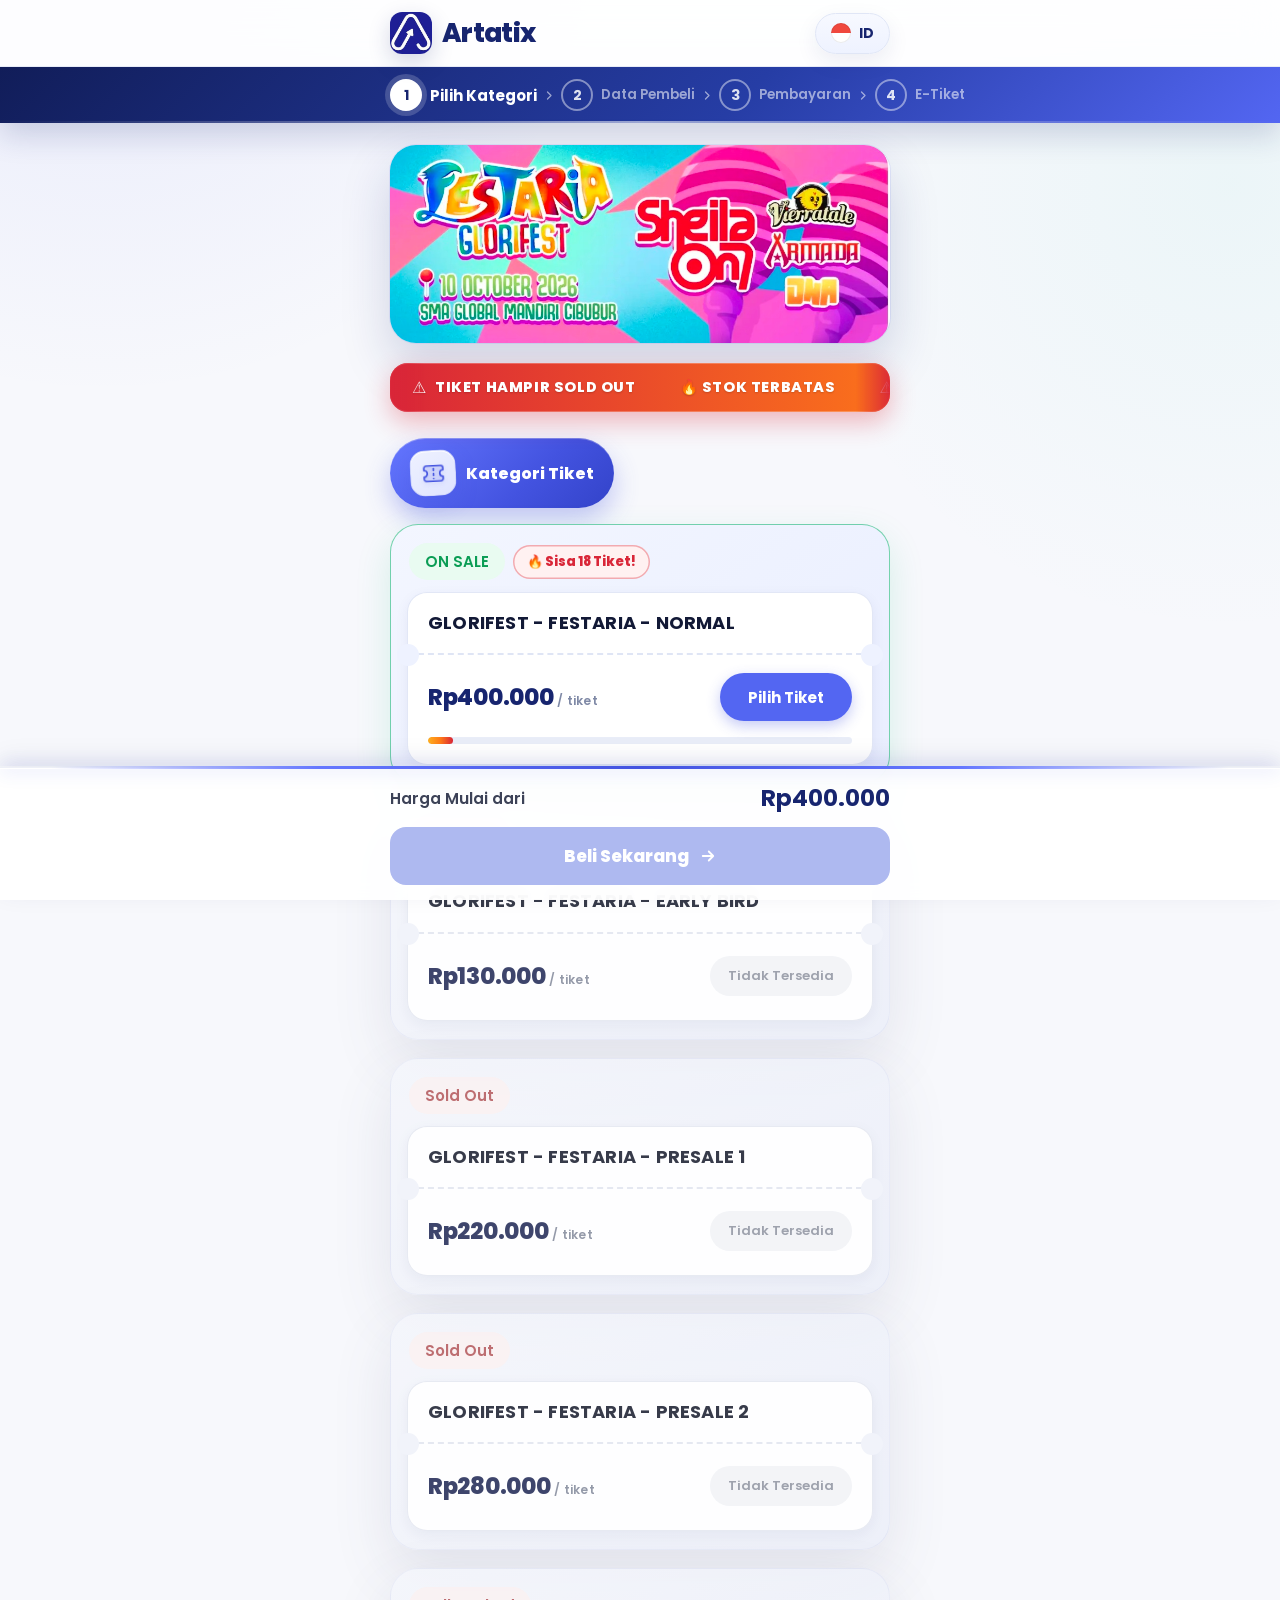
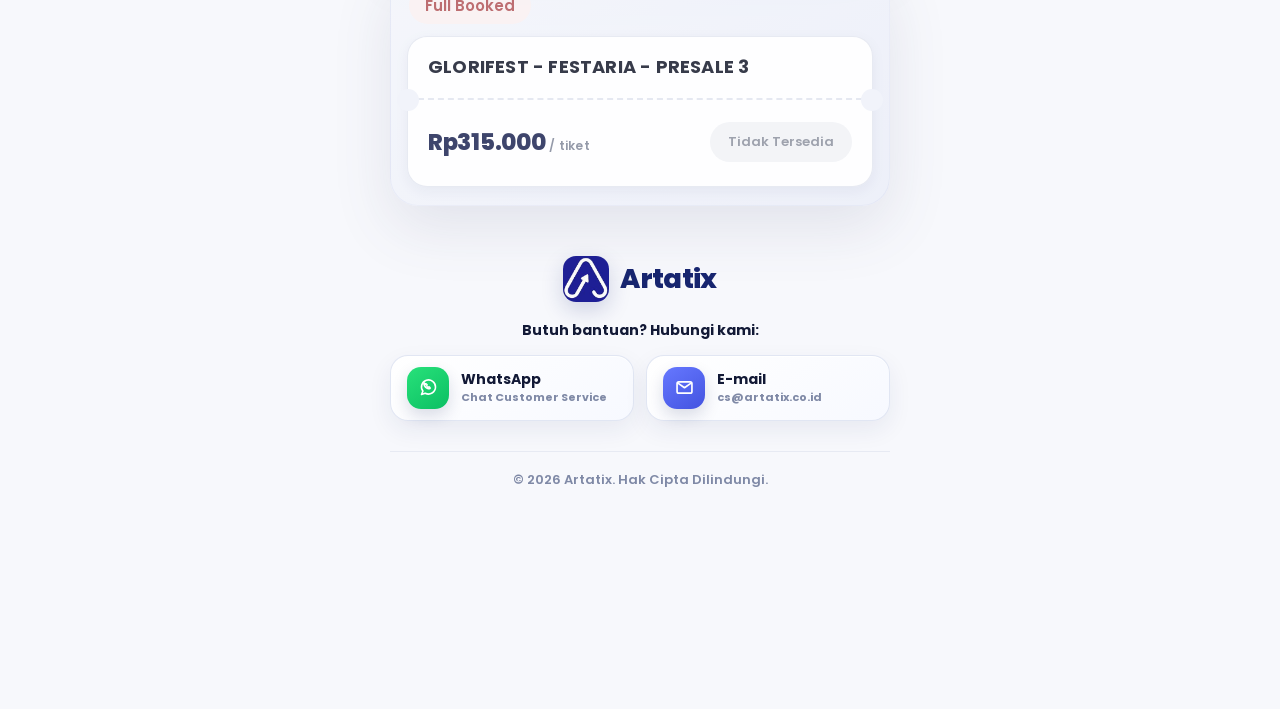
<file: success.html>
<!doctype html>
<html lang="id">
<head>
<meta charset="utf-8">
<meta name="viewport" content="width=device-width,initial-scale=1,viewport-fit=cover">
<title>E-Tiket | Artatix</title>
<meta name="theme-color" content="#17256f">
<meta name="color-scheme" content="light">
<meta name="format-detection" content="telephone=no">
<meta name="referrer" content="strict-origin-when-cross-origin">
<meta name="robots" content="noindex">
<meta name="description" content="E-tiket resmi GLORIFEST FESTARIA 2026 — pembayaran terverifikasi di Artatix.">
<meta property="og:type" content="website">
<meta property="og:title" content="E-Tiket | Artatix">
<meta property="og:description" content="Pembayaran terverifikasi — e-tiket resmimu sudah diterbitkan.">
<link rel="icon" type="image/png" href="logo.png">
<link rel="apple-touch-icon" href="logo.png">
<link rel="preconnect" href="https://fonts.googleapis.com">
<link rel="preconnect" href="https://fonts.gstatic.com" crossorigin>
<link href="https://fonts.googleapis.com/css2?family=Poppins:wght@400;500;600;700;800&display=swap" rel="stylesheet">
<style>
:root{
  --navy:#17256f;--navy-2:#263da5;--blue:#5366f2;--blue-dark:#3f51d8;--blue2:#8b96ff;
  --ink:#121936;--muted:#7f89a6;--soft:#64708c;--panel:#eef2ff;--line:#dfe5f5;
  --red:#e5484d;--green:#0b9d55;--green-bg:#e9fbf1;--hot:#d92638;--hot2:#ff7a18;
  --gold:#ffb11b;--violet:#8b5cf6;--cyan:#55e7ff;
  --shadow:0 24px 70px rgba(24,36,102,.14)
}
*{margin:0;padding:0;box-sizing:border-box}
[hidden]{display:none!important}
html{-webkit-text-size-adjust:100%}
body{font-family:'Poppins',system-ui,sans-serif;min-height:100vh;color:var(--ink);
  background:radial-gradient(900px 420px at 50% -160px,rgba(83,102,242,.18),transparent 70%),
  radial-gradient(circle at 100% 20%,rgba(11,189,99,.06),transparent 26%),
  linear-gradient(180deg,#f8faff 0,#fff 34%,#fff 100%);
  -webkit-tap-highlight-color:transparent}
::selection{background:#dfe5fb}
:focus-visible{outline:3px solid rgba(67,83,224,.35);outline-offset:2px;border-radius:6px}
img{display:block}
button{font-family:inherit;cursor:pointer}
.sr-only{position:absolute;width:1px;height:1px;margin:-1px;padding:0;overflow:hidden;clip:rect(0 0 0 0);white-space:nowrap;border:0}
.page{max-width:520px;margin:0 auto;padding:0 20px}


#confetti{position:fixed;inset:0;pointer-events:none;z-index:70;overflow:hidden}
#confetti i{position:absolute;top:-16px;width:9px;height:14px;opacity:.95;animation:fall linear forwards}
@keyframes fall{to{transform:translateY(106vh) rotate(560deg);opacity:.5}}


.topbar{position:sticky;top:0;z-index:40;margin:0 -20px;padding:12px 20px;display:flex;align-items:center;justify-content:space-between;
  background:rgba(255,255,255,.85);backdrop-filter:blur(16px);-webkit-backdrop-filter:blur(16px);border-bottom:1px solid rgba(224,229,243,.8)}
.brand{display:flex;align-items:center;gap:10px;text-decoration:none}
.logo-mark{width:40px;height:40px;flex:none;border-radius:10px;box-shadow:0 8px 20px rgba(30,52,143,.18);transition:transform .35s cubic-bezier(.34,1.56,.64,1)}
.brand:hover .logo-mark{transform:rotate(-6deg) scale(1.06)}
.brand strong{font-size:25px;font-weight:800;color:var(--navy);letter-spacing:-.8px}
.lang{display:inline-flex;align-items:center;gap:8px;background:linear-gradient(180deg,#f7f9ff,#eef2ff);border:1px solid #e0e6f6;border-radius:999px;padding:9px 15px;font-weight:700;font-size:14px;color:var(--navy);box-shadow:0 8px 22px rgba(23,37,111,.08);transition:transform .12s}
.lang:active{transform:scale(.95)}
.flag{width:20px;height:20px;border-radius:50%;background:linear-gradient(180deg,#f0483e 0 50%,#fff 50% 100%);box-shadow:inset 0 0 0 1px rgba(0,0,0,.08);flex:none}
.flag--en{background:
 linear-gradient(45deg,transparent 45%,#fff 45% 55%,transparent 55%),
 linear-gradient(135deg,transparent 45%,#fff 45% 55%,transparent 55%),
 linear-gradient(0deg,transparent 41%,#fff 41% 59%,transparent 59%),
 linear-gradient(90deg,transparent 41%,#fff 41% 59%,transparent 59%),#26339B;
 box-shadow:inset 0 0 0 1px rgba(255,255,255,.28)}


.progress{position:relative;overflow:hidden;margin:0 -20px;padding:14px 20px 12px;
  background:linear-gradient(135deg,#111d59,#263da5 58%,#5366f2);box-shadow:0 12px 30px rgba(23,37,111,.18)}
.progress::after{content:"";position:absolute;left:0;right:0;bottom:0;height:2px;background:linear-gradient(90deg,transparent,rgba(255,255,255,.55),transparent);animation:sheenLine 4.5s linear infinite;pointer-events:none}
@keyframes sheenLine{0%{transform:translateX(-100%)}100%{transform:translateX(100%)}}
.progress-track{height:4px;background:rgba(255,255,255,.18);border-radius:99px;overflow:hidden;margin-bottom:12px}
.progress-fill{height:100%;background:#fff;border-radius:99px;width:100%;box-shadow:0 0 12px rgba(255,255,255,.7)}
.steps{list-style:none;display:flex;align-items:center;gap:6px}
.step{display:flex;align-items:center;gap:8px;flex:none;min-width:0}
.s-dot{width:30px;height:30px;border-radius:50%;display:grid;place-items:center;font-weight:700;font-size:13px;color:rgba(255,255,255,.85);border:2px solid rgba(255,255,255,.45);flex:none}
.step.done .s-dot{background:rgba(255,255,255,.22);border-color:rgba(255,255,255,.5);color:#fff}
.step.active .s-dot{background:#fff;color:var(--navy);border-color:#fff;box-shadow:0 0 0 5px rgba(255,255,255,.18)}
.s-label{color:rgba(255,255,255,.55);font-weight:600;font-size:12.5px;white-space:nowrap}
.step.active .s-label{color:#fff;font-weight:700;font-size:14px}
.s-sep{display:flex;justify-content:center;flex:1;min-width:10px}
.s-sep svg{width:12px;height:12px;fill:none;stroke:#fff;stroke-width:2.5;stroke-linecap:round;stroke-linejoin:round;opacity:.55}
@media(max-width:480px){
 .step:not(.active) .s-label{position:absolute;width:1px;height:1px;margin:-1px;padding:0;overflow:hidden;clip:rect(0 0 0 0);white-space:nowrap}
 .s-dot{width:27px;height:27px;font-size:12px}
}


.ticker{position:relative;overflow:hidden;margin-top:18px;border-radius:18px;background:linear-gradient(90deg,#0a8f4e,#22d67f,#0a8f4e);background-size:220% 100%;box-shadow:0 14px 34px rgba(14,159,86,.28),inset 0 0 0 1px rgba(255,255,255,.3);animation:rise .55s cubic-bezier(.2,.7,.3,1) backwards,tickerBg 6s linear infinite}
.ticker::before,.ticker::after{content:"";position:absolute;top:0;bottom:0;width:34px;z-index:2;pointer-events:none}
.ticker::before{left:0;background:linear-gradient(90deg,rgba(10,143,78,.95),transparent)}
.ticker::after{right:0;background:linear-gradient(-90deg,rgba(10,143,78,.95),transparent)}
.ticker:hover .ticker-track{animation-play-state:paused}
.ticker-track{display:flex;width:max-content;padding:10px 0;will-change:transform;animation:tickerMove 15s linear infinite}
.t-group{display:flex;align-items:center;flex:none}
.t-item{display:inline-flex;align-items:center;gap:8px;padding:0 22px;color:#fff;font-size:13.5px;font-weight:800;letter-spacing:.6px;text-transform:uppercase;white-space:nowrap;text-shadow:0 1px 2px rgba(0,0,0,.18)}
@keyframes tickerMove{to{transform:translateX(-50%)}}
@keyframes tickerBg{to{background-position:220% 0}}


.checkout-content{padding-bottom:60px}
.section-heading{position:relative;overflow:hidden;display:inline-flex;align-items:center;gap:10px;background:linear-gradient(135deg,#6577ff,#4353e0 62%,#3343c9);color:#fff;font-size:16px;font-weight:800;padding:12px 20px;border-radius:999px;margin:24px 0 16px;box-shadow:0 12px 26px rgba(67,83,224,.30),inset 0 1px 0 rgba(255,255,255,.28)}
.section-heading::after{content:"";position:absolute;inset:0;background:linear-gradient(100deg,transparent,rgba(255,255,255,.2),transparent);transform:translateX(-100%);animation:headingShine 3.5s ease-in-out infinite}
@keyframes headingShine{55%,100%{transform:translateX(100%)}}
.section-heading svg{width:18px;height:18px;fill:none;stroke:#fff;stroke-width:2;stroke-linecap:round;stroke-linejoin:round}
@keyframes rise{from{opacity:0;transform:translateY(14px)}to{opacity:1;transform:translateY(0)}}


.hero{background:rgba(255,255,255,.9);border:1px solid rgba(224,229,243,.9);border-radius:22px;padding:26px 20px 22px;text-align:center;margin-top:16px;box-shadow:var(--shadow);animation:rise .5s cubic-bezier(.2,.7,.3,1) backwards;position:relative;overflow:hidden}
.hero::before{content:"";position:absolute;top:-70px;right:-60px;width:180px;height:180px;border-radius:50%;background:radial-gradient(circle,rgba(11,189,99,.12),transparent 70%)}
.hero-check{width:70px;height:70px;margin:0 auto 14px;border-radius:50%;background:linear-gradient(145deg,#22d67f,#0a8f4e);display:grid;place-items:center;box-shadow:0 14px 30px rgba(14,159,86,.35);animation:pop .5s cubic-bezier(.2,.9,.3,1.4) backwards .1s}
.hero-check svg{width:34px;height:34px;fill:none;stroke:#fff;stroke-width:3;stroke-linecap:round;stroke-linejoin:round}
@keyframes pop{from{transform:scale(0)}}
.hero h2{font-size:21px;font-weight:800;color:var(--navy);letter-spacing:-.3px}
.hero p{margin-top:8px;font-size:13.5px;line-height:1.7;color:var(--soft)}
.hero p strong{color:var(--ink)}


.ticket{margin-top:18px;border-radius:24px;overflow:hidden;box-shadow:0 26px 60px rgba(22,37,95,.28);animation:rise .5s cubic-bezier(.2,.7,.3,1) backwards .08s;position:relative}
.ticket-head{position:relative;overflow:hidden;background:linear-gradient(150deg,#16255f 0%,#1c2a7a 40%,#3a4bd6 100%);color:#fff;padding:16px 20px;display:flex;align-items:center;justify-content:space-between;gap:10px}
.ticket-head::before{content:"";position:absolute;top:-70px;right:-50px;width:170px;height:170px;border-radius:50%;background:rgba(255,255,255,.07)}
.ticket-badge{position:relative;display:inline-flex;align-items:center;gap:7px;font-size:11px;font-weight:800;letter-spacing:.16em;background:rgba(255,255,255,.14);border:1px solid rgba(255,255,255,.28);border-radius:999px;padding:7px 14px}
.ticket-badge svg{width:13px;height:13px;fill:var(--gold)}
.ticket-brand{position:relative;display:flex;align-items:center;gap:8px;font-weight:800;font-size:15px}
.ticket-brand .logo-mark{width:28px;height:28px;border-radius:8px}
.ticket-body{position:relative;background:rgba(255,255,255,.96);padding:20px 20px 18px}
.ticket-event{font-size:16.5px;font-weight:800;color:var(--navy);letter-spacing:-.2px;text-align:center}
.code-zone{margin-top:14px;text-align:center}
.code-label{font-size:10.5px;font-weight:700;letter-spacing:.1em;text-transform:uppercase;color:var(--muted)}
.code-row{display:flex;align-items:center;justify-content:center;gap:9px;margin-top:5px}
.ticket-code{font-size:clamp(18px,5vw,23px);font-weight:800;letter-spacing:.12em;color:var(--ink);font-variant-numeric:tabular-nums;word-break:break-all}
.chip-copy{display:inline-flex;align-items:center;justify-content:center;width:30px;height:30px;border:0;background:var(--blue);color:#fff;border-radius:9px;flex:none;transition:transform .15s,background .2s}
.chip-copy:active{transform:scale(.9)}
.chip-copy svg{width:15px;height:15px;fill:none;stroke:currentColor;stroke-width:2.2;stroke-linecap:round;stroke-linejoin:round}
.chip-copy.copied{background:var(--green);box-shadow:0 4px 12px rgba(14,159,86,.35)}
.barcode-wrap{margin:16px auto 2px;display:grid;place-items:center;gap:5px}
.barcode{width:240px;max-width:82%;height:52px;color:var(--ink)}
.barcode-wrap small{font-size:10px;letter-spacing:.28em;color:var(--muted);font-weight:600;text-transform:uppercase}
.meta-grid{display:grid;grid-template-columns:1fr 1fr;gap:10px;margin-top:16px}
.meta{background:#f7f9ff;border:1px solid #edf0f8;border-radius:14px;padding:11px 13px}
.meta.wide{grid-column:1/-1}
.meta span{display:block;font-size:10.5px;font-weight:600;letter-spacing:.06em;text-transform:uppercase;color:var(--muted)}
.meta strong{display:block;font-size:13.5px;font-weight:700;margin-top:3px;word-break:break-word;font-variant-numeric:tabular-nums}
.meta.total strong{color:var(--navy);font-size:17px}
.cut{position:relative;border-top:2px dashed #d7ddf0;margin:16px -20px}
.notch{position:absolute;top:-11px;width:22px;height:22px;border-radius:50%;background:#fff;box-shadow:inset 0 2px 4px rgba(20,27,61,.05)}
.notch.l{left:-11px}
.notch.r{right:-11px}
.ticket-foot{background:linear-gradient(145deg,#eafaf1,#e2f7ea);padding:13px 20px;display:flex;align-items:center;gap:12px;text-align:left}
.ticket-foot svg{width:20px;height:20px;flex:none;fill:none;stroke:var(--green);stroke-width:2;stroke-linecap:round;stroke-linejoin:round}
.ticket-foot strong{display:block;font-size:13px;color:var(--ink)}
.ticket-foot span{display:block;font-size:11.5px;color:var(--soft);font-weight:600;margin-top:2px}


.count-card{margin-top:18px;background:rgba(255,255,255,.9);border:1px solid rgba(224,229,243,.9);border-radius:22px;padding:18px 16px;text-align:center;box-shadow:var(--shadow);animation:rise .5s cubic-bezier(.2,.7,.3,1) backwards .14s}
.count-title{font-size:13px;font-weight:700;color:var(--navy);letter-spacing:.04em}
.count-row{display:flex;justify-content:center;gap:10px;margin-top:12px}
.count-cell{min-width:72px;background:linear-gradient(150deg,#f2f4ff,#e9edff);border:1px solid #e0e6f6;border-radius:16px;padding:12px 8px}
.count-cell strong{display:block;font-size:26px;font-weight:800;color:var(--navy);font-variant-numeric:tabular-nums;line-height:1.1}
.count-cell span{display:block;margin-top:3px;font-size:10px;font-weight:700;letter-spacing:.12em;text-transform:uppercase;color:var(--muted)}


.holders{margin-top:18px;background:rgba(255,255,255,.9);border:1px solid rgba(224,229,243,.9);border-radius:22px;padding:16px;box-shadow:var(--shadow);animation:rise .5s cubic-bezier(.2,.7,.3,1) backwards .2s}
.holders-title{font-size:15.5px;font-weight:700;color:var(--navy);margin-bottom:10px}
.holder-row{display:flex;align-items:center;gap:12px;padding:10px 2px;border-bottom:1px dashed #e3e8f5}
.holder-row:last-child{border-bottom:0}
.holder-num{width:32px;height:32px;border-radius:50%;background:linear-gradient(135deg,#17256f,#5366f2);color:#fff;display:grid;place-items:center;font-weight:700;font-size:13px;flex:none;box-shadow:0 6px 14px rgba(30,52,143,.2)}
.holder-row strong{display:block;font-size:14px;color:var(--ink)}
.holder-row small{display:block;font-size:11.5px;color:var(--muted);font-weight:600;margin-top:1px}


.actions{display:grid;gap:10px;margin-top:18px;animation:rise .5s cubic-bezier(.2,.7,.3,1) backwards .26s}
.btn{position:relative;overflow:hidden;width:100%;min-height:56px;border:0;border-radius:16px;padding:15px;font-size:16px;font-weight:800;display:flex;align-items:center;justify-content:center;gap:10px;transition:transform .15s,box-shadow .2s;touch-action:manipulation;-webkit-user-select:none;user-select:none;text-decoration:none}
.btn svg{position:relative;z-index:1;width:18px;height:18px;fill:none;stroke:currentColor;stroke-width:2.4;stroke-linecap:round;stroke-linejoin:round}
.btn span{position:relative;z-index:1}
.btn-primary{color:#fff;background:linear-gradient(135deg,#6577ff 0,#4353e0 52%,#3343c9 100%);box-shadow:0 14px 34px rgba(67,83,224,.34),inset 0 1px 0 rgba(255,255,255,.30)}
.btn-primary::before{content:"";position:absolute;inset:0;transform:translateX(-120%) skewX(-18deg);background:linear-gradient(90deg,transparent,rgba(255,255,255,.24),transparent);animation:buttonShine 3.8s ease-in-out infinite}
@keyframes buttonShine{0%,58%{transform:translateX(-120%) skewX(-18deg)}100%{transform:translateX(120%) skewX(-18deg)}}
.btn-wa{color:#fff;background:linear-gradient(135deg,#28e17a,#0bbf63);box-shadow:0 12px 28px rgba(14,159,86,.32)}
.btn-ghost{color:var(--blue);background:#fff;border:2px solid #dde3f6}
.btn:not(.btn-primary):not(.btn-wa):hover{border-color:var(--blue)}
.btn:active{transform:scale(.98)}

.info-box{display:flex;gap:10px;background:#f7f9ff;border:1px solid var(--line);border-radius:14px;padding:13px 14px;font-size:12px;line-height:1.65;color:var(--soft);margin-top:16px;animation:rise .5s cubic-bezier(.2,.7,.3,1) backwards .3s}
.info-box svg{width:16px;height:16px;flex:none;fill:none;stroke:var(--blue);stroke-width:2;stroke-linecap:round;stroke-linejoin:round;margin-top:2px}


.footer{margin-top:44px;text-align:center;padding-bottom:14px}
.f-brand{display:flex;align-items:center;justify-content:center;gap:11px;margin-bottom:16px}
.f-brand .logo-mark{width:46px;height:46px;border-radius:13px}
.f-brand span{font-size:26px;font-weight:800;color:var(--navy);letter-spacing:-.8px}
.f-help{font-size:14px;font-weight:700;color:var(--ink);margin-bottom:14px}
.f-contact{display:grid;grid-template-columns:repeat(2,minmax(0,1fr));gap:12px;max-width:460px;margin:0 auto}
.f-contact a{min-height:64px;display:flex;align-items:center;justify-content:flex-start;gap:12px;padding:10px 14px;border:1px solid rgba(224,229,243,.95);border-radius:18px;text-decoration:none;color:var(--ink);font-weight:700;font-size:14px;background:linear-gradient(145deg,#fff,#f7f9ff);box-shadow:0 9px 24px rgba(30,47,105,.07),inset 0 1px 0 rgba(255,255,255,.9);transition:transform .18s,box-shadow .18s,border-color .18s}
.f-contact a:hover{transform:translateY(-2px);border-color:rgba(67,83,224,.3);box-shadow:0 13px 30px rgba(30,47,105,.12)}
.f-ico{width:42px;height:42px;border-radius:14px;display:grid;place-items:center;flex:none;color:#fff;box-shadow:0 7px 16px rgba(20,35,90,.15)}
.f-ico.wa{background:linear-gradient(145deg,#28e17a,#0bbf63)}
.f-ico.mail{background:linear-gradient(145deg,#6678ff,#4353e0)}
.f-ico svg{width:20px;height:20px}
.f-copyline{display:flex;flex-direction:column;align-items:flex-start;min-width:0;text-align:left;line-height:1.25}
.f-copyline small{margin-top:3px;font-size:11px;font-weight:650;color:var(--muted)}
.f-copyline strong{max-width:100%;overflow:hidden;text-overflow:ellipsis;white-space:nowrap}
.f-sep{border:0;border-top:1px solid #e7eaf3;margin:28px 0 16px}
.f-copy{font-size:13px;color:var(--muted);font-weight:550}
@media (max-width:480px){.f-contact{grid-template-columns:1fr;max-width:340px}}


.toast{position:fixed;left:50%;bottom:40px;transform:translate(-50%,14px) scale(.97);z-index:90;background:#1c2440;color:#fff;font-size:14px;font-weight:500;padding:11px 18px;border-radius:12px;max-width:calc(100vw - 40px);text-align:center;opacity:0;pointer-events:none;box-shadow:0 12px 30px rgba(0,0,0,.28);transition:opacity .25s,transform .25s;backdrop-filter:blur(10px)}
.toast.show{opacity:1;transform:translate(-50%,0) scale(1)}


@media print{
  body{background:#fff}
  .topbar,.progress,.ticker,.actions,.info-box,.count-card,.holders,.footer,.section-heading,#confetti,.toast,.hero{display:none!important}
  .page{max-width:100%;padding:0}
  .ticket{box-shadow:none;border:1px solid #d7ddf0;margin-top:0}
}

@media (max-width:430px){.brand strong{font-size:22px}.meta-grid{grid-template-columns:1fr}.t-item{padding:0 14px;font-size:12px}.count-cell{min-width:64px}.count-cell strong{font-size:22px}}
@media (prefers-reduced-motion:reduce){*{animation:none!important;transition:none!important}#confetti{display:none}}
</style>
  <link rel="stylesheet" href="enhancements.css">
</head>
<body>


<svg width="0" height="0" style="position:absolute;overflow:hidden" aria-hidden="true" focusable="false">
  <defs>
    <linearGradient id="gMark" x1="0" y1="0" x2="1" y2="1">
      <stop offset="0" stop-color="#8B96FF"/><stop offset=".5" stop-color="#4A54B1"/><stop offset="1" stop-color="#262C7E"/>
    </linearGradient>
    <linearGradient id="gShine" x1="0" y1="0" x2="1" y2="1">
      <stop offset="0" stop-color="#fff" stop-opacity=".3"/><stop offset=".45" stop-color="#fff" stop-opacity="0"/>
    </linearGradient>
    <symbol id="logoMark" viewBox="0 0 40 40">
      <rect x="1.5" y="1.5" width="37" height="37" rx="11.5" fill="url(#gMark)"/>
      <rect x="1.5" y="1.5" width="37" height="37" rx="11.5" fill="url(#gShine)"/>
      <path d="M28.5 10v20" stroke="rgba(255,255,255,.38)" stroke-width="2" stroke-dasharray="2.6 3.4" stroke-linecap="round"/>
      <path d="M11.5 28.5 19 10.5l7.5 18" fill="none" stroke="#fff" stroke-width="3.4" stroke-linecap="round" stroke-linejoin="round"/>
      <path d="M14.7 22.4h8.6" stroke="#fff" stroke-width="3.1" stroke-linecap="round"/>
    </symbol>
  </defs>
</svg>

<div id="confetti" aria-hidden="true"></div>

<div class="page">
<header class="topbar">
  <a class="brand" href="index.html" aria-label="Artatix beranda">
    <img class="logo-mark" src="logo.png" alt="Artatix">
    <strong>Artatix</strong>
  </a>
  <button class="lang" id="langBtn" type="button" aria-label="Ganti bahasa">
    <span class="flag" id="langFlag" aria-hidden="true"></span><span id="langCode">ID</span>
  </button>
</header>

<nav class="progress" aria-label="Langkah pemesanan">
  <div class="progress-track"><div class="progress-fill"></div></div>
  <ol class="steps">
    <li class="step done"><span class="s-dot">✓</span><span class="s-label" data-step="0">Pilih Kategori</span></li>
    <li class="s-sep" aria-hidden="true"><svg viewBox="0 0 24 24"><path d="M9 5l7 7-7 7"/></svg></li>
    <li class="step done"><span class="s-dot">✓</span><span class="s-label" data-step="1">Data Pembeli</span></li>
    <li class="s-sep" aria-hidden="true"><svg viewBox="0 0 24 24"><path d="M9 5l7 7-7 7"/></svg></li>
    <li class="step done"><span class="s-dot">✓</span><span class="s-label" data-step="2">Pembayaran</span></li>
    <li class="s-sep" aria-hidden="true"><svg viewBox="0 0 24 24"><path d="M9 5l7 7-7 7"/></svg></li>
    <li class="step active" aria-current="step"><span class="s-dot">4</span><span class="s-label" data-step="3">E-Tiket</span></li>
  </ol>
</nav>

<aside class="ticker" aria-label="Status pesanan">
  <p class="sr-only" id="tickerSr">Pembayaran berhasil. E-tiket resmimu sudah diterbitkan.</p>
  <div class="ticker-track" aria-hidden="true">
    <div class="t-group">
      <span class="t-item"><span data-tick="0">✅ PEMBAYARAN BERHASIL</span></span>
      <span class="t-item"><span data-tick="1">🎟 E-TIKET DITERBITKAN</span></span>
      <span class="t-item"><span data-tick="2">🔥 SEE YOU AT GLORIFEST</span></span>
    </div>
    <div class="t-group">
      <span class="t-item"><span data-tick="0">✅ PEMBAYARAN BERHASIL</span></span>
      <span class="t-item"><span data-tick="1">🎟 E-TIKET DITERBITKAN</span></span>
      <span class="t-item"><span data-tick="2">🔥 SEE YOU AT GLORIFEST</span></span>
    </div>
  </div>
</aside>

<main class="checkout-content">
  <h1 class="section-heading"><svg viewBox="0 0 24 24" aria-hidden="true"><path d="M4 7.5A1.5 1.5 0 0 1 5.5 6h13A1.5 1.5 0 0 1 20 7.5v2.2a2.3 2.3 0 0 0 0 4.6v2.2a1.5 1.5 0 0 1-1.5 1.5h-13A1.5 1.5 0 0 1 4 16.5v-2.2a2.3 2.3 0 0 0 0-4.6Z"/><path d="M14 6v12" stroke-dasharray="2.5 2.5"/></svg><span data-i18n="heading">E-Tiket Resmi</span></h1>

  <section class="hero">
    <div class="hero-check" aria-hidden="true"><svg viewBox="0 0 24 24"><path d="M20 6 9 17l-5-5"/></svg></div>
    <h2 data-i18n="heroTitle">Pembayaran Terverifikasi!</h2>
    <p><span data-i18n="heroPre">Halo</span> <strong id="heroName">-</strong><span data-i18n="heroPost">, pembayaranmu telah kami terima dan e-tiket resmimu sudah diterbitkan.</span></p>
  </section>


  <section class="ticket" id="ticketCard" aria-label="E-Tiket">
    <div class="ticket-head">
      <span class="ticket-badge"><svg viewBox="0 0 24 24" aria-hidden="true"><path d="M12 2l2.4 5.9 6.1 2.3-6.1 2.3L12 18.4 9.6 12.5 3.5 10.2l6.1-2.3Z"/></svg><span data-i18n="tBadge">E-TIKET RESMI</span></span>
      <span class="ticket-brand"><img class="logo-mark" src="logo.png" alt="Artatix">Artatix</span>
    </div>
    <div class="ticket-body">
      <div class="ticket-event">GLORIFEST "FESTARIA 2026"</div>
      <div class="code-zone">
        <div class="code-label" data-i18n="lblKode">Kode E-Tiket</div>
        <div class="code-row">
          <span class="ticket-code" id="kodeTiket">-</span>
          <button class="chip-copy" id="copyKode" type="button" aria-label="Salin kode e-tiket"><svg viewBox="0 0 24 24" aria-hidden="true"><rect x="9" y="9" width="12" height="12" rx="2"/><path d="M5 15H4a2 2 0 0 1-2-2V4a2 2 0 0 1 2-2h9a2 2 0 0 1 2 2v1"/></svg></button>
        </div>
      </div>
      <div class="barcode-wrap">
        <svg class="barcode" id="barcode" preserveAspectRatio="none" role="img" aria-label="Barcode kode e-tiket"></svg>
        <small id="barcodeLabel">GLORIFEST · FESTARIA · 2026</small>
      </div>
      <div class="meta-grid">
        <div class="meta wide"><span>Order ID</span><strong id="mOrderId">-</strong></div>
        <div class="meta wide"><span data-i18n="lblKategori">Kategori</span><strong id="mKategori">-</strong></div>
        <div class="meta"><span data-i18n="lblJumlah">Jumlah Tiket</span><strong id="mJumlah">0</strong></div>
        <div class="meta"><span data-i18n="lblTrans">No. Transaksi</span><strong id="mTrans">-</strong></div>
        <div class="meta total wide"><span data-i18n="lblTotal">Total Dibayar</span><strong id="mTotal">Rp0</strong></div>
      </div>
      <div class="cut"><span class="notch l" aria-hidden="true"></span><span class="notch r" aria-hidden="true"></span></div>
      <div class="ticket-foot">
        <svg viewBox="0 0 24 24" aria-hidden="true"><path d="M12 21s-7-5.6-7-11a7 7 0 1 1 14 0c0 5.4-7 11-7 11Z"/><circle cx="12" cy="10" r="2.6"/></svg>
        <div>
          <strong>10 Oktober 2026 · 15:00 – 23:00 WIB</strong>
          <span>SMA Global Mandiri Cibubur, Kota Bogor, Jawa Barat</span>
        </div>
      </div>
    </div>
  </section>


  <section class="count-card" aria-label="Hitung mundur menuju acara">
    <div class="count-title" data-i18n="cdTitle">⏳ Menuju GLORIFEST FESTARIA 2026</div>
    <div class="count-row" id="countRow">
      <div class="count-cell"><strong id="cdD">0</strong><span data-i18n="cdD">Hari</span></div>
      <div class="count-cell"><strong id="cdH">00</strong><span data-i18n="cdH">Jam</span></div>
      <div class="count-cell"><strong id="cdM">00</strong><span data-i18n="cdM">Menit</span></div>
      <div class="count-cell"><strong id="cdS">00</strong><span data-i18n="cdS">Detik</span></div>
    </div>
    <p class="count-title" id="cdDone" hidden data-i18n="cdDone">🎉 Acara telah berlangsung. Sampai jumpa di venue!</p>
  </section>


  <section class="holders" aria-labelledby="holdersH">
    <div class="holders-title" id="holdersH" data-i18n="holdersTitle">Pemegang Tiket</div>
    <div id="holderRows"></div>
  </section>


  <div class="actions">
    <button class="btn btn-primary" id="btnPrint" type="button"><svg viewBox="0 0 24 24" aria-hidden="true"><path d="M6 9V3h12v6"/><rect x="3" y="9" width="18" height="8" rx="2"/><path d="M6 14h12v7H6z"/></svg><span data-i18n="btnPrint">Simpan / Cetak E-Tiket</span></button>
    <a class="btn btn-wa" id="btnWa" href="https://wa.me/6282137676220" target="_blank" rel="noopener noreferrer"><svg viewBox="0 0 24 24" aria-hidden="true"><path d="M20 11.5a8 8 0 0 1-11.8 7L4 20l1.6-3.9A8 8 0 1 1 20 11.5Z"/><path d="M8.4 8.1c.2-.4.5-.4.8-.3l1 .8c.2.2.3.4.1.7l-.5.7c.4.8 1 1.4 1.8 1.8l.7-.5c.2-.2.5-.1.7.1l.8 1c.2.3.1.6-.3.8-.5.3-1.1.4-1.7.2-2.4-.7-4.3-2.6-5-5-.2-.6-.1-1.2.2-1.7Z"/></svg><span data-i18n="btnWa">Hubungi CS via WhatsApp</span></a>
    <button class="btn btn-ghost" id="btnHome" type="button"><svg viewBox="0 0 24 24" aria-hidden="true"><path d="m3 10.5 9-7.5 9 7.5"/><path d="M5.5 9.5V20a1 1 0 0 0 1 1h11a1 1 0 0 0 1-1V9.5"/></svg><span data-i18n="btnHome">Kembali ke Beranda</span></button>
  </div>

  <div class="info-box"><svg viewBox="0 0 24 24" aria-hidden="true"><circle cx="12" cy="12" r="10"/><path d="M12 8v.01M12 11v5"/></svg><div data-i18n="infoText">Tunjukkan e-tiket ini beserta kartu identitas asli yang sesuai dengan nama pemegang tiket saat masuk venue. Simpan juga bukti ini di perangkatmu lewat tombol Simpan / Cetak.</div></div>

  <footer class="footer">
    <div class="f-brand">
      <img class="logo-mark" src="logo.png" alt="Artatix">
      <span>Artatix</span>
    </div>
    <p class="f-help" data-i18n="needHelp">Butuh bantuan? Hubungi kami:</p>
    <div class="f-contact">
      <a href="https://wa.me/6282137676220" target="_blank" rel="noopener noreferrer" aria-label="Chat WhatsApp Artatix">
        <span class="f-ico wa"><svg viewBox="0 0 24 24" aria-hidden="true"><path d="M20 11.5a8 8 0 0 1-11.8 7L4 20l1.6-3.9A8 8 0 1 1 20 11.5Z"/><path d="M8.4 8.1c.2-.4.5-.4.8-.3l1 .8c.2.2.3.4.1.7l-.5.7c.4.8 1 1.4 1.8 1.8l.7-.5c.2-.2.5-.1.7.1l.8 1c.2.3.1.6-.3.8-.5.3-1.1.4-1.7.2-2.4-.7-4.3-2.6-5-5-.2-.6-.1-1.2.2-1.7Z"/></svg></span>
        <span class="f-copyline"><strong>WhatsApp</strong><small data-i18n="fWaSub">Chat Customer Service</small></span>
      </a>
      <a href="mailto:cs@artatix.co.id" aria-label="Kirim email ke Customer Service Artatix">
        <span class="f-ico mail"><svg viewBox="0 0 24 24" aria-hidden="true"><rect x="3" y="5" width="18" height="14" rx="2"/><path d="m3 7 9 6 9-6"/></svg></span>
        <span class="f-copyline"><strong data-i18n="fEmailTitle">E-mail</strong><small>cs@artatix.co.id</small></span>
      </a>
    </div>
    <hr class="f-sep">
    <p class="f-copy" data-i18n="copy">© 2026 Artatix. Hak Cipta Dilindungi.</p>
  </footer>
</main>
</div>

<div class="toast" id="toast" role="status" aria-live="polite"></div>
<noscript><p style="padding:16px;text-align:center;color:#66718d">JavaScript diperlukan untuk menampilkan e-tiket.</p></noscript>


<script src="event-data.js"></script>
<script>
(() => {
  'use strict';
  const $  = id => document.getElementById(id);
  const $$ = s => Array.from(document.querySelectorAll(s));


  const I18N = {
    id: {
      title: 'E-Tiket | Artatix',
      steps: ['Pilih Kategori','Data Pembeli','Pembayaran','E-Tiket'],
      heading: 'E-Tiket Resmi',
      heroTitle: 'Pembayaran Terverifikasi!',
      heroPre: 'Halo', heroPost: ', pembayaranmu telah kami terima dan e-tiket resmimu sudah diterbitkan.',
      tBadge: 'E-TIKET RESMI',
      lblKode: 'Kode E-Tiket', lblKategori: 'Kategori', lblJumlah: 'Jumlah Tiket',
      lblTrans: 'No. Transaksi', lblTotal: 'Total Dibayar',
      cdTitle: '⏳ Menuju GLORIFEST FESTARIA 2026',
      cdD: 'Hari', cdH: 'Jam', cdM: 'Menit', cdS: 'Detik',
      cdDone: '🎉 Acara telah berlangsung. Sampai jumpa di venue!',
      holdersTitle: 'Pemegang Tiket',
      infoText: 'Tunjukkan e-tiket ini beserta kartu identitas asli yang sesuai dengan nama pemegang tiket saat masuk venue. Simpan juga bukti ini di perangkatmu lewat tombol Simpan / Cetak.',
      btnPrint: 'Simpan / Cetak E-Tiket', btnWa: 'Hubungi CS via WhatsApp', btnHome: 'Kembali ke Beranda',
      needHelp: 'Butuh bantuan? Hubungi kami:', fWaSub: 'Chat Customer Service', fEmailTitle: 'E-mail',
      copy: '© 2026 Artatix. Hak Cipta Dilindungi.',
      tCopied: 'Kode e-tiket berhasil disalin', tCopyFail: 'Gagal menyalin. Salin manual ya.',
      waMsg: o => 'Halo CS Artatix, saya mau konfirmasi pesanan saya. Order ID: ' + o,
      ticker: ['✅ PEMBAYARAN BERHASIL','🎟 E-TIKET DITERBITKAN','🔥 SEE YOU AT GLORIFEST'],
      srTicker: 'Pembayaran berhasil. E-tiket resmimu sudah diterbitkan.',
      langToast: 'Bahasa: Indonesia'
    },
    en: {
      title: 'E-Ticket | Artatix',
      steps: ['Select Category','Buyer Details','Payment','E-Ticket'],
      heading: 'Official E-Ticket',
      heroTitle: 'Payment Verified!',
      heroPre: 'Hello', heroPost: ', your payment has been received and your official e-ticket has been issued.',
      tBadge: 'OFFICIAL E-TICKET',
      lblKode: 'E-Ticket Code', lblKategori: 'Category', lblJumlah: 'Ticket Qty',
      lblTrans: 'Transaction No.', lblTotal: 'Total Paid',
      cdTitle: '⏳ Counting down to GLORIFEST FESTARIA 2026',
      cdD: 'Days', cdH: 'Hours', cdM: 'Min', cdS: 'Sec',
      cdDone: '🎉 The event has taken place. See you at the venue!',
      holdersTitle: 'Ticket Holders',
      infoText: 'Show this e-ticket along with a valid original ID matching the ticket holder name at the venue entrance. Save a copy on your device via the Save / Print button.',
      btnPrint: 'Save / Print E-Ticket', btnWa: 'Contact CS via WhatsApp', btnHome: 'Back to Home',
      needHelp: 'Need help? Contact us:', fWaSub: 'Customer Service Chat', fEmailTitle: 'E-mail',
      copy: '© 2026 Artatix. All Rights Reserved.',
      tCopied: 'E-ticket code copied successfully', tCopyFail: 'Failed to copy. Please copy manually.',
      waMsg: o => 'Hello Artatix CS, I would like to confirm my order. Order ID: ' + o,
      ticker: ['✅ PAYMENT SUCCESSFUL','🎟 E-TICKET ISSUED','🔥 SEE YOU AT GLORIFEST'],
      srTicker: 'Payment successful. Your official e-ticket has been issued.',
      langToast: 'Language: English'
    }
  };
  const LANG_KEY = 'gf_lang';
  let LANG = 'id';
  try { if (localStorage.getItem(LANG_KEY) === 'en') LANG = 'en'; } catch (e) {}
  const T = () => I18N[LANG];


  const KEY = { order: 'gf_order_v1', orderId: 'gf_order_id', payment: 'gf_payment_v1', ticket: 'gf_ticket_v1' };
  let order = null, payment = null;
  try { order = JSON.parse(localStorage.getItem(KEY.order) || 'null'); } catch (e) {}
  try { payment = JSON.parse(localStorage.getItem(KEY.payment) || 'null'); } catch (e) {}

  if (!order || !order.cart || !Array.isArray(order.cart.items) || !order.cart.items.length) {
    location.replace('tiket.html'); return;
  }
  const orderId = localStorage.getItem(KEY.orderId) || ('GF-' + Date.now().toString(36).toUpperCase());
  if (!payment || payment.orderId !== orderId) {
    location.replace('qris.html'); return;
  }

  const nf = new Intl.NumberFormat('id-ID');
  const fmt = n => 'Rp' + nf.format(Number(n) || 0);
  const reduceMotion = Boolean(window.matchMedia && matchMedia('(prefers-reduced-motion: reduce)').matches);


  const hash = s => { let h = 5381; for (let i = 0; i < s.length; i++) h = ((h << 5) + h + s.charCodeAt(i)) >>> 0; return h; };
  const makeCode = () => {
    const a = hash(orderId).toString(36).toUpperCase().padStart(7, '0').slice(0, 4);
    const b = hash(orderId + '|' + (order.nama || '')).toString(36).toUpperCase().padStart(7, '0').slice(0, 4);
    return 'GLF-' + a + '-' + b;
  };
  let ticket = null;
  try { ticket = JSON.parse(localStorage.getItem(KEY.ticket) || 'null'); } catch (e) {}
  if (!ticket || ticket.orderId !== orderId || !ticket.kode) {
    ticket = { orderId, kode: makeCode(), trx: 'TRX-' + orderId.replace(/[^A-Z0-9]/gi, '') };
    try { localStorage.setItem(KEY.ticket, JSON.stringify(ticket)); } catch (e) {}
  }


  const kategoriTxt = order.cart.items.map(i => i.jenis + ' (x' + i.qty + ')').join(', ');
  $('heroName').textContent = order.nama || '-';
  $('mOrderId').textContent = orderId;
  $('mKategori').textContent = kategoriTxt;
  $('mJumlah').textContent = order.cart.totalQty;
  $('mTrans').textContent = ticket.trx;
  $('mTotal').textContent = fmt(order.cart.totalPrice);
  $('kodeTiket').textContent = ticket.kode;
  $('btnWa').href = 'https://wa.me/6282137676220?text=' + encodeURIComponent(T().waMsg(orderId));


  (function () {
    const svg = $('barcode');
    const clean = ticket.kode.replace(/[^A-Z0-9]/gi, '');
    let x = 0, rects = '';
    for (let i = 0; i < clean.length; i++) {
      const c = clean.charCodeAt(i);
      const w = (c % 3) + 1;
      const g = ((c >> 2) % 2) + 1;
      rects += '<rect x="' + x + '" y="0" width="' + w + '" height="44" rx="0.6"/>';
      x += w + g;
    }
    svg.setAttribute('viewBox', '0 0 ' + x + ' 44');
    svg.innerHTML = '<g fill="currentColor">' + rects + '</g>';
  })();


  const holderRows = $('holderRows');
  const renderHolders = () => {
    holderRows.innerHTML = '';
    const frag = document.createDocumentFragment();
    (order.holders || []).forEach(h => {
      const row = document.createElement('div');
      row.className = 'holder-row';
      const num = document.createElement('span');
      num.className = 'holder-num';
      num.textContent = String(h.number);
      const box = document.createElement('div');
      const nm = document.createElement('strong');
      nm.textContent = h.nama || '-';
      const sub = document.createElement('small');
      sub.textContent = h.ticketName || '';
      box.append(nm, sub);
      row.append(num, box);
      frag.appendChild(row);
    });
    holderRows.appendChild(frag);
  };
  renderHolders();


  const EVENT_AT = new Date('2026-10-10T15:00:00+07:00').getTime();
  const cdD = $('cdD'), cdH = $('cdH'), cdM = $('cdM'), cdS = $('cdS'), cdDone = $('cdDone'), countRow = $('countRow');
  const two = n => (n < 10 ? '0' : '') + n;
  const tickCd = () => {
    const diff = EVENT_AT - Date.now();
    if (diff <= 0) { countRow.hidden = true; cdDone.hidden = false; clearInterval(cdInt); return; }
    cdD.textContent = Math.floor(diff / 86400000);
    cdH.textContent = two(Math.floor(diff / 3600000) % 24);
    cdM.textContent = two(Math.floor(diff / 60000) % 60);
    cdS.textContent = two(Math.floor(diff / 1000) % 60);
  };
  tickCd();
  const cdInt = setInterval(tickCd, 1000);


  (function confetti() {
    if (reduceMotion) return;
    const colors = ['#5366f2', '#8b5cf6', '#0bbf63', '#ffb11b', '#55e7ff'];
    const box = $('confetti');
    for (let i = 0; i < 46; i++) {
      const p = document.createElement('i');
      p.style.left = Math.random() * 100 + 'vw';
      p.style.background = colors[i % colors.length];
      p.style.animationDelay = (Math.random() * 1.2) + 's';
      p.style.animationDuration = (2.6 + Math.random() * 1.8) + 's';
      if (Math.random() > .5) p.style.borderRadius = '50%';
      box.appendChild(p);
    }
    setTimeout(() => { box.innerHTML = ''; }, 5600);
  })();


  const toastEl = $('toast');
  let toastTimer = null;
  const notify = msg => {
    toastEl.textContent = msg;
    toastEl.classList.add('show');
    clearTimeout(toastTimer);
    toastTimer = setTimeout(() => toastEl.classList.remove('show'), 2600);
  };
  $('copyKode').addEventListener('click', async () => {
    try {
      if (navigator.clipboard && window.isSecureContext) await navigator.clipboard.writeText(ticket.kode);
      else {
        const area = document.createElement('textarea');
        area.value = ticket.kode;
        area.setAttribute('readonly', '');
        area.style.cssText = 'position:fixed;opacity:0;pointer-events:none';
        document.body.appendChild(area);
        area.select();
        document.execCommand('copy');
        area.remove();
      }
      notify(T().tCopied);
      const b = $('copyKode');
      b.classList.add('copied');
      setTimeout(() => b.classList.remove('copied'), 1400);
    } catch (e) { notify(T().tCopyFail); }
  });


  $('btnPrint').addEventListener('click', () => window.print());
  $('btnHome').addEventListener('click', () => {

    try {
      localStorage.removeItem('gf_checkout_items_v1');
      localStorage.removeItem('gf_draft_v1');
      localStorage.removeItem('gf_payment_deadline');
    } catch (e) {}
    location.assign('index.html');
  });


  function applyLang(lang, silent) {
    LANG = I18N[lang] ? lang : 'id';
    document.documentElement.lang = LANG;
    try { localStorage.setItem(LANG_KEY, LANG); } catch (e) {}
    document.title = T().title;
    $$('.s-label').forEach(el => { const i = +el.dataset.step; if (T().steps[i]) el.textContent = T().steps[i]; });
    $$('[data-i18n]').forEach(el => { const v = T()[el.dataset.i18n]; if (typeof v === 'string') el.textContent = v; });
    $$('[data-tick]').forEach((el, i) => { el.textContent = T().ticker[i % 3]; });
    const sr = $('tickerSr'); if (sr) sr.textContent = T().srTicker;
    $('btnWa').href = 'https://wa.me/6282137676220?text=' + encodeURIComponent(T().waMsg(orderId));
    $('barcodeLabel').textContent = LANG === 'en' ? 'GLORIFEST · FESTARIA · 2026' : 'GLORIFEST · FESTARIA · 2026';
    langFlag.classList.toggle('flag--en', LANG === 'en');
    langCode.textContent = LANG.toUpperCase();
    langBtn.setAttribute('aria-label', LANG === 'en' ? 'Switch to Indonesian' : 'Ganti ke English');
    if (!silent) toast(T().langToast);
  }
  const langBtn = $('langBtn'), langFlag = $('langFlag'), langCode = $('langCode');
  langBtn.addEventListener('click', () => applyLang(LANG === 'id' ? 'en' : 'id'));

  applyLang(LANG, true);
})();
</script>
</body>
</html>
</file>
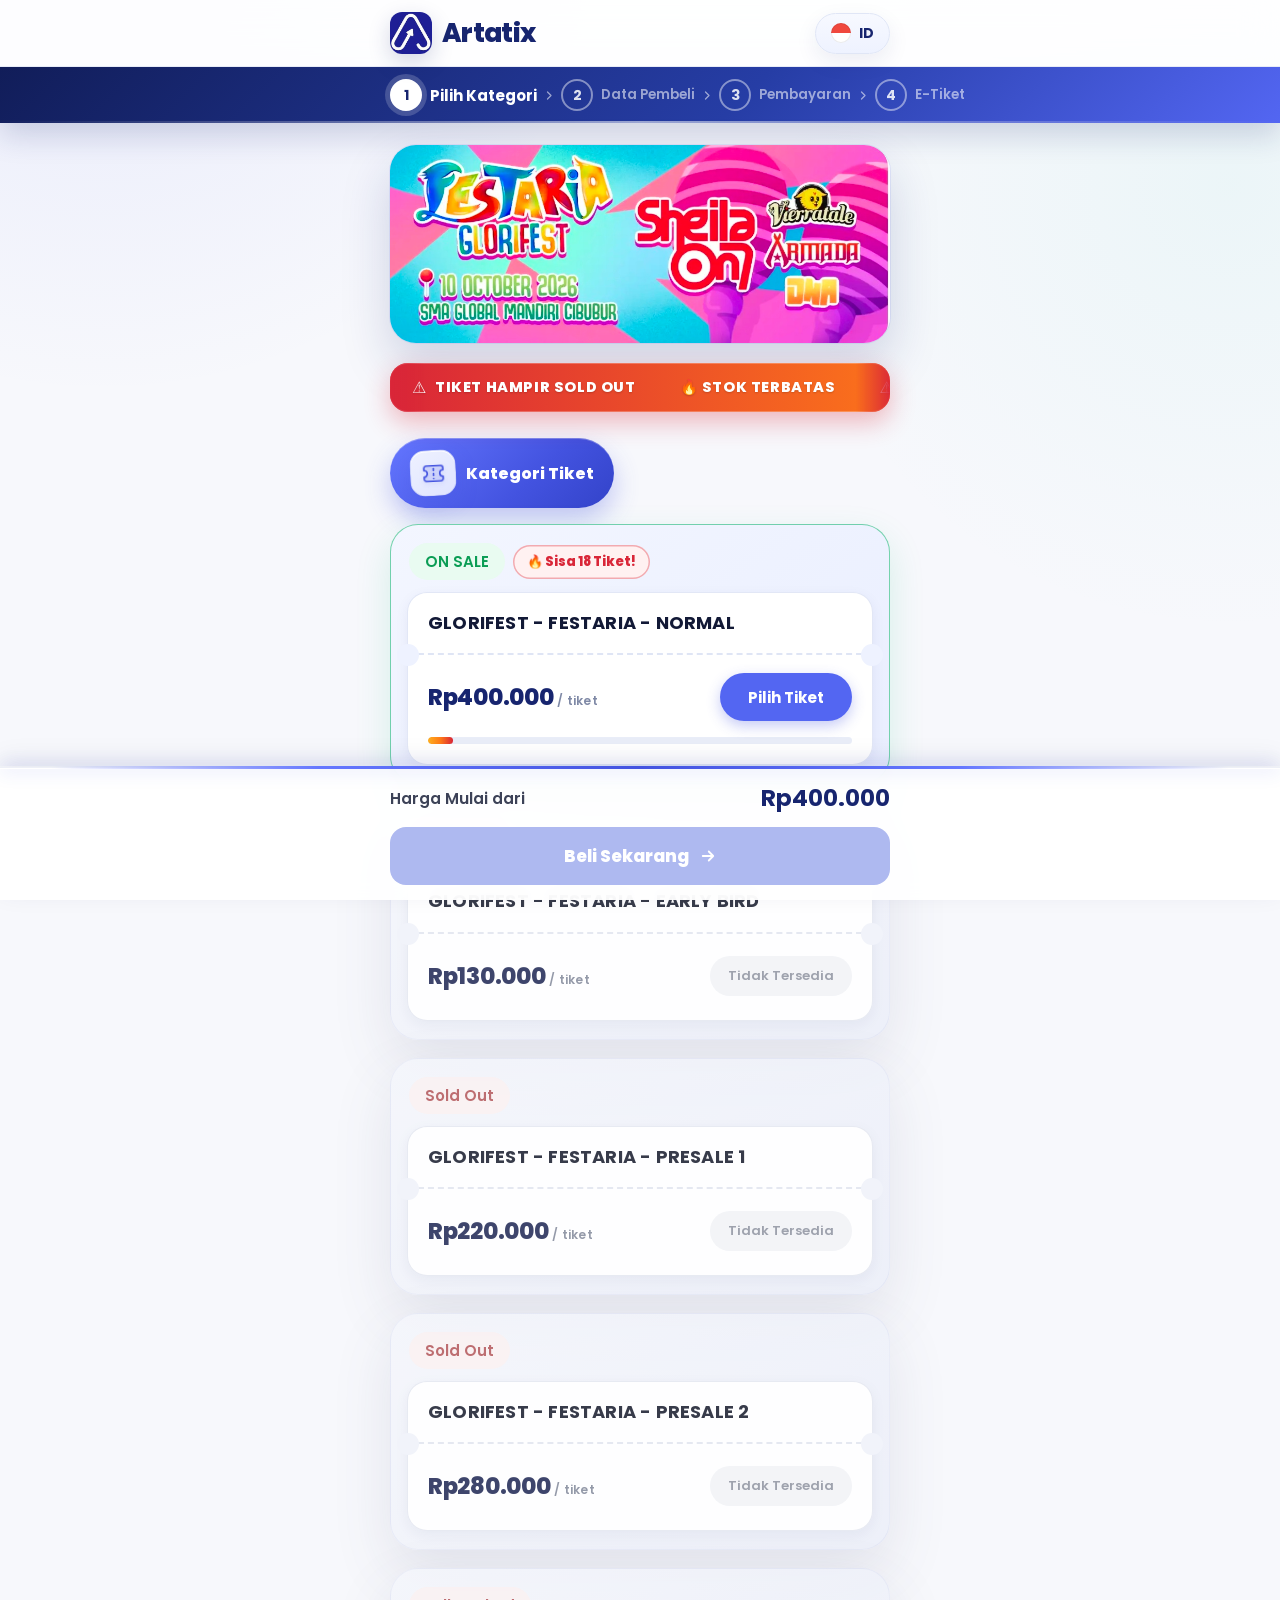
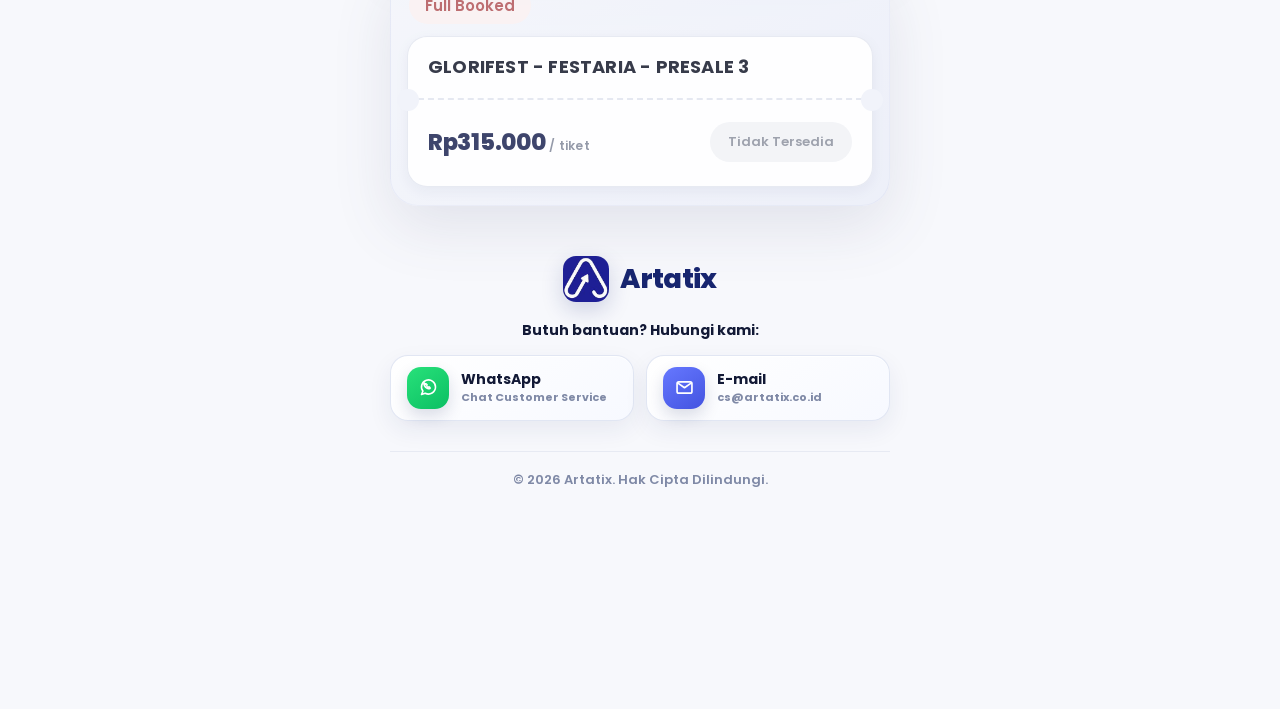
<file: tiket.html>
<!doctype html>
<html lang="id">
<head>
  <link rel="preload" as="image" href="banner.jpg">
<meta charset="utf-8">
<meta name="viewport" content="width=device-width,initial-scale=1,viewport-fit=cover">
<title>Pilih Kategori Tiket | Artatix</title>
<meta name="theme-color" content="#17256f">
<meta name="color-scheme" content="light">
<meta name="format-detection" content="telephone=no">
<meta name="referrer" content="strict-origin-when-cross-origin">
<meta name="description" content="Kategori tiket GLORIFEST FESTARIA 2026 — stok terbatas, hampir sold out! Pilih tiket dan lanjutkan pemesanan di Artatix.">
<meta name="twitter:card" content="summary_large_image">
<meta property="og:type" content="website">
<meta property="og:title" content="Pilih Kategori Tiket | Artatix">
<meta property="og:description" content="Kategori tiket GLORIFEST FESTARIA 2026 — Tiket hampir sold out!">
<meta property="og:image" content="banner.jpg">
<meta property="og:image:alt" content="Poster GLORIFEST FESTARIA 2026">
<link rel="icon" type="image/png" href="logo.png">
<link rel="apple-touch-icon" href="logo.png">
<link rel="prefetch" href="form.html" as="document">
<link rel="preconnect" href="https://fonts.googleapis.com">
<link rel="preconnect" href="https://fonts.gstatic.com" crossorigin>
<link href="https://fonts.googleapis.com/css2?family=Poppins:wght@400;500;600;700;800&display=swap" rel="stylesheet">
<script type="application/ld+json">
{"@context":"https://schema.org","@type":"Event","name":"GLORIFEST \"FESTARIA 2026\"","description":"GLORIFEST FESTARIA 2026 di SMA Global Mandiri Cibubur, 10 Oktober 2026.","startDate":"2026-10-10T15:00:00+07:00","endDate":"2026-10-10T23:00:00+07:00","eventStatus":"https://schema.org/EventScheduled","eventAttendanceMode":"https://schema.org/OfflineEventAttendanceMode","location":{"@type":"Place","name":"SMA Global Mandiri Cibubur","address":"Cibubur, Jawa Barat"},"image":["banner.jpg"],"organizer":{"@type":"Organization","name":"Artatix","url":"https://artatix.id"},"offers":{"@type":"AggregateOffer","priceCurrency":"IDR","lowPrice":"130000","highPrice":"400000","offerCount":5,"offers":[{"@type":"Offer","name":"GLORIFEST - FESTARIA - NORMAL","price":"400000","priceCurrency":"IDR","availability":"https://schema.org/InStock"},{"@type":"Offer","name":"GLORIFEST - FESTARIA - EARLY BIRD","price":"130000","priceCurrency":"IDR","availability":"https://schema.org/SoldOut"},{"@type":"Offer","name":"GLORIFEST - FESTARIA - PRESALE 1","price":"220000","priceCurrency":"IDR","availability":"https://schema.org/SoldOut"},{"@type":"Offer","name":"GLORIFEST - FESTARIA - PRESALE 2","price":"280000","priceCurrency":"IDR","availability":"https://schema.org/SoldOut"},{"@type":"Offer","name":"GLORIFEST - FESTARIA - PRESALE 3","price":"315000","priceCurrency":"IDR","availability":"https://schema.org/SoldOut"}]}}
</script>
<style>
*{margin:0;padding:0;box-sizing:border-box}
[hidden]{display:none!important}
:root{--navy:#17256f;--blue:#5366f2;--blue-dark:#3f51d8;--ink:#121936;--muted:#7f89a6;--panel:#eef2ff;--line:#dfe5f5;--red:#e5484d;--red-bg:#fff0f1;--green:#0b9d55;--green-bg:#e9fbf1;--hot:#d92638}
html{-webkit-text-size-adjust:100%}
body{font-family:'Poppins',system-ui,sans-serif;background:radial-gradient(900px 420px at 50% -160px,rgba(83,102,242,.20),transparent 70%),linear-gradient(180deg,#f8faff 0,#fff 34%,#fff 100%);color:var(--ink);transition:opacity .24s ease;-webkit-tap-highlight-color:transparent;overflow-x:hidden}
body.leaving{opacity:0}
::selection{background:#dfe5fb}
:focus-visible{outline:3px solid rgba(67,83,224,.35);outline-offset:2px;border-radius:6px}
img{display:block}
button{font-family:inherit;cursor:pointer}
.sr-only{position:absolute;width:1px;height:1px;margin:-1px;padding:0;overflow:hidden;clip:rect(0 0 0 0);white-space:nowrap;border:0}
.wrap{width:100%;max-width:540px;margin:0 auto;padding-left:20px;padding-right:20px}
.topbar{position:relative;background:rgba(255,255,255,.88);backdrop-filter:blur(18px);-webkit-backdrop-filter:blur(18px);border-bottom:1px solid rgba(223,229,245,.72);z-index:30}
.bar-inner{display:flex;align-items:center;justify-content:space-between;padding-top:12px;padding-bottom:12px}
.brand{display:flex;align-items:center;gap:10px;text-decoration:none}
.logo-mark{width:42px;height:42px;flex:none;border-radius:12px;box-shadow:0 8px 22px rgba(23,37,111,.18);transition:transform .35s cubic-bezier(.34,1.56,.64,1)}
.brand:hover .logo-mark{transform:rotate(-6deg) scale(1.06)}
.brand strong{font-size:26px;font-weight:800;color:var(--navy);letter-spacing:-.7px}
.lang{display:inline-flex;align-items:center;gap:8px;background:linear-gradient(180deg,#f7f9ff,#eef2ff);border:1px solid #e0e6f6;border-radius:999px;padding:9px 15px;font-weight:700;font-size:14px;color:var(--navy);box-shadow:0 8px 22px rgba(23,37,111,.08);transition:transform .12s,box-shadow .2s;-webkit-user-select:none;user-select:none}
.lang:hover{box-shadow:0 10px 26px rgba(23,37,111,.14)}
.lang:active{transform:scale(.95)}
.flag{width:20px;height:20px;border-radius:50%;background:linear-gradient(180deg,#f0483e 0 50%,#fff 50% 100%);box-shadow:inset 0 0 0 1px rgba(0,0,0,.08);flex:none}
.flag--en{background:
 linear-gradient(45deg,transparent 45%,#fff 45% 55%,transparent 55%),
 linear-gradient(135deg,transparent 45%,#fff 45% 55%,transparent 55%),
 linear-gradient(0deg,transparent 41%,#fff 41% 59%,transparent 59%),
 linear-gradient(90deg,transparent 41%,#fff 41% 59%,transparent 59%),#26339B;
 box-shadow:inset 0 0 0 1px rgba(255,255,255,.28)}
.progress{position:relative;background:linear-gradient(135deg,#111d59,#263da5 58%,#5366f2);box-shadow:0 12px 30px rgba(23,37,111,.18);overflow:hidden}
.progress::after{content:"";position:absolute;left:0;right:0;bottom:0;height:2px;background:linear-gradient(90deg,transparent,rgba(255,255,255,.55),transparent);animation:sheenLine 4.5s linear infinite;pointer-events:none}
@keyframes sheenLine{0%{transform:translateX(-100%)}100%{transform:translateX(100%)}}
.steps{list-style:none;display:flex;align-items:center;padding-top:12px;padding-bottom:12px;gap:6px}
.step{display:flex;align-items:center;gap:8px;flex:none;min-width:0}
.s-dot{width:32px;height:32px;border-radius:50%;display:grid;place-items:center;font-weight:700;font-size:14px;color:rgba(255,255,255,.85);border:2px solid rgba(255,255,255,.45);flex:none;transition:background .3s,color .3s,border-color .3s,box-shadow .3s}
.step.active .s-dot{background:#fff;color:var(--navy);border-color:#fff;box-shadow:0 0 0 5px rgba(255,255,255,.18)}
.s-label{color:rgba(255,255,255,.55);font-weight:600;font-size:13.5px;white-space:nowrap;transition:color .3s}
.step.active .s-label{color:#fff;font-weight:700;font-size:15px}
.s-sep{display:flex;justify-content:center;flex:1;min-width:12px}
.s-sep svg{width:13px;height:13px;fill:none;stroke:#fff;stroke-width:2.5;stroke-linecap:round;stroke-linejoin:round;opacity:.55}
@media(max-width:480px){
 .step:not(.active) .s-label{position:absolute;width:1px;height:1px;margin:-1px;padding:0;overflow:hidden;clip:rect(0 0 0 0);white-space:nowrap}
 .s-dot{width:28px;height:28px;font-size:13px}
}
main{padding-bottom:205px}
.banner-box{position:relative;border-radius:26px;overflow:hidden;margin-top:22px;box-shadow:0 22px 50px rgba(23,37,111,.18),inset 0 2px 0 rgba(255,255,255,.85);outline:1px solid rgba(83,102,242,.10);
 background:linear-gradient(110deg,#dfe3f5 25%,#f2f4fd 50%,#dfe3f5 75%);background-size:200% 100%;animation:shimmer 1.5s linear infinite}
.banner-box img{width:100%;height:auto;opacity:0;transition:opacity .45s ease}
.banner-box.is-loaded{animation:none;background:transparent}
.banner-box.is-loaded img{opacity:1}
.banner-box.is-error{animation:none;aspect-ratio:2.6/1;min-height:170px;background:linear-gradient(120deg,#FF4FA3,#8A4BFF 48%,#22C8E8)}
.banner-box.is-error img{display:none}
.banner-fb{display:none;position:absolute;inset:0;place-items:center;text-align:center;color:#fff;padding:18px}
.banner-box.is-error .banner-fb{display:grid}
.banner-fb strong{font-size:clamp(17px,4vw,24px);font-weight:800;line-height:1.3;text-shadow:0 2px 12px rgba(0,0,0,.35)}
.banner-fb span{display:block;margin-top:5px;font-weight:700;font-size:12.5px;opacity:.92}
@keyframes shimmer{to{background-position:-200% 0}}
.ticker{position:relative;overflow:hidden;margin-top:20px;border-radius:18px;background:linear-gradient(90deg,#d92638,#ff7a18,#d92638);background-size:220% 100%;box-shadow:0 10px 26px rgba(217,38,56,.32),inset 0 0 0 1px rgba(255,255,255,.25);animation:rise .55s cubic-bezier(.2,.7,.3,1) backwards,tickerBg 6s linear infinite}
.ticker::before,.ticker::after{content:"";position:absolute;top:0;bottom:0;width:34px;z-index:2;pointer-events:none}
.ticker::before{left:0;background:linear-gradient(90deg,rgba(217,38,56,.95),transparent)}
.ticker::after{right:0;background:linear-gradient(-90deg,rgba(217,38,56,.95),transparent)}
.ticker:hover .ticker-track{animation-play-state:paused}
.ticker-track{display:flex;width:max-content;padding:12px 0;will-change:transform;animation:tickerMove 15s linear infinite}
.t-group{display:flex;align-items:center;flex:none}
.t-item{display:inline-flex;align-items:center;gap:8px;padding:0 22px;color:#fff;font-size:14.5px;font-weight:800;letter-spacing:.6px;text-transform:uppercase;white-space:nowrap;text-shadow:0 1px 2px rgba(0,0,0,.18)}
.t-warn{display:inline-block;font-size:16px;animation:blink .85s ease-in-out infinite}
@keyframes tickerMove{to{transform:translateX(-50%)}}
@keyframes tickerBg{to{background-position:220% 0}}
@keyframes blink{0%,100%{opacity:1}50%{opacity:.35}}
.category-icon{width:46px;height:46px;display:grid;place-items:center;flex:none;border-radius:15px;background:linear-gradient(145deg,#eef1ff,#dfe4ff);box-shadow:0 9px 22px rgba(67,83,224,.18),inset 0 1px 0 rgba(255,255,255,.95);border:1px solid rgba(67,83,224,.16);transform:rotate(-3deg)}
.category-icon svg{width:29px;height:29px;fill:none;stroke:#4353e0;stroke-width:1.8;stroke-linecap:round;stroke-linejoin:round;filter:drop-shadow(0 2px 2px rgba(67,83,224,.16))}
.category-icon svg path:first-child{fill:rgba(67,83,224,.12)}
.heading{display:inline-flex;align-items:center;gap:10px;background:linear-gradient(135deg,#6577ff,#4353e0 62%,#3343c9);color:#fff;font-size:16px;font-weight:800;padding:12px 20px;border-radius:999px;margin:26px 0 16px;box-shadow:0 12px 26px rgba(67,83,224,.30),inset 0 1px 0 rgba(255,255,255,.28)}
.tickets{display:grid;gap:18px}
.card{position:relative;background:linear-gradient(145deg,#f3f6ff,#e9eeff);border:1px solid rgba(83,102,242,.08);border-radius:28px;padding:16px 16px 18px;box-shadow:0 14px 34px rgba(23,37,111,.08);animation:rise .5s cubic-bezier(.2,.7,.3,1) backwards}
.card.is-available{border-color:rgba(16,183,106,.55);box-shadow:0 14px 36px rgba(16,183,106,.14)}
.card.is-off{filter:grayscale(.4) opacity(.85)}
@keyframes rise{from{opacity:0;transform:translateY(14px)}to{opacity:1;transform:translateY(0)}}
.card.is-on::after{content:"✓";position:absolute;top:18px;right:18px;width:27px;height:27px;border-radius:50%;background:var(--green);color:#fff;display:grid;place-items:center;font-size:15px;font-weight:800;box-shadow:0 5px 12px rgba(14,159,86,.4);animation:pop .3s cubic-bezier(.2,.9,.3,1.4) backwards}
@keyframes pop{from{transform:scale(0)}}
.badge-row{display:flex;align-items:center;gap:8px;margin:2px 0 12px 2px;flex-wrap:wrap}
.badge{display:inline-flex;align-items:center;gap:8px;padding:7px 16px;border-radius:999px;font-size:15px;font-weight:600}
.badge.sold_out,.badge.full_booked{color:var(--red);background:var(--red-bg)}
.badge.available{color:var(--green);background:var(--green-bg);animation:glow 1.8s ease-in-out infinite}
.badge.available i{width:8px;height:8px;border-radius:50%;background:#10d76a;box-shadow:0 0 8px 2px rgba(16,215,106,.95)}
@keyframes glow{0%,100%{box-shadow:0 0 6px rgba(18,183,106,.35)}50%{box-shadow:0 0 20px rgba(18,183,106,.85)}}
.chip-hot{display:inline-flex;align-items:center;gap:6px;padding:7px 14px;border-radius:999px;font-size:13px;font-weight:800;color:var(--hot);background:#fff1f1;box-shadow:inset 0 0 0 1.5px rgba(217,38,56,.35)}
.tcard{background:rgba(255,255,255,.96);border:1px solid rgba(223,229,245,.9);border-radius:20px;padding:18px 20px 20px;box-shadow:0 4px 14px rgba(23,37,111,.06)}
.card.is-on .tcard{box-shadow:0 0 0 2px #c6cdf6,0 10px 24px rgba(67,83,224,.16)}
.tname{font-size:18px;font-weight:700;line-height:1.35;letter-spacing:.2px}
.tdivider{position:relative;border-top:2px dashed var(--line);margin:18px -20px}
.notch{position:absolute;top:-11px;width:22px;height:22px;border-radius:50%;background:var(--panel)}
.notch.l{left:-11px}
.notch.r{right:-11px}
.tfoot{display:flex;align-items:center;justify-content:space-between;gap:12px;row-gap:12px;flex-wrap:wrap;margin-top:18px}
.tprice{font-size:23px;font-weight:800;letter-spacing:-.3px;color:var(--navy);font-variant-numeric:tabular-nums}
.tunit{font-size:12px;font-weight:600;color:var(--muted);margin-left:4px;letter-spacing:.2px}
.qty-zone{display:flex;align-items:center;justify-content:flex-end;min-height:48px;margin-left:auto}
.sub-line{flex-basis:100%;text-align:right;font-size:12.5px;font-weight:700;color:var(--blue-dark);animation:rise .3s ease backwards}
.stockbar{height:7px;margin-top:16px;border-radius:99px;background:#e9edf8;overflow:hidden}
.stockbar i{display:block;height:100%;border-radius:99px;background:linear-gradient(90deg,#ffb020,#ff7a18,#d92638)}
.picker,.step-btn,.buy{touch-action:manipulation;-webkit-user-select:none;user-select:none;-webkit-tap-highlight-color:transparent}
.picker{border:0;background:var(--blue);color:#fff;font-weight:700;font-size:15px;min-height:48px;min-width:132px;padding:11px 20px;border-radius:999px;box-shadow:0 5px 14px rgba(67,83,224,.30);transition:transform .15s,background .2s,box-shadow .2s;cursor:pointer}
.picker:hover{background:var(--blue-dark);box-shadow:0 7px 17px rgba(67,83,224,.36)}
.picker:active{transform:scale(.97)}
.picker:focus-visible,.step-btn:focus-visible{outline:3px solid rgba(67,83,224,.35);outline-offset:3px}
.stepper{display:flex;align-items:center;justify-content:center;gap:12px;min-height:48px}
.step-btn{width:48px;height:48px;min-width:48px;min-height:48px;border-radius:50%;border:2px solid #d7def4;background:#fff;color:var(--navy);font-size:23px;font-weight:800;line-height:1;display:grid;place-items:center;transition:border-color .15s,color .15s,background .15s,opacity .15s,transform .15s;cursor:pointer;box-shadow:0 3px 9px rgba(23,37,111,.07)}
.step-btn:hover:not(:disabled){border-color:var(--blue);color:var(--blue);background:#f7f8ff}
.step-btn:active:not(:disabled){transform:scale(.92)}
.step-btn:disabled{opacity:.35;cursor:not-allowed;box-shadow:none}
.qty-val{min-width:32px;text-align:center;font-weight:800;font-size:18px;line-height:48px;font-variant-numeric:tabular-nums}
.qty-val.bump{animation:bump .25s ease}
@keyframes bump{50%{transform:scale(1.3)}}
.off-pill{display:inline-flex;align-items:center;padding:10px 18px;border-radius:999px;background:#f1f3f9;color:#8b93a8;font-size:13px;font-weight:600}
.footer{margin-top:50px;text-align:center;padding:0 0 14px}
.f-brand{display:flex;align-items:center;justify-content:center;gap:11px;margin-bottom:18px}
.f-brand .logo-mark{width:46px;height:46px;border-radius:13px}
.f-brand span{font-size:27px;font-weight:800;color:var(--navy);letter-spacing:-.7px}
.f-help{font-size:14px;font-weight:700;color:var(--ink);margin-bottom:14px}
.f-contact{display:grid;grid-template-columns:repeat(2,minmax(0,1fr));gap:12px;max-width:520px;margin:0 auto}
.f-contact a{min-height:66px;box-sizing:border-box;display:flex;align-items:center;justify-content:flex-start;gap:12px;padding:10px 16px;border:1px solid rgba(224,229,243,.95);border-radius:18px;text-decoration:none;color:var(--ink);font-weight:750;font-size:14px;background:linear-gradient(145deg,#fff,#f7f9ff);box-shadow:0 9px 24px rgba(30,47,105,.07),inset 0 1px 0 rgba(255,255,255,.9);transition:transform .18s ease,box-shadow .18s ease,border-color .18s ease}
.f-contact a:hover{transform:translateY(-2px);border-color:rgba(67,83,224,.3);box-shadow:0 13px 30px rgba(30,47,105,.12),inset 0 1px 0 rgba(255,255,255,.95)}
.f-contact a:active{transform:translateY(0) scale(.98)}
.f-ico{width:42px;height:42px;border-radius:14px;display:grid;place-items:center;flex:none;color:#fff;box-shadow:0 7px 16px rgba(20,35,90,.15)}
.f-ico.wa{background:linear-gradient(145deg,#28e17a,#0bbf63)}
.f-ico.mail{background:linear-gradient(145deg,#6678ff,#4353e0)}
.f-ico svg{width:21px;height:21px;stroke:currentColor;fill:none;stroke-width:1.9;stroke-linecap:round;stroke-linejoin:round}
.f-ico.wa svg{stroke-width:1.8}
.f-copyline{display:flex;flex-direction:column;align-items:flex-start;min-width:0;text-align:left;line-height:1.25}
.f-copyline small{margin-top:3px;font-size:11px;font-weight:650;color:var(--muted)}
.f-copyline strong{max-width:100%;overflow:hidden;text-overflow:ellipsis;white-space:nowrap}
.f-sep{border:0;border-top:1px solid #e7eaf3;margin:30px 0 18px}
.f-copy{font-size:13px;color:var(--muted);font-weight:550}
@media (max-width:560px){.f-contact{grid-template-columns:1fr;max-width:390px}.f-contact a{min-height:64px}}
.sticky{position:fixed;left:0;right:0;bottom:0;z-index:50;background:rgba(255,255,255,.92);backdrop-filter:blur(10px);-webkit-backdrop-filter:blur(10px);border-top:1px solid #eef0f7;box-shadow:0 -8px 24px rgba(23,37,84,.08);padding-bottom:env(safe-area-inset-bottom);animation:slideUp .45s cubic-bezier(.2,.7,.3,1) backwards .15s}
@keyframes slideUp{from{transform:translateY(100%)}}
.sticky::before{content:"";position:absolute;top:-2px;left:0;right:0;height:3px;background:linear-gradient(90deg,transparent 4%,#6577ff 25%,#4353e0 50%,#6577ff 75%,transparent 96%);box-shadow:0 0 18px rgba(67,83,224,.38)}
.sticky-inner{padding-top:13px;padding-bottom:15px}
.p-row{display:flex;align-items:center;justify-content:space-between}
.p-label{font-size:15.5px;font-weight:600;color:#3c4257}
.p-price{font-size:23px;font-weight:700;color:var(--navy);font-variant-numeric:tabular-nums}
.buy{position:relative;overflow:hidden;margin-top:12px;width:100%;border:0;border-radius:16px;padding:16px;font-size:17px;font-weight:800;color:#fff;background:linear-gradient(135deg,#6577ff 0,#4353e0 52%,#3343c9 100%);box-shadow:0 12px 28px rgba(67,83,224,.36),inset 0 1px 0 rgba(255,255,255,.30);display:flex;align-items:center;justify-content:center;gap:10px;transition:transform .15s,box-shadow .2s,opacity .2s}
.buy::before{content:"";position:absolute;inset:0;transform:translateX(-120%) skewX(-18deg);background:linear-gradient(90deg,transparent,rgba(255,255,255,.24),transparent);animation:buttonShine 3.8s ease-in-out infinite}
.buy svg{position:relative;width:18px;height:18px;fill:none;stroke:#fff;stroke-width:2.4;stroke-linecap:round;stroke-linejoin:round;transition:transform .2s}
.buy span{position:relative}
@keyframes buttonShine{0%,58%{transform:translateX(-120%) skewX(-18deg)}100%{transform:translateX(120%) skewX(-18deg)}}
.buy:disabled{background:#aeb9f0;box-shadow:none;cursor:not-allowed}
.buy:disabled::before{animation:none}
.buy:not(:disabled):hover{box-shadow:0 10px 24px rgba(67,83,224,.42)}
.buy:not(:disabled):hover svg{transform:translateX(3px)}
.buy:not(:disabled):active{transform:scale(.99)}
.toast{position:fixed;left:50%;bottom:185px;transform:translate(-50%,14px) scale(.97);z-index:60;background:#1c2440;color:#fff;font-size:14px;font-weight:500;padding:11px 18px;border-radius:12px;max-width:calc(100vw - 40px);text-align:center;opacity:0;pointer-events:none;box-shadow:0 12px 30px rgba(0,0,0,.28);transition:opacity .25s,transform .25s}
.toast.show{opacity:1;transform:translate(-50%,0) scale(1)}
@media (hover:hover){
.tcard{transition:box-shadow .2s ease,transform .2s ease}
.card:hover .tcard{transform:translateY(-2px);box-shadow:0 10px 26px rgba(30,52,143,.12)}
.card.is-on:hover .tcard{box-shadow:0 0 0 2px #c6cdf6,0 12px 26px rgba(67,83,224,.2)}
}
@media (max-width:480px){.tfoot{align-items:center}.qty-zone{width:100%;justify-content:flex-end}.stepper{gap:10px}.picker{min-width:144px}.step-btn{width:50px;height:50px;min-width:50px;min-height:50px}.qty-val{min-width:34px;font-size:19px;line-height:50px}}
@media (max-width:380px){.wrap{padding-left:14px;padding-right:14px}.t-item{padding:0 14px;font-size:12px}.chip-hot{font-size:12px;padding:6px 12px}.picker{min-width:136px}.stepper{gap:8px}.step-btn{width:48px;height:48px;min-width:48px;min-height:48px}.qty-val{min-width:30px;font-size:18px}}
@media (prefers-reduced-motion:reduce){*{animation:none!important;transition:none!important}}
</style>
  <link rel="stylesheet" href="enhancements.css">
</head>
<body>

<header class="topbar">
  <div class="wrap bar-inner">
    <a class="brand" href="index.html" aria-label="Artatix beranda">
      <img class="logo-mark" src="logo.png" alt="Artatix">
      <strong>Artatix</strong>
    </a>
    <button class="lang" id="langBtn" type="button" aria-label="Ganti bahasa">
      <span class="flag" id="langFlag" aria-hidden="true"></span><span id="langCode">ID</span>
    </button>
  </div>
</header>

<nav class="progress" aria-label="Langkah pemesanan">
  <ol class="steps wrap">
    <li class="step active" aria-current="step"><span class="s-dot">1</span><span class="s-label" data-step="0">Pilih Kategori</span></li>
    <li class="s-sep" aria-hidden="true"><svg viewBox="0 0 24 24"><path d="M9 5l7 7-7 7"/></svg></li>
    <li class="step"><span class="s-dot">2</span><span class="s-label" data-step="1">Data Pembeli</span></li>
    <li class="s-sep" aria-hidden="true"><svg viewBox="0 0 24 24"><path d="M9 5l7 7-7 7"/></svg></li>
    <li class="step"><span class="s-dot">3</span><span class="s-label" data-step="2">Pembayaran</span></li>
    <li class="s-sep" aria-hidden="true"><svg viewBox="0 0 24 24"><path d="M9 5l7 7-7 7"/></svg></li>
    <li class="step"><span class="s-dot">4</span><span class="s-label" data-step="3">E-Tiket</span></li>
  </ol>
</nav>

<main class="wrap">
  <figure class="banner-box" id="bannerBox">
    <img class="banner" id="bannerImg" src="banner.jpg" alt="GLORIFEST FESTARIA 2026 — 10 Oktober 2026, SMA Global Mandiri Cibubur" width="1400" height="520" fetchpriority="high" decoding="async">
    <figcaption class="banner-fb"><div><strong>GLORIFEST FESTARIA 2026</strong><span>10 Oktober 2026 · SMA Global Mandiri Cibubur</span></div></figcaption>
  </figure>

  <aside class="ticker" aria-label="Peringatan stok tiket">
    <p class="sr-only" id="tickerSr">Peringatan: tiket hampir sold out. Amankan tiketmu sekarang sebelum kehabisan.</p>
    <div class="ticker-track" aria-hidden="true">
      <div class="t-group">
        <span class="t-item"><span class="t-warn">⚠️</span><span data-tick="0">TIKET HAMPIR SOLD OUT</span></span>
        <span class="t-item"><span data-tick="1">🔥 STOK TERBATAS</span></span>
        <span class="t-item"><span class="t-warn">⚠️</span><span data-tick="2">AMANKAN TIKETMU SEKARANG</span></span>
      </div>
      <div class="t-group">
        <span class="t-item"><span class="t-warn">⚠️</span><span data-tick="0">TIKET HAMPIR SOLD OUT</span></span>
        <span class="t-item"><span data-tick="1">🔥 STOK TERBATAS</span></span>
        <span class="t-item"><span class="t-warn">⚠️</span><span data-tick="2">AMANKAN TIKETMU SEKARANG</span></span>
      </div>
    </div>
  </aside>

  <h1 class="heading">
    <span class="category-icon" aria-hidden="true"><svg viewBox="0 0 32 32"><path d="M5.5 10.25A2.75 2.75 0 0 1 8.25 7.5h15.5a2.75 2.75 0 0 1 2.75 2.75v2.1a3.35 3.35 0 0 0 0 7.3v2.1a2.75 2.75 0 0 1-2.75 2.75H8.25a2.75 2.75 0 0 1-2.75-2.75v-2.1a3.35 3.35 0 0 0 0-7.3v-2.1Z"/><path d="M16 10.5v2.1m0 3.4v2.1m0 3.4v.1"/></svg></span>
    <span data-i18n-heading>Kategori Tiket</span>
  </h1>

  <section id="ticketList" class="tickets" aria-label="Daftar kategori tiket"></section>
  <noscript><p style="padding:16px;text-align:center;color:#66718d;font-size:13px">Aktifkan JavaScript untuk memilih kategori tiket dan melanjutkan pemesanan.</p></noscript>

  <footer class="footer">
    <div class="f-brand">
      <img class="logo-mark" src="logo.png" alt="Artatix">
      <span>Artatix</span>
    </div>
    <p class="f-help" data-f-help>Butuh bantuan? Hubungi kami:</p>
    <div class="f-contact">
      <a href="https://wa.me/6282137676220" target="_blank" rel="noopener noreferrer" aria-label="Chat WhatsApp Artatix">
        <span class="f-ico wa"><svg viewBox="0 0 24 24" aria-hidden="true"><path d="M20 11.5a8 8 0 0 1-11.8 7L4 20l1.6-3.9A8 8 0 1 1 20 11.5Z"/><path d="M8.4 8.1c.2-.4.5-.4.8-.3l1 .8c.2.2.3.4.1.7l-.5.7c.4.8 1 1.4 1.8 1.8l.7-.5c.2-.2.5-.1.7.1l.8 1c.2.3.1.6-.3.8-.5.3-1.1.4-1.7.2-2.4-.7-4.3-2.6-5-5-.2-.6-.1-1.2.2-1.7Z"/></svg></span>
        <span class="f-copyline"><strong>WhatsApp</strong><small data-f-wa>Chat Customer Service</small></span>
      </a>
      <a href="mailto:cs@artatix.co.id" aria-label="Kirim email ke Customer Service Artatix">
        <span class="f-ico mail"><svg viewBox="0 0 24 24" aria-hidden="true"><rect x="3.5" y="5.5" width="17" height="13" rx="2"/><path d="m4.5 7 7.5 5.3L19.5 7"/></svg></span>
        <span class="f-copyline"><strong>E-mail</strong><small>cs@artatix.co.id</small></span>
      </a>
    </div>
    <hr class="f-sep">
    <p class="f-copy" data-f-copy>© 2026 Artatix. Hak Cipta Dilindungi.</p>
  </footer>
</main>

<div class="sticky">
  <div class="wrap sticky-inner">
    <div class="p-row" aria-live="polite"><span class="p-label" id="barLabel">Harga Mulai dari</span><strong class="p-price" id="barPrice">Rp400.000</strong></div>
    <button class="buy" id="checkoutBtn" type="button" disabled aria-disabled="true"><span id="buyLabel">Beli Sekarang</span><svg viewBox="0 0 24 24" aria-hidden="true"><path d="M5 12h14m-6-6 6 6-6 6"/></svg></button>
  </div>
</div>
<div class="toast" id="toast" role="status" aria-live="polite"></div>

<script>
(() => {
  'use strict';

  const CONFIG = {
    slug: 'glorifest-festaria-2026',
    ticketLimit: 10,
    lowStockThreshold: 25,
    tickets: [
      { id: 'normal',     name: 'GLORIFEST - FESTARIA - NORMAL',     price: 400000, status: 'available', stock: 18, stockMax: 400 },
      { id: 'early-bird', name: 'GLORIFEST - FESTARIA - EARLY BIRD', price: 130000, status: 'sold_out' },
      { id: 'presale-1',  name: 'GLORIFEST - FESTARIA - PRESALE 1',  price: 220000, status: 'sold_out' },
      { id: 'presale-2',  name: 'GLORIFEST - FESTARIA - PRESALE 2',  price: 280000, status: 'sold_out' },
      { id: 'presale-3',  name: 'GLORIFEST - FESTARIA - PRESALE 3',  price: 315000, status: 'full_booked' }
    ]
  };

  const KEY = { sel: 'gf_selection_v1', items: 'gf_checkout_items_v1', tq: 'gf_total_qty', tp: 'gf_total_price', lang: 'gf_lang' };
  const DEST = 'form.html';
  const MAX = CONFIG.ticketLimit;
  const LOW = CONFIG.lowStockThreshold;
  const qty = {}, ui = {}, prev = {};
  CONFIG.tickets.forEach(t => { qty[t.id] = 0; prev[t.id] = 0; });

  const $  = id => document.getElementById(id);
  const $$ = s => Array.from(document.querySelectorAll(s));
  const list = $('ticketList'), btn = $('checkoutBtn'), buyLabel = $('buyLabel'),
        toastEl = $('toast'), barLabel = $('barLabel'), barPrice = $('barPrice'),
        langBtn = $('langBtn'), langFlag = $('langFlag'), langCode = $('langCode');

  const I18N = {
    id: {
      titleBase: 'Pilih Kategori Tiket | Artatix',
      steps: ['Pilih Kategori', 'Data Pembeli', 'Pembayaran', 'E-Tiket'],
      heading: 'Kategori Tiket',
      available: 'ON SALE', soldOut: 'Sold Out', fullBooked: 'Full Booked',
      pick: 'Pilih Tiket', unavail: 'Tidak Tersedia', perTicket: '/ tiket',
      left: n => 'Sisa ' + n + ' Tiket!',
      add: 'Tambah tiket', sub: 'Kurangi tiket', qtyLabel: 'Jumlah tiket',
      stockOf: (a, b) => 'Sisa stok ' + a + ' dari ' + b + ' tiket',
      subtotal: 'Subtotal',
      from: 'Harga Mulai dari', total: n => 'Total · ' + n + ' tiket',
      buy: 'Beli Sekarang', next: 'Lanjutkan',
      maxToast: n => 'Maksimal ' + n + ' tiket per transaksi',
      ticker: ['TIKET HAMPIR SOLD OUT', '🔥 STOK TERBATAS', 'AMANKAN TIKETMU SEKARANG'],
      srTicker: 'Peringatan: tiket hampir sold out. Amankan tiketmu sekarang sebelum kehabisan.',
      needHelp: 'Butuh bantuan? Hubungi kami:',
      fWaSub: 'Chat Customer Service',
      copy: '© 2026 Artatix. Hak Cipta Dilindungi.',
      langToast: 'Bahasa: Indonesia'
    },
    en: {
      titleBase: 'Select Ticket Category | Artatix',
      steps: ['Select Category', 'Buyer Details', 'Payment', 'E-Ticket'],
      heading: 'Ticket Categories',
      available: 'ON SALE', soldOut: 'Sold Out', fullBooked: 'Full Booked',
      pick: 'Select Ticket', unavail: 'Unavailable', perTicket: '/ ticket',
      left: n => 'Only ' + n + ' left!',
      add: 'Add ticket', sub: 'Remove ticket', qtyLabel: 'Ticket quantity',
      stockOf: (a, b) => a + ' of ' + b + ' tickets left',
      subtotal: 'Subtotal',
      from: 'Price from', total: n => 'Total · ' + n + ' tickets',
      buy: 'Buy Now', next: 'Continue',
      maxToast: n => 'Maximum ' + n + ' tickets per transaction',
      ticker: ['ALMOST SOLD OUT', '🔥 LIMITED STOCK', 'SECURE YOUR TICKET NOW'],
      srTicker: 'Warning: tickets are almost sold out. Secure yours now before they run out.',
      needHelp: 'Need help? Contact us:',
      fWaSub: 'Customer Service Chat',
      copy: '© 2026 Artatix. All Rights Reserved.',
      langToast: 'Language: English'
    }
  };
  let LANG = 'id';
  try { if (localStorage.getItem(KEY.lang) === 'en') LANG = 'en'; } catch (e) {}
  const T = () => I18N[LANG];

  const nf = new Intl.NumberFormat('id-ID');
  const fmt = n => 'Rp' + nf.format(Math.round(n));
  const isAvail = t => t.status === 'available';
  const statusText = s => (s === 'full_booked' ? T().fullBooked : s === 'sold_out' ? T().soldOut : T().available);
  const totalQty = () => CONFIG.tickets.reduce((s, t) => s + qty[t.id], 0);
  const totalPrice = () => CONFIG.tickets.reduce((s, t) => s + qty[t.id] * t.price, 0);
  const minPrice = () => {
    const avail = CONFIG.tickets.filter(isAvail).map(t => t.price);
    const pool = avail.length ? avail : CONFIG.tickets.map(t => t.price);
    return pool.length ? Math.min(...pool) : 0;
  };

  const reduceMotion = Boolean(window.matchMedia && window.matchMedia('(prefers-reduced-motion: reduce)').matches);
  let leaving = false;

  let toastTimer = null;
  const notify = msg => {
    toastEl.textContent = msg;
    toastEl.classList.add('show');
    clearTimeout(toastTimer);
    toastTimer = setTimeout(() => toastEl.classList.remove('show'), 2400);
  };

  let shownPrice = 0, priceRaf = 0, priceInit = false;
  const paintPrice = v => { barPrice.textContent = fmt(v); };
  const setPrice = target => {
    if (!priceInit || reduceMotion) { shownPrice = target; paintPrice(target); priceInit = true; return; }
    cancelAnimationFrame(priceRaf);
    const from = shownPrice, t0 = performance.now(), dur = 320;
    const step = now => {
      const p = Math.min(1, (now - t0) / dur), e = 1 - Math.pow(1 - p, 3);
      shownPrice = from + (target - from) * e;
      paintPrice(shownPrice);
      if (p < 1) priceRaf = requestAnimationFrame(step);
      else { shownPrice = target; paintPrice(target); }
    };
    priceRaf = requestAnimationFrame(step);
  };

  const bump = el => {
    if (reduceMotion || !el) return;
    el.classList.remove('bump');
    void el.offsetWidth;
    el.classList.add('bump');
  };

  let saveTimer = null;
  const saveSelection = () => {
    try { localStorage.setItem(KEY.sel, JSON.stringify({ version: CONFIG.slug, qty })); } catch (e) {}
  };
  const queueSave = () => { clearTimeout(saveTimer); saveTimer = setTimeout(saveSelection, 250); };

  const paintCard = (t, r) => {
    r.badge.textContent = statusText(t.status);
    if (r.hotChip) r.hotChip.textContent = '🔥 ' + T().left(t.stock);
    if (r.unit) r.unit.textContent = T().perTicket;
    if (r.picker) { r.picker.textContent = T().pick; r.picker.setAttribute('aria-label', T().pick + ' — ' + t.name); }
    if (r.off) r.off.textContent = T().unavail;
    if (r.minus) r.minus.setAttribute('aria-label', T().sub + ' ' + t.name);
    if (r.plus) r.plus.setAttribute('aria-label', T().add + ' ' + t.name);
    if (r.val) r.val.setAttribute('aria-label', T().qtyLabel + ' ' + t.name);
    if (r.stockbar) r.stockbar.setAttribute('aria-label', T().stockOf(t.stock, t.stockMax));
  };

  const build = () => {
    const frag = document.createDocumentFragment();
    CONFIG.tickets.forEach((t, index) => {
      const card = document.createElement('article');
      card.className = 'card' + (isAvail(t) ? ' is-available' : ' is-off');
      card.dataset.id = t.id;
      card.style.animationDelay = (80 + index * 70) + 'ms';

      const row = document.createElement('div');
      row.className = 'badge-row';

      const badge = document.createElement('span');
      badge.className = 'badge ' + t.status;
      if (isAvail(t)) {
        const dot = document.createElement('i');
        dot.setAttribute('aria-hidden', 'true');
        badge.appendChild(dot);
      }
      badge.appendChild(document.createTextNode(statusText(t.status)));
      row.appendChild(badge);

      const r = { card, badge };

      if (isAvail(t) && typeof t.stock === 'number' && t.stock <= LOW) {
        const hot = document.createElement('span');
        hot.className = 'chip-hot';
        row.appendChild(hot);
        r.hotChip = hot;
      }

      const inner = document.createElement('div');
      inner.className = 'tcard';

      const name = document.createElement('h2');
      name.className = 'tname';
      name.textContent = t.name;

      const divider = document.createElement('div');
      divider.className = 'tdivider';
      const nl = document.createElement('span'); nl.className = 'notch l';
      const nr = document.createElement('span'); nr.className = 'notch r';
      divider.append(nl, nr);

      const foot = document.createElement('div');
      foot.className = 'tfoot';

      const price = document.createElement('span');
      price.className = 'tprice';
      price.textContent = fmt(t.price);
      const unit = document.createElement('small');
      unit.className = 'tunit';
      price.appendChild(unit);
      r.unit = unit;
      foot.appendChild(price);

      const zone = document.createElement('div');
      zone.className = 'qty-zone';

      if (isAvail(t)) {
        const picker = document.createElement('button');
        picker.type = 'button'; picker.className = 'picker';

        const stepper = document.createElement('div');
        stepper.className = 'stepper'; stepper.hidden = true;

        const minus = document.createElement('button');
        minus.type = 'button'; minus.className = 'step-btn minus';
        minus.textContent = '−';

        const val = document.createElement('span');
        val.className = 'qty-val';
        val.setAttribute('aria-live', 'polite');
        val.textContent = '0';

        const plus = document.createElement('button');
        plus.type = 'button'; plus.className = 'step-btn plus';
        plus.textContent = '+';

        stepper.append(minus, val, plus);
        zone.append(picker, stepper);
        Object.assign(r, { picker, stepper, val, plus, minus });

        const subLine = document.createElement('span');
        subLine.className = 'sub-line'; subLine.hidden = true;
        foot.appendChild(subLine);
        r.subLine = subLine;
      } else {
        const off = document.createElement('span');
        off.className = 'off-pill';
        zone.appendChild(off);
        r.off = off;
      }

      foot.appendChild(zone);
      inner.append(name, divider, foot);

      if (isAvail(t) && typeof t.stock === 'number' && typeof t.stockMax === 'number' && t.stockMax > 0) {
        const bar = document.createElement('div');
        bar.className = 'stockbar';
        bar.setAttribute('role', 'img');
        const fill = document.createElement('i');
        fill.style.width = Math.max(6, Math.min(100, Math.round(t.stock / t.stockMax * 100))) + '%';
        bar.appendChild(fill);
        inner.appendChild(bar);
        r.stockbar = bar;
      }

      card.append(row, inner);
      frag.appendChild(card);
      ui[t.id] = r;
      paintCard(t, r);
    });
    list.appendChild(frag);
  };

  const sync = () => {
    const total = totalQty();
    CONFIG.tickets.forEach(t => {
      const r = ui[t.id];
      if (!r) return;
      const n = qty[t.id];
      if (r.picker && r.stepper) { r.picker.hidden = n > 0; r.stepper.hidden = n === 0; }
      if (r.val) {
        r.val.textContent = n;
        if (prev[t.id] !== n) { bump(r.val); prev[t.id] = n; }
      }
      if (r.plus) r.plus.disabled = total >= MAX;
      r.card.classList.toggle('is-on', n > 0);
      if (r.subLine) {
        const show = n > 0;
        r.subLine.hidden = !show;
        if (show) r.subLine.textContent = T().subtotal + ': ' + fmt(n * t.price);
      }
    });
    barLabel.textContent = total > 0 ? T().total(total) : T().from;
    setPrice(total > 0 ? totalPrice() : minPrice());
    btn.disabled = total === 0 || leaving;
    btn.setAttribute('aria-disabled', String(btn.disabled));
    buyLabel.textContent = total > 0 ? T().next : T().buy;
  };

  const save = () => {
    const items = CONFIG.tickets
      .filter(t => qty[t.id] > 0)
      .map(t => ({ id: t.id, nama: t.name, harga: t.price, qty: qty[t.id] }));
    try {
      saveSelection();
      localStorage.setItem(KEY.items, JSON.stringify(items));
      localStorage.setItem(KEY.tq, String(totalQty()));
      localStorage.setItem(KEY.tp, String(totalPrice()));
    } catch (e) {}
  };

  const restore = () => {
    try {
      const raw = JSON.parse(localStorage.getItem(KEY.sel) || 'null');
      if (raw && raw.version === CONFIG.slug && raw.qty) {
        CONFIG.tickets.forEach(t => {
          const n = parseInt(raw.qty[t.id], 10);
          qty[t.id] = isAvail(t) && Number.isFinite(n) ? Math.max(0, Math.min(MAX, n)) : 0;
        });
        let over = totalQty() - MAX;
        for (const t of CONFIG.tickets) {
          if (over <= 0) break;
          const cut = Math.min(qty[t.id], over);
          qty[t.id] -= cut;
          over -= cut;
        }
      }
    } catch (e) {}

    try {
      const incomingRaw = sessionStorage.getItem('artatix_checkout');
      if (incomingRaw) {
        const incoming = JSON.parse(incomingRaw);
        const incomingTickets = Array.isArray(incoming?.tickets) ? incoming.tickets : [];
        let imported = 0;

        incomingTickets.forEach(item => {
          const requestedQty = Number(item?.quantity ?? item?.qty);
          if (!Number.isFinite(requestedQty) || requestedQty <= 0) return;

          const byId = CONFIG.tickets.find(t => t.id === item?.id);
          const byPrice = CONFIG.tickets.find(t => isAvail(t) && t.price === Number(item?.price));
          const normalizedIncomingName = String(item?.name || '').trim().toLowerCase();
          const byName = normalizedIncomingName
            ? CONFIG.tickets.find(t => isAvail(t) && t.name.trim().toLowerCase() === normalizedIncomingName)
            : null;

          const target = (byId && isAvail(byId)) || byPrice || byName;
          if (!target || !isAvail(target)) return;

          const room = Math.max(0, MAX - totalQty());
          if (room <= 0) return;
          const n = Math.min(Math.floor(requestedQty), room);
          qty[target.id] += n;
          imported += n;
        });

        sessionStorage.removeItem('artatix_checkout');

        if (imported > 0) {
          saveSelection();
        }
      }
    } catch (e) {}

    CONFIG.tickets.forEach(t => { prev[t.id] = qty[t.id]; });
  };

  list.addEventListener('click', event => {
    if (leaving) return;
    const target = event.target instanceof Element ? event.target.closest('button') : null;
    if (!target || !list.contains(target)) return;
    const card = target.closest('.card');
    if (!card) return;
    const id = card.dataset.id;
    if (!(id in qty)) return;

    if (target.classList.contains('picker')) {
      if (totalQty() >= MAX) { notify(T().maxToast(MAX)); return; }
      qty[id] = 1;
      sync(); queueSave();
      if (ui[id].minus) ui[id].minus.focus({ preventScroll: true });
    } else if (target.classList.contains('plus')) {
      if (totalQty() >= MAX) { notify(T().maxToast(MAX)); return; }
      qty[id]++;
      sync(); queueSave();
    } else if (target.classList.contains('minus')) {
      if (qty[id] > 0) {
        qty[id]--;
        const toZero = qty[id] === 0;
        sync(); queueSave();
        if (toZero && ui[id].picker) ui[id].picker.focus({ preventScroll: true });
      }
    }
  });

  btn.addEventListener('click', () => {
    if (leaving || totalQty() === 0) return;
    save();
    leaving = true;
    btn.disabled = true;
    btn.setAttribute('aria-disabled', 'true');
    document.body.classList.add('leaving');
    window.location.assign(DEST);
  });

  window.addEventListener('pageshow', event => {
    if (event.persisted && leaving) {
      leaving = false;
      document.body.classList.remove('leaving');
      sync();
    }
  });

  function applyLang(lang, silent) {
    LANG = I18N[lang] ? lang : 'id';
    document.documentElement.lang = LANG;
    document.title = T().titleBase;
    try { localStorage.setItem(KEY.lang, LANG); } catch (e) {}
    $$('.s-label').forEach(el => {
      const i = +el.dataset.step;
      if (T().steps[i]) el.textContent = T().steps[i];
    });
    const h = document.querySelector('[data-i18n-heading]');
    if (h) h.textContent = T().heading;
    $$('[data-tick]').forEach(el => { el.textContent = T().ticker[+el.dataset.tick % 3]; });
    const sr = $('tickerSr'); if (sr) sr.textContent = T().srTicker;
    const fh = document.querySelector('[data-f-help]'); if (fh) fh.textContent = T().needHelp;
    const fw = document.querySelector('[data-f-wa]'); if (fw) fw.textContent = T().fWaSub;
    const fc = document.querySelector('[data-f-copy]'); if (fc) fc.textContent = T().copy;
    langFlag.classList.toggle('flag--en', LANG === 'en');
    langCode.textContent = LANG.toUpperCase();
    langBtn.setAttribute('aria-label', LANG === 'en' ? 'Switch to Indonesian' : 'Ganti ke English');
    CONFIG.tickets.forEach(t => { const r = ui[t.id]; if (r) paintCard(t, r); });
    sync();
    if (!silent) notify(T().langToast);
  }
  langBtn.addEventListener('click', () => applyLang(LANG === 'id' ? 'en' : 'id'));

  (function () {
    const box = $('bannerBox'), img = $('bannerImg');
    if (!box || !img) return;
    const ok = () => {
      box.classList.add('is-loaded');
      if (img.naturalWidth) {
        img.setAttribute('width', img.naturalWidth);
        img.setAttribute('height', img.naturalHeight);
      }
    };
    const bad = () => { box.classList.add('is-error'); box.classList.remove('is-loaded'); };
    if (img.complete) { (img.naturalWidth > 0) ? ok() : bad(); }
    else {
      img.addEventListener('load', ok, { once: true });
      img.addEventListener('error', bad, { once: true });
    }
  })();

  restore();
  build();
  applyLang(LANG, true);
})();
</script>
</body>
</html>
</file>
<file: enhancements.css>
:root{--atx-primary:#5366f2;--atx-primary-2:#2b3192;--atx-ink:#121936;--atx-muted:#6f7894;--atx-line:rgba(39,55,122,.12);--atx-shadow:0 22px 60px rgba(29,42,112,.12)}
html{scroll-behavior:smooth}
body{background:radial-gradient(circle at 8% -5%,rgba(83,102,242,.10),transparent 32rem),radial-gradient(circle at 96% 8%,rgba(101,214,198,.08),transparent 28rem),#f7f8fc}
a,button,input,select,textarea{transition:color .18s ease,background-color .18s ease,border-color .18s ease,box-shadow .18s ease,transform .18s ease,opacity .18s ease}
button,[role="button"],a[href]{-webkit-tap-highlight-color:transparent}
button:focus-visible,a[href]:focus-visible,input:focus-visible,select:focus-visible,textarea:focus-visible{outline:3px solid rgba(83,102,242,.28);outline-offset:3px}
button:hover:not(:disabled),[role="button"]:hover,a[href]:hover{transform:translateY(-1px)}
input,select,textarea{border-color:var(--atx-line)}
input:focus,select:focus,textarea:focus{border-color:rgba(83,102,242,.55)!important;box-shadow:0 0 0 4px rgba(83,102,242,.10)}
img{max-width:100%;height:auto}
.card,.ticket-card,.panel,.summary-card,.payment-card,.qris-card,.success-card,.form-card,.checkout-card{box-shadow:var(--atx-shadow)}
@media (prefers-reduced-motion:reduce){html{scroll-behavior:auto}*,*::before,*::after{animation-duration:.001ms!important;animation-iteration-count:1!important;scroll-behavior:auto!important;transition-duration:.001ms!important}}
</file>
